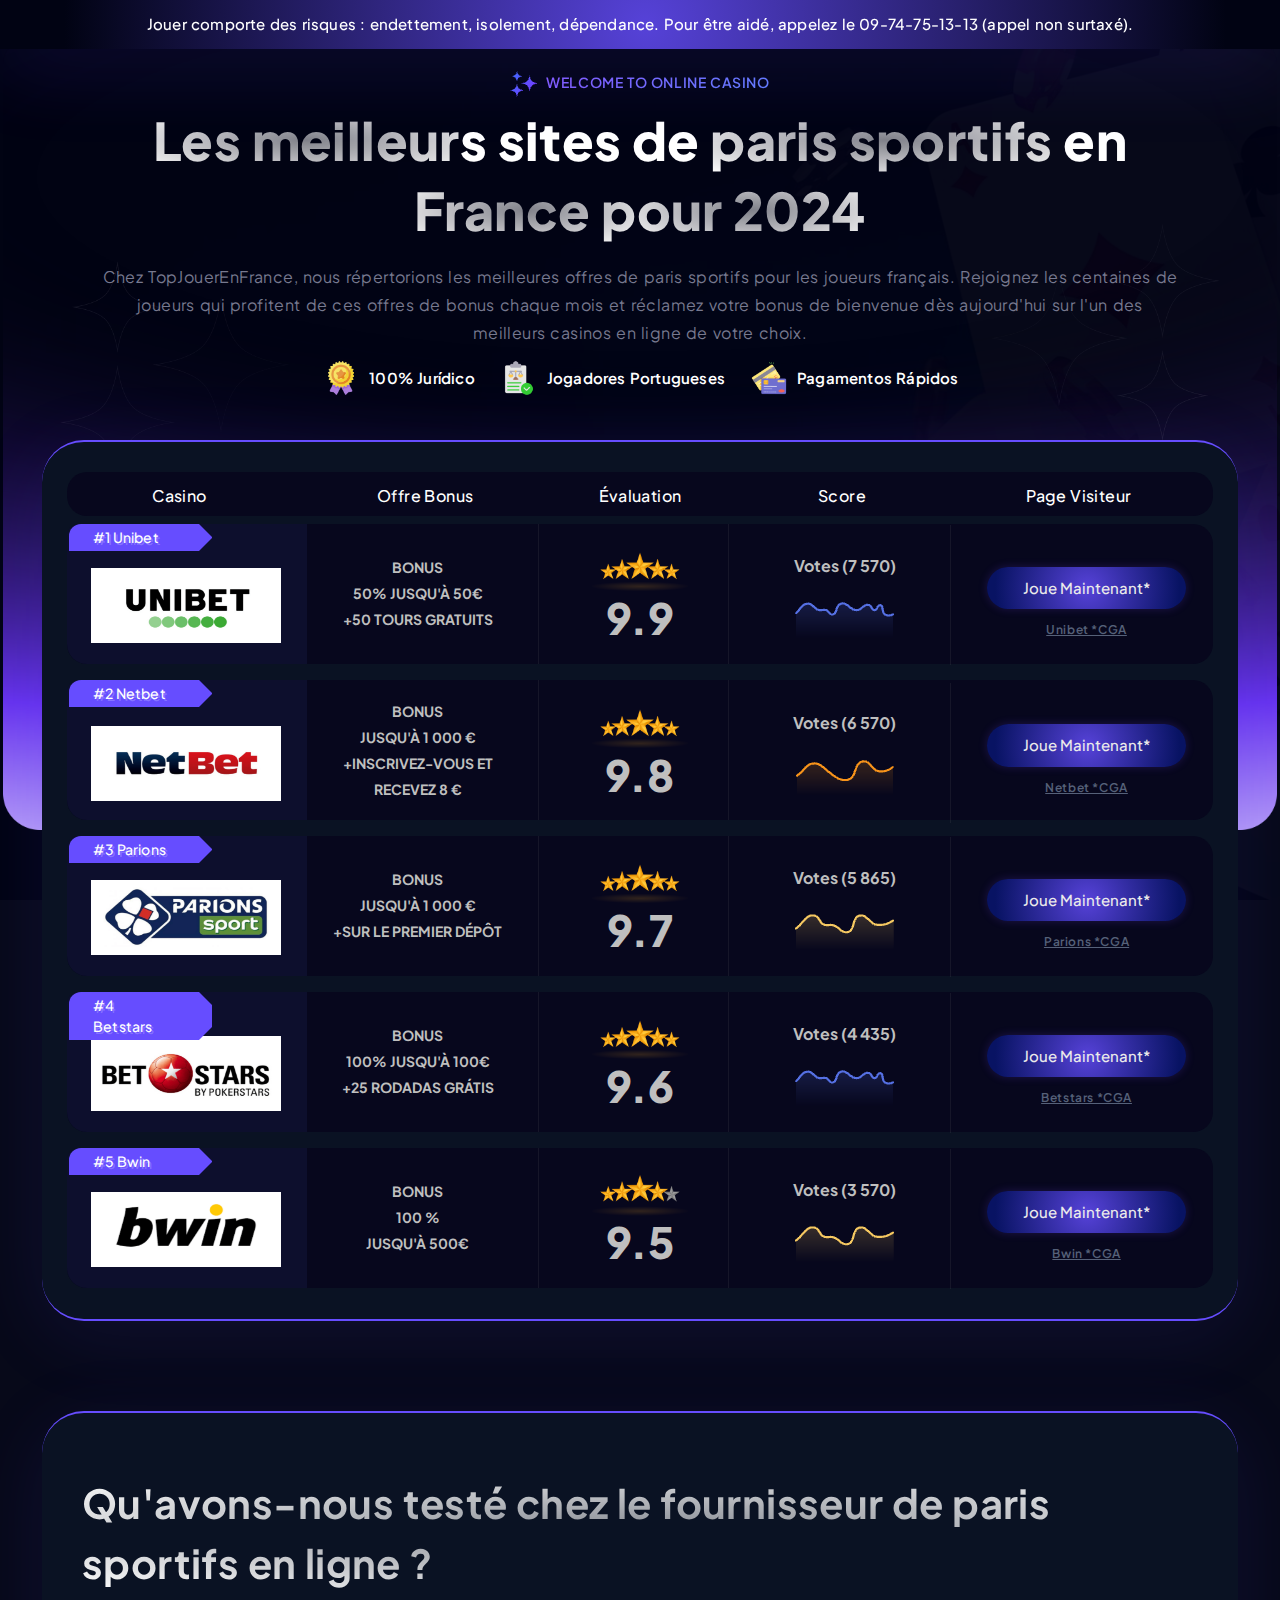
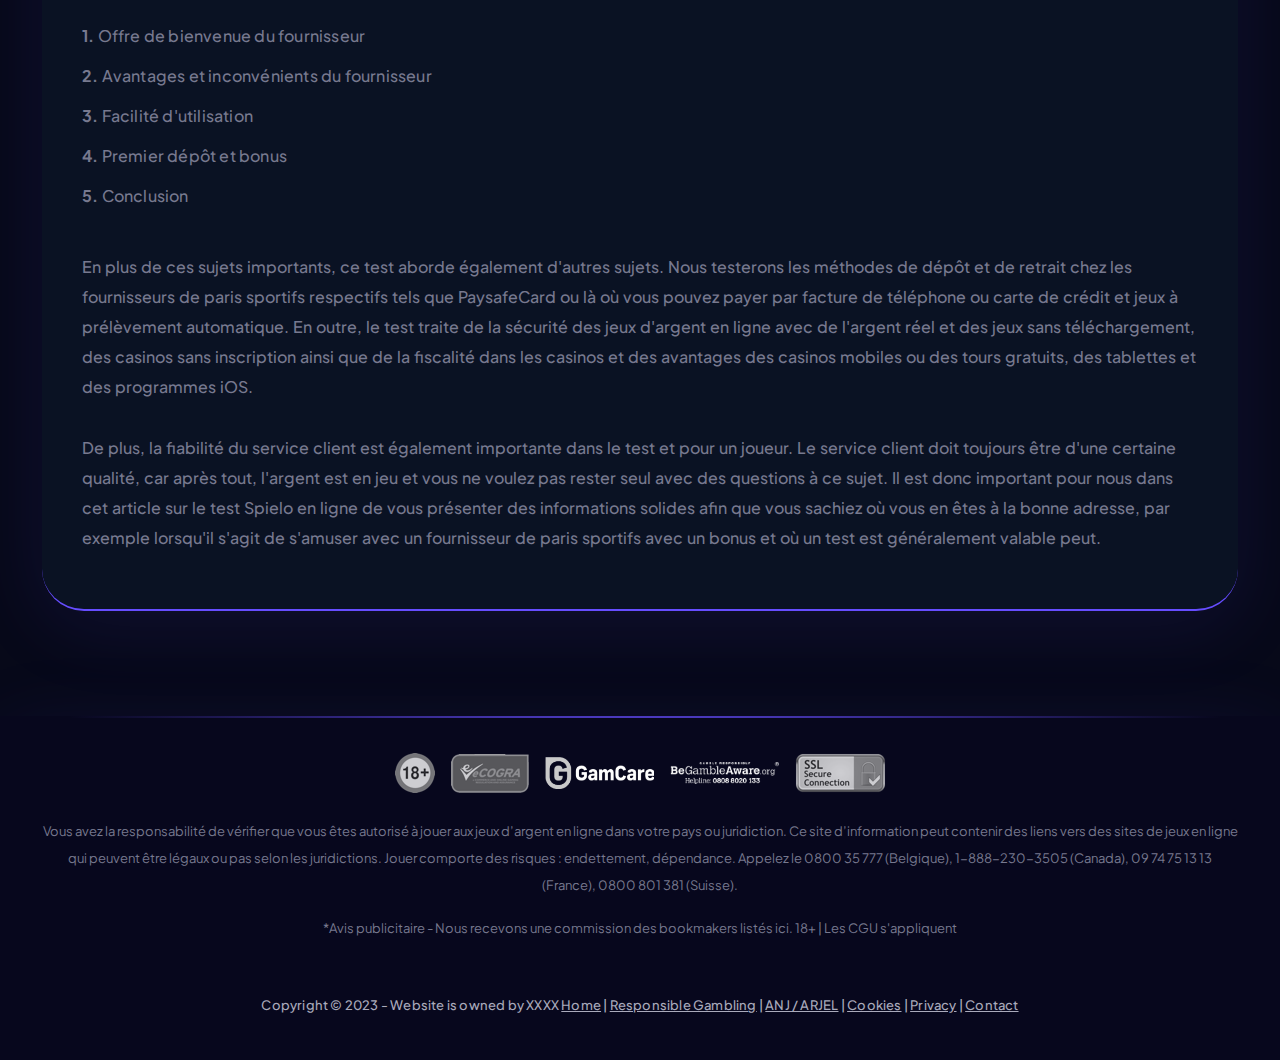
<file: index.html>
<!DOCTYPE html>
<html lang="en">
    <head>
        <meta charset="UTF-8">
        <meta name="viewport" content="width=device-width, initial-scale=1.0">
        <meta name="description" content="Les meilleurs sites de paris sportifs en France pour 2024. Chez TopJouerEnFrance, nous répertorions les meilleures offres de paris sportifs pour les joueurs français. Rejoignez les centaines de joueurs qui profitent de ces offres de bonus chaque mois et réclamez votre bonus de bienvenue dès aujourd'hui sur l'un des meilleurs casinos en ligne de votre choix.">
        <meta name="keywords" content="Best France Casino, France's Top Casinos, France Casino booking, France's Casino, Booking France Premier Casino">

        <!-- =============== Title ============== -->
        <title>Sélection n°1 des fournisseurs de paris sportifs en ligne 2024</title>
        <link rel="shortcut icon" href="images/fav-icon.png" type="image/x-icon">
        
        <!-- =============== Custom CSS ============= -->
        <link rel="stylesheet" href="css/style.css">
        <link rel="stylesheet" href="css/responsive.css">
        <link rel="stylesheet" href="css/bootstrap.min.css">

        <!-- =============== Google Fonts =================== -->
        <link rel="preconnect" href="https://fonts.googleapis.com">
        <link rel="preconnect" href="https://fonts.gstatic.com" crossorigin>
        <link href="https://fonts.googleapis.com/css2?family=Plus+Jakarta+Sans:ital,wght@0,200..800;1,200..800&display=swap" rel="stylesheet">
    </head>

    <body> 
        <!-- =============== Sticky Disclaimer Start ============== -->
        <div id="disclaimer">
            <p>
                Jouer comporte des risques : endettement, isolement, dépendance. Pour être aidé, appelez le 09-74-75-13-13 (appel non surtaxé)</a>.
            </p>
        </div>
        <!-- =============== Sticky Disclaimer End ============== -->

        
        <!-- ==================== Home Section Start ======================= -->
        <div class="home-section">
            <div class="home-content">
                <div class="container">
                    <!-- === Home Description === -->
                    <div class="home-description">
                        <h6><img src="images/Union.png" alt="Union photo"><span>Welcome to online casino</span></h6>

                        <h1><span class="home-heading-span ">Les meilleur</span>s sites de <span class="home-heading-span ">paris sportifs </span>en <span class="home-heading-span ">France p</span><span class="home-heading-span ">our 2024</span></h1>

                        <p>Chez TopJouerEnFrance, nous répertorions les meilleures offres de paris sportifs pour les joueurs français. Rejoignez les centaines de joueurs qui profitent de ces offres de bonus chaque mois et réclamez votre bonus de bienvenue dès aujourd'hui sur l'un des meilleurs casinos en ligne de votre choix.</p>
                    </div>

                    <!-- === Trust Area === -->
                    <div class="trust-area">
                        <div class="trust-content">
                            <div class="trust-description">
                                <img src="images/reward.png" alt="reward photo">
                                <p>100% Jurídico</p>
                            </div>
                            
                            <div class="trust-description">
                                <img src="images/regulation.png" alt="regulation photo">
                                <p>Jogadores Portugueses</p>
                            </div>
                            
                            <div class="trust-description">
                                <img src="images/credit-card.png" alt="credit-card photo">
                                <p>Pagamentos Rápidos</p>
                            </div>
                        </div>
                    </div>
                </div>

                <!-- === Sparkle Image Area === -->
                <div class="sparkle-area">
                    <img src="images/sparkle-1.png" class="sparkle-1">
                    <img src="images/sparkle-2.png" class="sparkle-2">
                </div>
            </div>
        </div>
        <!-- ==================== Home Section End ========================= -->


        <div id="post-2" class="container post-2">
            <!--========================= List Section Start ========================  -->
            <div class="list-main">
                
                <!-- ===== List Title Start ==== -->
                <div class="list-title d-none d-md-block p-2 py-md-1 px-md-4 mb-2">
                    <div class="row pt-2 pb-1">
                        <div class="col-5">
                            <div class="d-flex align-items-center gap-xl-5">
                                <div class="flex-fill text-center mx-auto">Casino</div>
                                <div class="flex-fill ms-md-auto text-center">Offre Bonus</div>
                            </div>
                        </div>

                        <div class="col-2">
                            <div class="text-center">Évaluation</div>
                        </div>

                        <div class="col-2">
                            <div class="text-center text-title-left">Score</div>
                        </div>

                        <div class="col-3">
                            <div class="text-center title-left">Page Visiteur</div>
                        </div>
                    </div>
                </div>
                <!-- ====== List Title End ===== -->


                <!-- ============= List Item-01 ============== -->
                <div class="list-item px-2 py-4 px-md-4 mb-md-3">
                    <div class="row align-items-center position-relative card-1">
                        <!-- === Logo & Bonus Area == -->
                        <div class="col-12 col-sm-5">
                            <div class="d-flex align-items-center gap-3 gap-xl-5">
                                <!-- == Logo == -->
                                <div class="item-logo brand-logo">
                                    <div class="half_circle"></div>
                                    <div class="arrow-ribbon">#1 Unibet</div>

                                    <a href="https://www.unibet.fr/sport" rel="nofollow" target="_blank">
                                        <img src="./images/Unibet.png" class="logo">
                                    </a>
                                </div>

                                <!-- == Bonus == -->
                                <div class="item-bonus text-center mx-auto /ms-md-auto">
                                    <p>BONUS</p>
                                    <p>50% JUSQU'À 50€</p>
                                    <p>+50 TOURS GRATUITS</p>
                                </div>
                            </div>
                        </div>


                        <!-- === Rating Area === -->
                        <div class="item-rat col-6 col-sm-2 text-center">
                            <div class="d-flex align-items-center justify-content-around d-md-block py-2 py-md-0">
                                <div class="ratings">
                                    <div class="list-star">
                                        <img src="images/star-light.png" alt="star-light" class="star-d-none">
                                        <img src="images/star-r.png" alt="star-r" class="d-md-none d-block">
                                    </div>
                                    <h5 class="item-sco">9.9</h5>
                                </div>
                                <div class="score">
                                    <div class="item-sco item-sco-1 col-12 col-sm-2 text-center d-md-none">
                                        <p class="votes-sc">Votes (7 570)</p>
                                        <img src="images/curve-1.png" alt="photo">
                                    </div>
                                </div>
                            </div>
                        </div>


                        <!-- === Button Area === -->
                        <div class="item-sco item-sco-1 col-6 col-sm-3 text-center d-none d-md-block">
                            <div class="s-img">
                                <p class="votes-sc">Votes (7 570)</p>
                                <img src="images/curve-1.png" alt="curve-1 photo">
                            </div>
                        </div>
                        <div class="item-play col-6 col-sm-2 text-center">
                            <div class="py-2 py-md-0 list-button">
                                <a href="https://www.unibet.fr/sport" class="bttn-dark">Joue Maintenant*</a>
                                <p class="getlink mb-0">
                                    <a href="https://www.unibet.fr/sport" rel="nofollow" target="_blank">Unibet *CGA</a>
                                </p>
                            </div>
                        </div>
                    </div>
                </div>


                <!-- ============= List Item-02 ============== -->
                <div class="list-item px-2 py-4 px-md-4 mb-md-3">
                    <div class="row align-items-center position-relative card-1">
                        <!-- === Logo & Bonus Area == -->
                        <div class="col-12 col-sm-5">
                            <div class="d-flex align-items-center gap-3 gap-xl-5">
                                <!-- == Logo == -->
                                <div class="item-logo brand-logo">
                                    <div class="half_circle"></div>
                                    <div class="arrow-ribbon">#2 Netbet</div>

                                    <a href="https://www.netbet.fr/" rel="nofollow" target="_blank">
                                        <img src="./images/Netbet.png" class="logo logo-top-area">
                                    </a>
                                </div>

                                <!-- == Bonus == -->
                                <div class="item-bonus text-center mx-auto /ms-md-auto">
                                    <p>BONUS</p>
                                    <p>JUSQU'À 1 000 €</p>
                                    <p>+INSCRIVEZ-VOUS ET RECEVEZ 8 €</p>
                                </div>
                            </div>
                        </div>


                        <!-- === Rating Area === -->
                        <div class="item-rat item-rat-top col-6 col-sm-2 text-center">
                            <div class="d-flex align-items-center justify-content-around d-md-block py-2 py-md-0">
                                <div class="ratings">
                                    <div class="list-star">
                                        <img src="images/star-light.png" alt="star-light" class="star-d-none">
                                        <img src="images/star-r.png" alt="star-r" class="d-md-none d-block">
                                    </div>
                                    <h5 class="item-sco">9.8</h5>
                                </div>
                                <div class="score">
                                    <div class="item-sco item-sco-1 col-12 col-sm-2 text-center d-md-none">
                                        <p class="votes-sc">Votes (6 570)</p>
                                        <img src="images/curve-2.png" alt="photo">
                                    </div>
                                </div>
                            </div>
                        </div>


                        <!-- === Button Area === -->
                        <div class="item-sco item-sco-1 col-6 col-sm-3 text-center d-none d-md-block">
                            <div class="s-img">
                                <p class="votes-sc">Votes (6 570)</p>
                                <img src="images/curve-2.png" alt="curve-1 photo">
                            </div>
                        </div>
                        <div class="item-play col-6 col-sm-2 text-center">
                            <div class="py-2 py-md-0 list-button">
                                <a href="https://www.netbet.fr/" class="bttn-dark">Joue Maintenant*</a>
                                <p class="getlink getlink-top mb-0">
                                    <a href="https://www.netbet.fr/" rel="nofollow" target="_blank">Netbet *CGA</a>
                                </p>
                            </div>
                        </div>
                    </div>
                </div>


                <!-- ============= List Item-03 ============== -->
                <div class="list-item px-2 py-4 px-md-4 mb-md-3">
                    <div class="row align-items-center position-relative card-1">
                        <!-- === Logo & Bonus Area == -->
                        <div class="col-12 col-sm-5">
                            <div class="d-flex align-items-center gap-3 gap-xl-5">
                                <!-- == Logo == -->
                                <div class="item-logo brand-logo">
                                    <div class="half_circle"></div>
                                    <div class="arrow-ribbon">#3 Parions</div>

                                    <a href="https://www.parionssport.fdj.fr/" rel="nofollow" target="_blank">
                                        <img src="./images/Parions.png" class="logo">
                                    </a>
                                </div>

                                <!-- == Bonus == -->
                                <div class="item-bonus text-center mx-auto /ms-md-auto">
                                    <p>BONUS</p>
                                    <p>JUSQU'À 1 000 €</p>
                                    <p>+SUR LE PREMIER DÉPÔT</p>
                                </div>
                            </div>
                        </div>


                        <!-- === Rating Area === -->
                        <div class="item-rat col-6 col-sm-2 text-center">
                            <div class="d-flex align-items-center justify-content-around d-md-block py-2 py-md-0">
                                <div class="ratings">
                                    <div class="list-star">
                                        <img src="images/star-light.png" alt="star-light" class="star-d-none">
                                        <img src="images/star-r.png" alt="star-r" class="d-md-none d-block">
                                    </div>
                                    <h5 class="item-sco">9.7</h5>
                                </div>
                                <div class="score">
                                    <div class="item-sco item-sco-1 col-12 col-sm-2 text-center d-md-none">
                                        <p class="votes-sc">Votes (5 865)</p>
                                        <img src="images/curve-3.png" alt="photo">
                                    </div>
                                </div>
                            </div>
                        </div>


                        <!-- === Button Area === -->
                        <div class="item-sco item-sco-1 col-6 col-sm-3 text-center d-none d-md-block">
                            <div class="s-img">
                                <p class="votes-sc">Votes (5 865)</p>
                                <img src="images/curve-3.png" alt="curve-1 photo">
                            </div>
                        </div>
                        <div class="item-play col-6 col-sm-2 text-center">
                            <div class="py-2 py-md-0 list-button">
                                <a href="https://www.parionssport.fdj.fr/" class="bttn-dark">Joue Maintenant*</a>
                                <p class="getlink mb-0">
                                    <a href="https://www.parionssport.fdj.fr/" rel="nofollow" target="_blank">Parions *CGA</a>
                                </p>
                            </div>
                        </div>
                    </div>
                </div>


                <!-- ============= List Item-04 ============== -->
                <div class="list-item px-2 py-4 px-md-4 mb-md-3">
                    <div class="row align-items-center position-relative card-1">
                        <!-- === Logo & Bonus Area == -->
                        <div class="col-12 col-sm-5">
                            <div class="d-flex align-items-center gap-3 gap-xl-5">
                                <!-- == Logo == -->
                                <div class="item-logo brand-logo">
                                    <div class="half_circle"></div>
                                    <div class="arrow-ribbon">#4 Betstars</div>

                                    <a href="https://www.pokerstars.fr/sports/" rel="nofollow" target="_blank">
                                        <img src="./images/Betstars.png" class="logo">
                                    </a>
                                </div>

                                <!-- == Bonus == -->
                                <div class="item-bonus text-center mx-auto /ms-md-auto">
                                    <p>BONUS</p>
                                    <p>100% JUSQU'À 100€</p>
                                    <p>+25 RODADAS GRÁTIS</p>
                                </div>
                            </div>
                        </div>


                        <!-- === Rating Area === -->
                        <div class="item-rat col-6 col-sm-2 text-center">
                            <div class="d-flex align-items-center justify-content-around d-md-block py-2 py-md-0">
                                <div class="ratings">
                                    <div class="list-star">
                                        <img src="images/star-light.png" alt="star-light" class="star-d-none">
                                        <img src="images/star-r.png" alt="star-r" class="d-md-none d-block">
                                    </div>
                                    <h5 class="item-sco">9.6</h5>
                                </div>
                                <div class="score">
                                    <div class="item-sco item-sco-1 col-12 col-sm-2 text-center d-md-none">
                                        <p class="votes-sc">Votes (4 435)</p>
                                        <img src="images/curve-1.png" alt="photo">
                                    </div>
                                </div>
                            </div>
                        </div>


                        <!-- === Button Area === -->
                        <div class="item-sco item-sco-1 col-6 col-sm-3 text-center d-none d-md-block">
                            <div class="s-img">
                                <p class="votes-sc">Votes (4 435)</p>
                                <img src="images/curve-1.png" alt="curve-1 photo">
                            </div>
                        </div>
                        <div class="item-play col-6 col-sm-2 text-center">
                            <div class="py-2 py-md-0 list-button">
                                <a href="https://www.pokerstars.fr/sports/" class="bttn-dark">Joue Maintenant*</a>
                                <p class="getlink mb-0">
                                    <a href="https://www.pokerstars.fr/sports/" rel="nofollow" target="_blank">Betstars *CGA</a>
                                </p>
                            </div>
                        </div>
                    </div>
                </div>


                <!-- ============= List Item-05 ============== -->
                <div class="list-item list-item-top-1 px-2 py-4 px-md-4 mb-md-3">
                    <div class="row align-items-center position-relative card-1">
                        <!-- === Logo & Bonus Area == -->
                        <div class="col-12 col-sm-5">
                            <div class="d-flex align-items-center gap-3 gap-xl-5">
                                <!-- == Logo == -->
                                <div class="item-logo brand-logo">
                                    <div class="half_circle"></div>
                                    <div class="arrow-ribbon">#5 Bwin</div>

                                    <a href="https://sports.bwin.fr/fr/sports" rel="nofollow" target="_blank">
                                        <img src="./images/Bwin.png" class="logo">
                                    </a>
                                </div>

                                <!-- == Bonus == -->
                                <div class="item-bonus text-center mx-auto /ms-md-auto">
                                    <p>BONUS</p>
                                    <p>100 %</p>
                                    <p>JUSQU'À 500€</p>
                                </div>
                            </div>
                        </div>


                        <!-- === Rating Area === -->
                        <div class="item-rat col-6 col-sm-2 text-center">
                            <div class="d-flex align-items-center justify-content-around d-md-block py-2 py-md-0">
                                <div class="ratings">
                                    <div class="list-star">
                                        <img src="images/star-dark.png" alt="star-dark" class="star-d-none">
                                        <img src="images/star-r-2.png" alt="star-r-2" class="d-md-none d-block">
                                    </div>
                                    <h5 class="item-sco">9.5</h5>
                                </div>
                                <div class="score">
                                    <div class="item-sco item-sco-1 col-12 col-sm-2 text-center d-md-none">
                                        <p class="votes-sc">Votes (3 570)</p>
                                        <img src="images/curve-3.png" alt="photo">
                                    </div>
                                </div>
                            </div>
                        </div>


                        <!-- === Button Area === -->
                        <div class="item-sco item-sco-1 col-6 col-sm-3 text-center d-none d-md-block">
                            <div class="s-img">
                                <p class="votes-sc">Votes (3 570)</p>
                                <img src="images/curve-3.png" alt="curve-1 photo">
                            </div>
                        </div>
                        <div class="item-play col-6 col-sm-2 text-center">
                            <div class="py-2 py-md-0 list-button">
                                <a href="https://sports.bwin.fr/fr/sports" class="bttn-dark">Joue Maintenant*</a>
                                <p class="getlink mb-0">
                                    <a href="https://sports.bwin.fr/fr/sports" rel="nofollow" target="_blank">Bwin *CGA</a>
                                </p>
                            </div>
                        </div>
                    </div>
                </div>
            </div>
            <!-- ======================= List Section End ========================== -->



            <!-- ========================= List Description Start ==================== -->
            <div class="list-section">
                <div class="list-content">
                    <h2>Qu'avons-nous testé chez le fournisseur de paris sportifs en ligne ?</h2>

                    <ul>
                        <li><strong>1.</strong> Offre de bienvenue du fournisseur</li>
                        <li><strong>2.</strong> Avantages et inconvénients du fournisseur</li>
                        <li><strong>3.</strong> Facilité d'utilisation</li>
                        <li><strong>4.</strong> Premier dépôt et bonus</li>
                        <li><strong>5.</strong> Conclusion</li>
                    </ul>
    
                    <p>En plus de ces sujets importants, ce test aborde également d'autres sujets. Nous testerons les méthodes de dépôt et de retrait chez les fournisseurs de paris sportifs respectifs tels que PaysafeCard ou là où vous pouvez payer par facture de téléphone ou carte de crédit et jeux à prélèvement automatique. En outre, le test traite de la sécurité des jeux d'argent en ligne avec de l'argent réel et des jeux sans téléchargement, des casinos sans inscription ainsi que de la fiscalité dans les casinos et des avantages des casinos mobiles ou des tours gratuits, des tablettes et des programmes iOS.</p>
    
                    <p>De plus, la fiabilité du service client est également importante dans le test et pour un joueur. Le service client doit toujours être d'une certaine qualité, car après tout, l'argent est en jeu et vous ne voulez pas rester seul avec des questions à ce sujet. Il est donc important pour nous dans cet article sur le test Spielo en ligne de vous présenter des informations solides afin que vous sachiez où vous en êtes à la bonne adresse, par exemple lorsqu'il s'agit de s'amuser avec un fournisseur de paris sportifs avec un bonus et où un test est généralement valable peut.</p>
                </div>
            </div>
            <!-- ========================= List Description End ====================== -->
        </div> 


        
        <!-- =========================== Footer Start ======================== -->
        <div class="footer">
            <div class="container">
                <div class="footer-license-images">
                    <img class="footer-ico" src="images/18+.png" loading="lazy">

                    <a href="https://ecogra.org/">
                        <img class="footer-ico footer-icon-sm-xsm" src="images/e-cogra.png" loading="lazy">
                    </a>

                    <a href="https://www.gamcare.org.uk/">
                        <img class="footer-ico  footer-icon-sm-1" src="images/gamcare.png" loading="lazy">
                    </a>

                    <a href="https://www.begambleaware.org/">
                        <img class="footer-ico  footer-icon-sm-1" src="images/BeGambleAware.png" loading="lazy">
                    </a>

                    <img class="footer-ico  footer-icon-sm-xsm" src="images/ssl-secure.png" loading="lazy">
                </div>
            

                <p class="footer-p-a"> Vous avez la responsabilité de vérifier que vous êtes autorisé à jouer aux jeux d’argent en ligne dans votre pays ou juridiction. Ce site d’information peut contenir des liens vers des sites de jeux en ligne qui peuvent être légaux ou pas selon les juridictions. Jouer comporte des risques : endettement, dépendance. Appelez le 0800 35 777 (Belgique), 1-888-230-3505 (Canada), 09 74 75 13 13 (France), 0800 801 381 (Suisse).
                </p>

                <p class="footer-p-note">*Avis publicitaire - Nous recevons une commission des bookmakers listés ici. 18+ | Les CGU s'appliquent</p>
            </div>

            <div class="container text-center py-2">
                <p class="footer-copyright">
                    Copyright © 2023 - Website is owned by XXXX <a href="index.html">Home</a> | <a href="responsible.html">Responsible Gambling</a> | <a href="arjel.html"> ANJ / ARJEL</a> | <a href="cookie.html">Cookies</a> | <a href="privacy.html">Privacy</a> | <a href="/kontakt/index.php">Contact</a>
                </p>
            </div>
        </div>
        <!-- =========================== Footer End =========================== -->

        
        <script src="js/bootstrap.min.js.download"></script>
    </body>
</html>
</file>
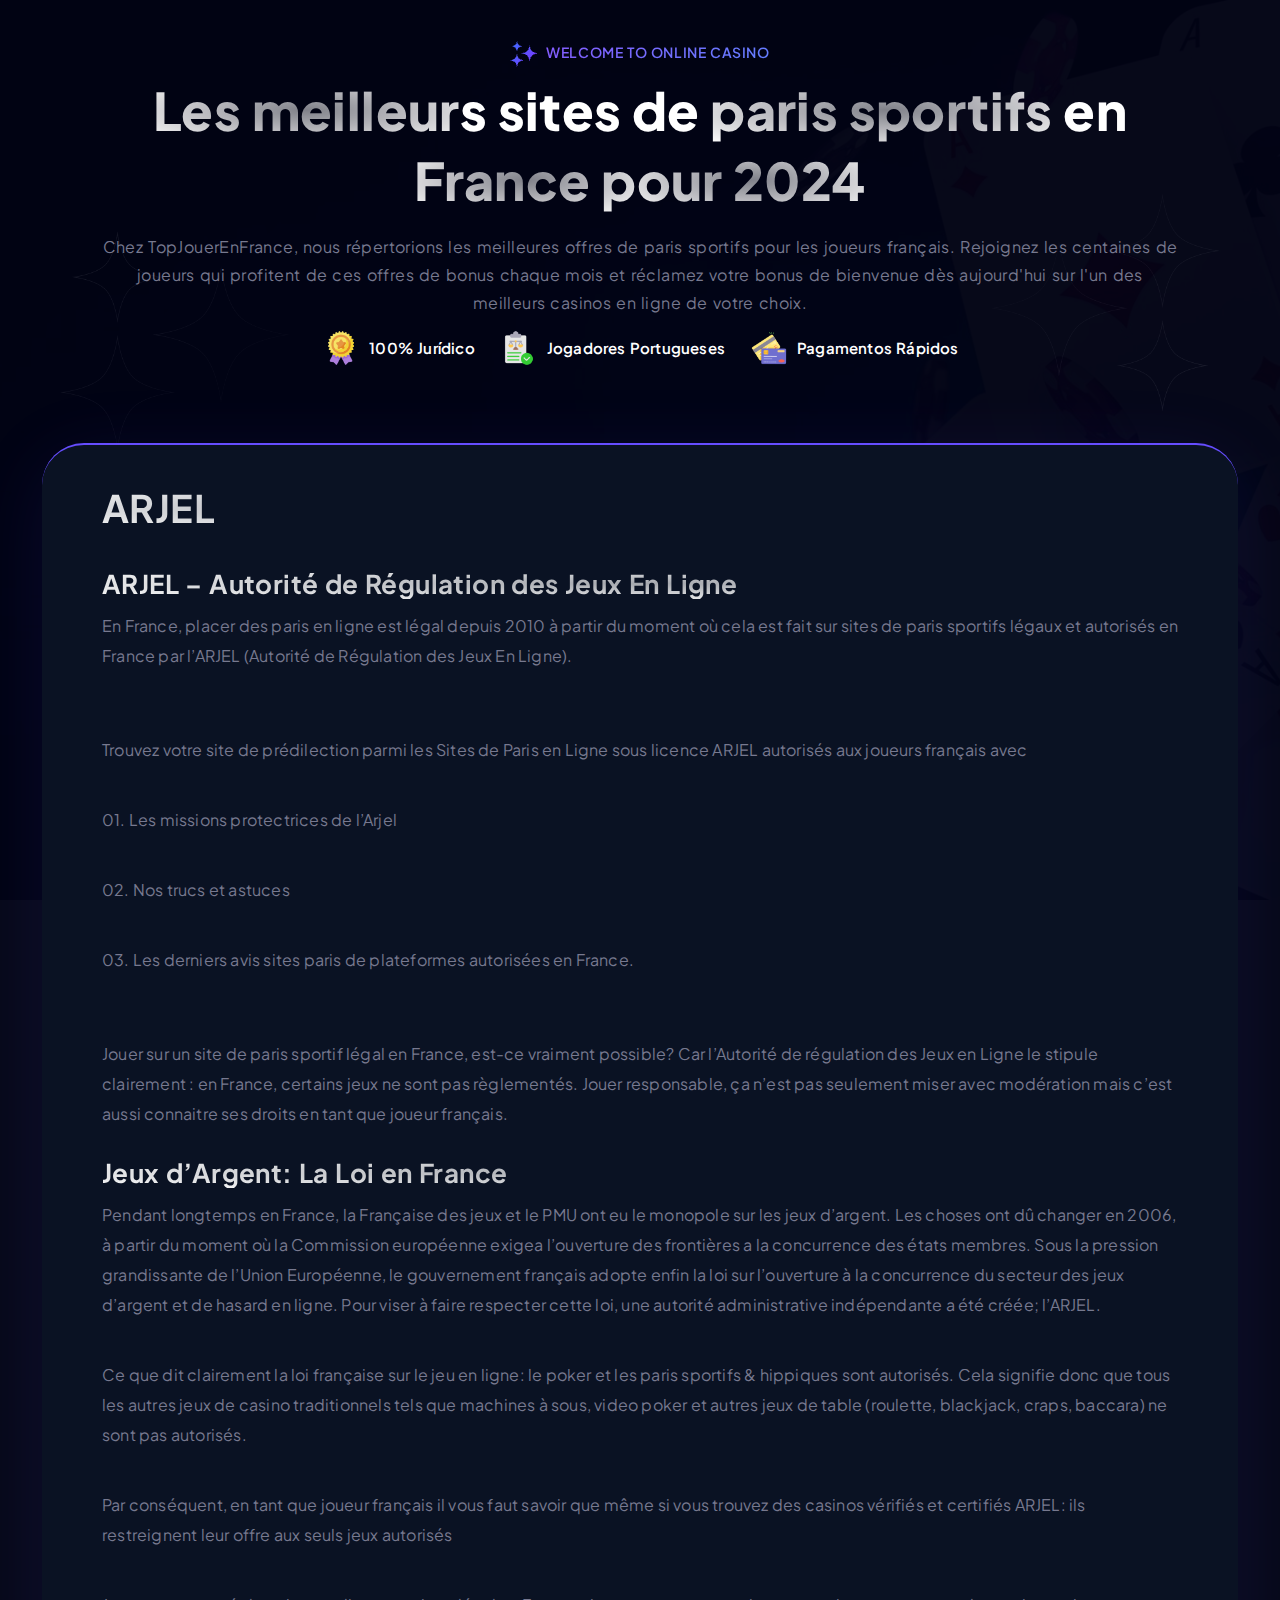
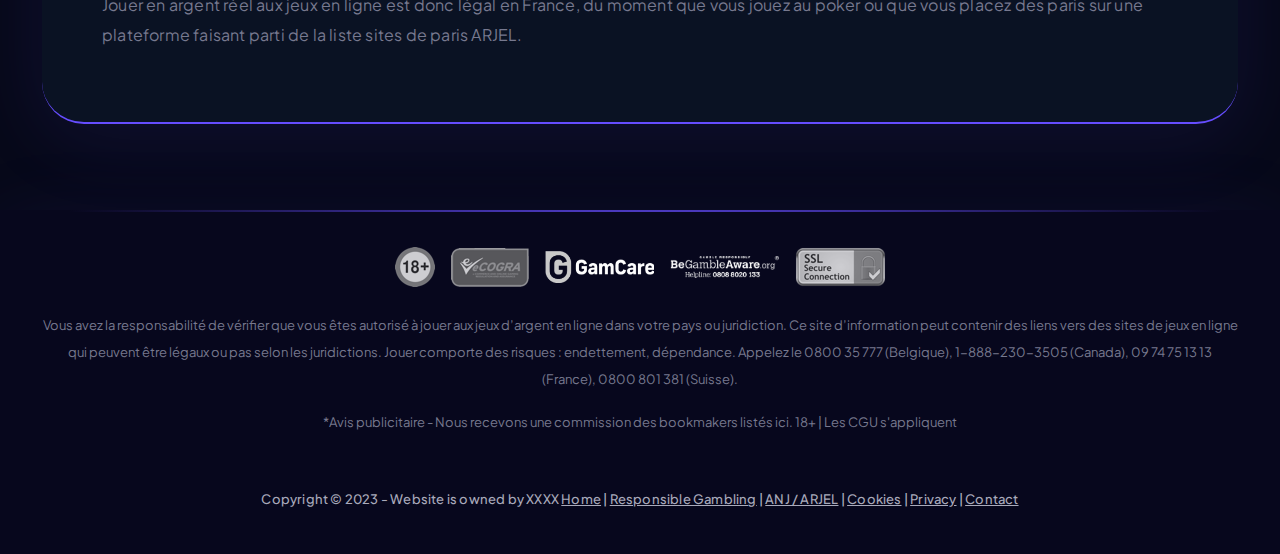
<file: arjel.html>
<!DOCTYPE html>
<html lang="en">
    <head>
        <meta charset="UTF-8">
        <meta name="viewport" content="width=device-width, initial-scale=1.0">
        <meta name="description" content="Les meilleurs sites de paris sportifs en France pour 2024. Chez TopJouerEnFrance, nous répertorions les meilleures offres de paris sportifs pour les joueurs français. Rejoignez les centaines de joueurs qui profitent de ces offres de bonus chaque mois et réclamez votre bonus de bienvenue dès aujourd'hui sur l'un des meilleurs casinos en ligne de votre choix.">
        <meta name="keywords" content="Best France Casino, France's Top Casinos, France Casino booking, France's Casino, Booking France Premier Casino">

        <!-- =============== Title ============== -->
        <title>Sélection n°1 des fournisseurs de paris sportifs en ligne 2024</title>
        <link rel="shortcut icon" href="images/fav-icon.png" type="image/x-icon">
        
        <!-- =============== Custom CSS ============= -->
        <link rel="stylesheet" href="css/style.css">
        <link rel="stylesheet" href="css/responsive.css">
        <link rel="stylesheet" href="css/bootstrap.min.css">

        <!-- =============== Google Fonts =================== -->
        <link rel="preconnect" href="https://fonts.googleapis.com">
        <link rel="preconnect" href="https://fonts.gstatic.com" crossorigin>
        <link href="https://fonts.googleapis.com/css2?family=Plus+Jakarta+Sans:ital,wght@0,200..800;1,200..800&display=swap" rel="stylesheet">
    </head>

    <body> 
        <!-- ==================== Home Section Start ======================= -->
        <div class="home-section home-section-2">
            <div class="container">
                <!-- === Home Description === -->
                <div class="home-description">
                    <h6><img src="images/Union.png" alt="Union photo"><span>Welcome to online casino</span></h6>

                    <h1><span class="home-heading-span ">Les meilleur</span>s sites de <span class="home-heading-span ">paris sportifs </span>en <span class="home-heading-span ">France p</span><span class="home-heading-span ">our 2024</span></h1>

                    <p>Chez TopJouerEnFrance, nous répertorions les meilleures offres de paris sportifs pour les joueurs français. Rejoignez les centaines de joueurs qui profitent de ces offres de bonus chaque mois et réclamez votre bonus de bienvenue dès aujourd'hui sur l'un des meilleurs casinos en ligne de votre choix.</p>
                </div>

                <!-- === Trust Area === -->
                <div class="trust-area">
                    <div class="trust-content">
                        <div class="trust-description">
                            <img src="images/reward.png" alt="reward photo">
                            <p>100% Jurídico</p>
                        </div>
                        
                        <div class="trust-description">
                            <img src="images/regulation.png" alt="regulation photo">
                            <p>Jogadores Portugueses</p>
                        </div>
                        
                        <div class="trust-description">
                            <img src="images/credit-card.png" alt="credit-card photo">
                            <p>Pagamentos Rápidos</p>
                        </div>
                    </div>
                </div>
            </div>

            <!-- === Sparkle Image Area === -->
            <div class="sparkle-area">
                <img src="images/sparkle-1.png" class="sparkle-1">
                <img src="images/sparkle-2.png" class="sparkle-2">
            </div>
        </div>
        <!-- ==================== Home Section End ========================= -->



        <div class="footer-cp-content">
            <div class="footer-content">
                <div class="footer-cp-bg pb-3">
                    <div class="container">
                        <div class="footer-txt">
                            <h2>Arjel</h2>
              
                            <div class="entry-content" itemprop="text">&nbsp; &nbsp; &nbsp; &nbsp; &nbsp; &nbsp;&nbsp;  
                                <div class="page-content">
                                    <h5>ARJEL – Autorité de Régulation des Jeux En Ligne</h5>
                                    <p>En France, placer des paris en ligne est légal depuis 2010 à partir du moment où cela est fait sur sites de paris sportifs légaux et autorisés en France par l’ARJEL (Autorité de Régulation des Jeux En Ligne).
                                    </p>
                                    <br>

                                    <p>Trouvez votre site de prédilection parmi les Sites de Paris en Ligne sous licence ARJEL autorisés aux joueurs français avec</p>
                                    <p>01. Les missions protectrices de l’Arjel</p>
                                    <p>02. Nos trucs et astuces</p>
                                    <p>03. Les derniers avis sites paris de plateformes autorisées en France.</p>
                                    <br>

                                    <p>Jouer sur un site de paris sportif légal en France, est-ce vraiment possible? Car l’Autorité de régulation des Jeux en Ligne le stipule clairement : en France, certains jeux ne sont pas règlementés. Jouer responsable, ça n’est pas seulement miser avec modération mais c’est aussi connaitre ses droits en tant que joueur français.</p>
                        
                                    
                                    <h5>Jeux d’Argent: La Loi en France</h5>
                                    <p>Pendant longtemps en France, la Française des jeux et le PMU ont eu le monopole sur les jeux d’argent. Les choses ont dû changer en 2006, à partir du moment où la Commission européenne exigea l’ouverture des frontières a la concurrence des états membres. Sous la pression grandissante de l’Union Européenne, le gouvernement français adopte enfin la loi sur l’ouverture à la concurrence du secteur des jeux d’argent et de hasard en ligne. Pour viser à faire respecter cette loi, une autorité administrative indépendante a été créée; l’ARJEL.</p>

                                    <p>Ce que dit clairement la loi française sur le jeu en ligne: le poker et les paris sportifs & hippiques sont autorisés. Cela signifie donc que tous les autres jeux de casino traditionnels tels que machines à sous, video poker et autres jeux de table (roulette, blackjack, craps, baccara) ne sont pas autorisés.</p>

                                    <p>Par conséquent, en tant que joueur français il vous faut savoir que même si vous trouvez des casinos vérifiés et certifiés ARJEL: ils restreignent leur offre aux seuls jeux autorisés</p>
                                    <p>Jouer en argent réel aux jeux en ligne est donc légal en France, du moment que vous jouez au poker ou que vous placez des paris sur une plateforme faisant parti de la liste sites de paris ARJEL.</p>
            
                                </div>&nbsp; &nbsp; &nbsp; &nbsp;&nbsp;
                            </div>
                        </div>
                    </div>
                </div>
            </div>
        </div>



        <!-- =========================== Footer Start ======================== -->
        <div class="footer">
            <div class="container">
                <div class="footer-license-images">
                    <img class="footer-ico" src="images/18+.png" loading="lazy">

                    <a href="https://ecogra.org/">
                        <img class="footer-ico footer-icon-sm-xsm" src="images/e-cogra.png" loading="lazy">
                    </a>

                    <a href="https://www.gamcare.org.uk/">
                        <img class="footer-ico  footer-icon-sm-1" src="images/gamcare.png" loading="lazy">
                    </a>

                    <a href="https://www.begambleaware.org/">
                        <img class="footer-ico  footer-icon-sm-1" src="images/BeGambleAware.png" loading="lazy">
                    </a>

                    <img class="footer-ico  footer-icon-sm-xsm" src="images/ssl-secure.png" loading="lazy">
                </div>
            

                <p class="footer-p-a"> Vous avez la responsabilité de vérifier que vous êtes autorisé à jouer aux jeux d’argent en ligne dans votre pays ou juridiction. Ce site d’information peut contenir des liens vers des sites de jeux en ligne qui peuvent être légaux ou pas selon les juridictions. Jouer comporte des risques : endettement, dépendance. Appelez le 0800 35 777 (Belgique), 1-888-230-3505 (Canada), 09 74 75 13 13 (France), 0800 801 381 (Suisse).
                </p>

                <p class="footer-p-note">*Avis publicitaire - Nous recevons une commission des bookmakers listés ici. 18+ | Les CGU s'appliquent</p>
            </div>

            <div class="container text-center py-2">
                <p class="footer-copyright">
                    Copyright © 2023 - Website is owned by XXXX <a href="index.html">Home</a> | <a href="responsible.html">Responsible Gambling</a> | <a href="arjel.html"> ANJ / ARJEL</a> | <a href="cookie.html">Cookies</a> | <a href="privacy.html">Privacy</a> | <a href="/kontakt/index.php">Contact</a>
                </p>
            </div>
        </div>
        <!-- =========================== Footer End =========================== -->

        <script src="js/bootstrap.min.js.download"></script>
    </body>
</html>
</file>
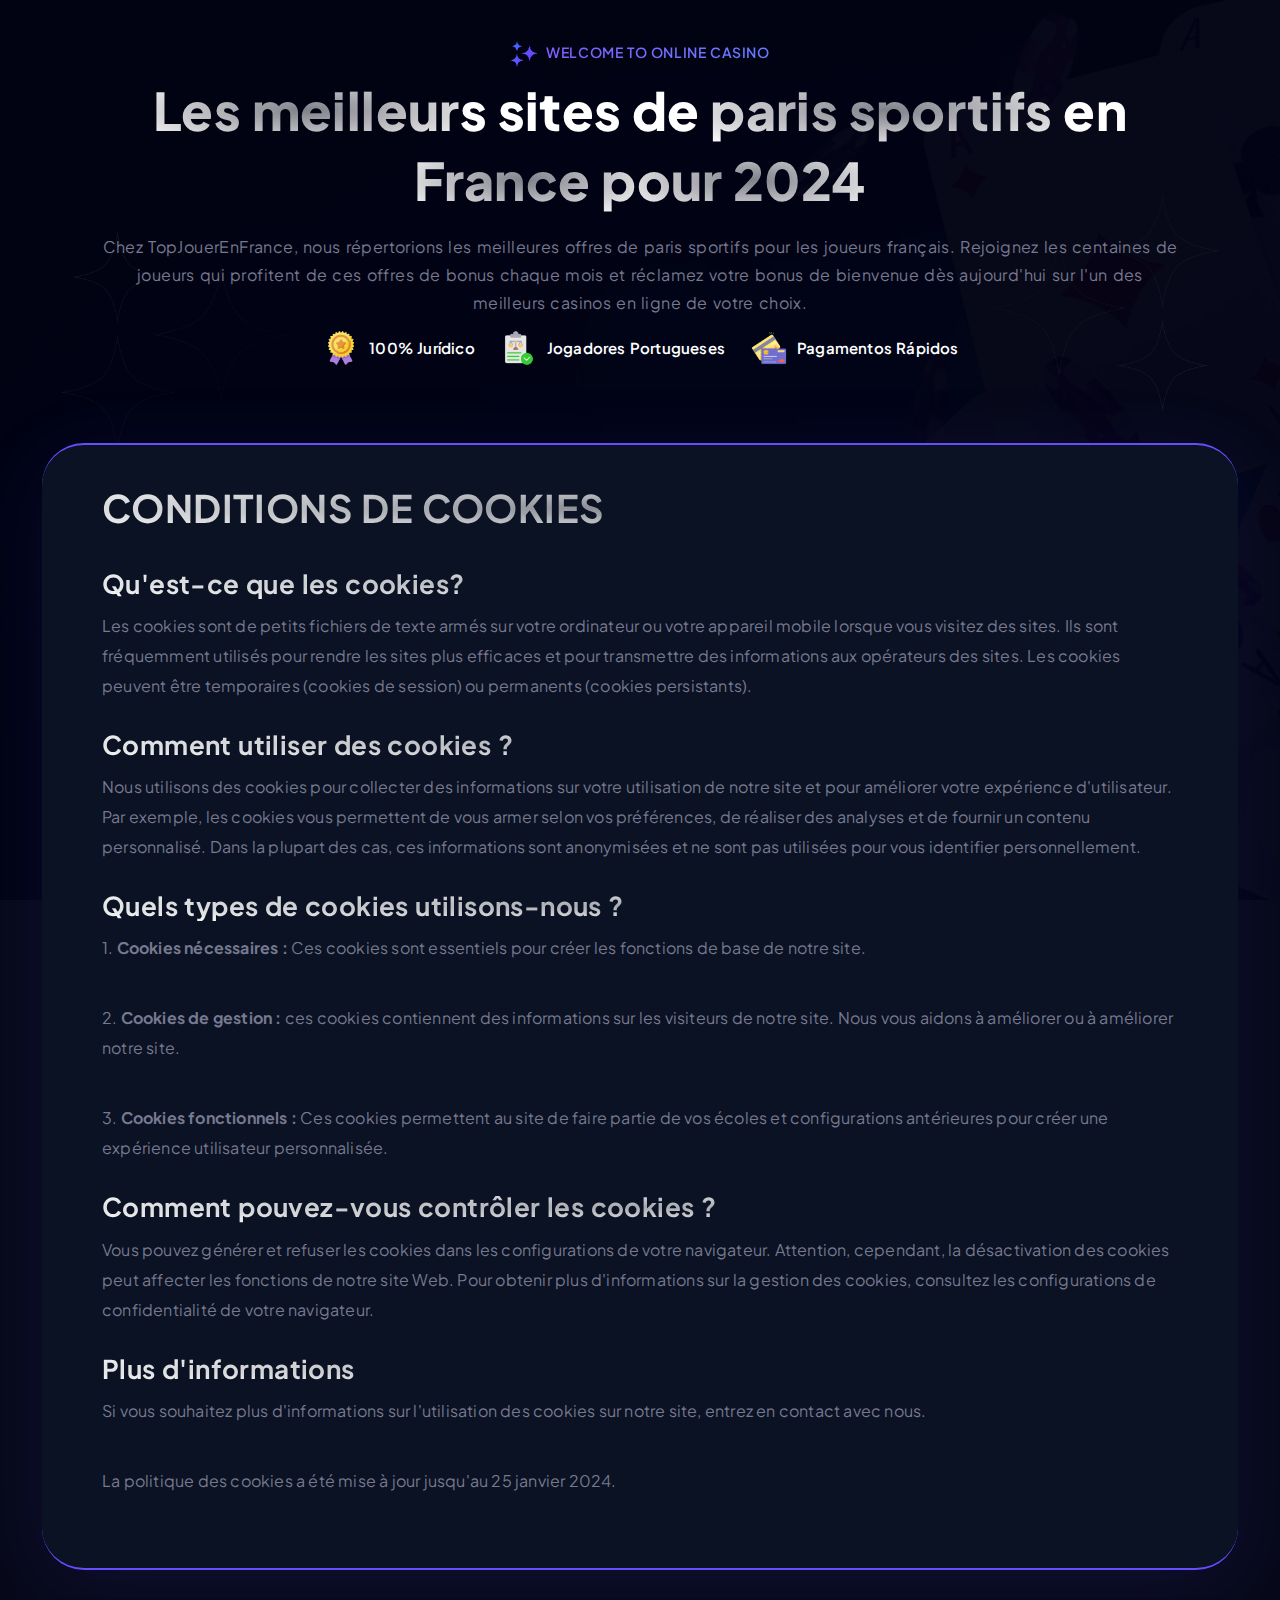
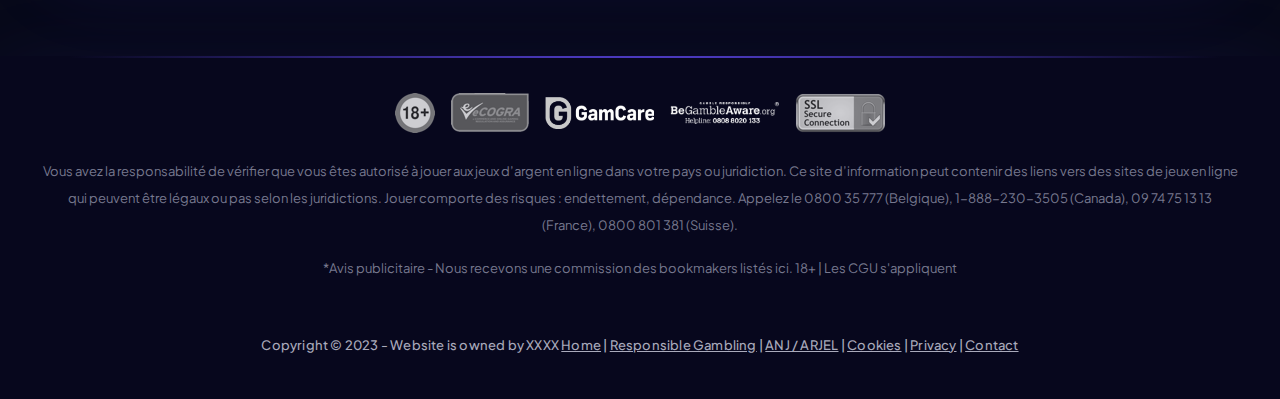
<file: cookie.html>
<!DOCTYPE html>
<html lang="en">
    <head>
        <meta charset="UTF-8">
        <meta name="viewport" content="width=device-width, initial-scale=1.0">
        <meta name="description" content="Les meilleurs sites de paris sportifs en France pour 2024. Chez TopJouerEnFrance, nous répertorions les meilleures offres de paris sportifs pour les joueurs français. Rejoignez les centaines de joueurs qui profitent de ces offres de bonus chaque mois et réclamez votre bonus de bienvenue dès aujourd'hui sur l'un des meilleurs casinos en ligne de votre choix.">
        <meta name="keywords" content="Best France Casino, France's Top Casinos, France Casino booking, France's Casino, Booking France Premier Casino">

        <!-- =============== Title ============== -->
        <title>Sélection n°1 des fournisseurs de paris sportifs en ligne 2024</title>
        <link rel="shortcut icon" href="images/fav-icon.png" type="image/x-icon">
        
        <!-- =============== Custom CSS ============= -->
        <link rel="stylesheet" href="css/style.css">
        <link rel="stylesheet" href="css/responsive.css">
        <link rel="stylesheet" href="css/bootstrap.min.css">

        <!-- =============== Google Fonts =================== -->
        <link rel="preconnect" href="https://fonts.googleapis.com">
        <link rel="preconnect" href="https://fonts.gstatic.com" crossorigin>
        <link href="https://fonts.googleapis.com/css2?family=Plus+Jakarta+Sans:ital,wght@0,200..800;1,200..800&display=swap" rel="stylesheet">
    </head>

    <body> 
        <!-- ==================== Home Section Start ======================= -->
        <div class="home-section home-section-2">
            <div class="container">
                <!-- === Home Description === -->
                <div class="home-description">
                    <h6><img src="images/Union.png" alt="Union photo"><span>Welcome to online casino</span></h6>

                    <h1><span class="home-heading-span ">Les meilleur</span>s sites de <span class="home-heading-span ">paris sportifs </span>en <span class="home-heading-span ">France p</span><span class="home-heading-span ">our 2024</span></h1>

                    <p>Chez TopJouerEnFrance, nous répertorions les meilleures offres de paris sportifs pour les joueurs français. Rejoignez les centaines de joueurs qui profitent de ces offres de bonus chaque mois et réclamez votre bonus de bienvenue dès aujourd'hui sur l'un des meilleurs casinos en ligne de votre choix.</p>
                </div>

                <!-- === Trust Area === -->
                <div class="trust-area">
                    <div class="trust-content">
                        <div class="trust-description">
                            <img src="images/reward.png" alt="reward photo">
                            <p>100% Jurídico</p>
                        </div>
                        
                        <div class="trust-description">
                            <img src="images/regulation.png" alt="regulation photo">
                            <p>Jogadores Portugueses</p>
                        </div>
                        
                        <div class="trust-description">
                            <img src="images/credit-card.png" alt="credit-card photo">
                            <p>Pagamentos Rápidos</p>
                        </div>
                    </div>
                </div>
            </div>

            <!-- === Sparkle Image Area === -->
            <div class="sparkle-area">
                <img src="images/sparkle-1.png" class="sparkle-1">
                <img src="images/sparkle-2.png" class="sparkle-2">
            </div>
        </div>
        <!-- ==================== Home Section End ========================= -->



        <div class="footer-cp-content">
            <div class="footer-content">
                <div class="footer-cp-bg pb-3">
                    <div class="container">
                        <div class="footer-txt">
                            <h2>Conditions de cookies</h2>
              
                            <div class="entry-content" itemprop="text">&nbsp; &nbsp; &nbsp; &nbsp; &nbsp; &nbsp;&nbsp;  
                                <div class="page-content">
                                    <h5>Qu'est-ce que les cookies?</h5>
                                    <p>Les cookies sont de petits fichiers de texte armés sur votre ordinateur ou votre appareil mobile lorsque vous visitez des sites. Ils sont fréquemment utilisés pour rendre les sites plus efficaces et pour transmettre des informations aux opérateurs des sites. Les cookies peuvent être temporaires (cookies de session) ou permanents (cookies persistants).
                                    </p>
                                    
                                    <h5>Comment utiliser des cookies ?</h5>
                                    <p>Nous utilisons des cookies pour collecter des informations sur votre utilisation de notre site et pour améliorer votre expérience d'utilisateur. Par exemple, les cookies vous permettent de vous armer selon vos préférences, de réaliser des analyses et de fournir un contenu personnalisé. Dans la plupart des cas, ces informations sont anonymisées et ne sont pas utilisées pour vous identifier personnellement.</p>
                                    
                                    <h5>Quels types de cookies utilisons-nous ?</h5>
                                    <p>1. <strong>Cookies nécessaires :  </strong> Ces cookies sont essentiels pour créer les fonctions de base de notre site.</p>
                                    <p>2. <strong>Cookies de gestion : </strong>  ces cookies contiennent des informations sur les visiteurs de notre site. Nous vous aidons à améliorer ou à améliorer notre site.</p>
                                    <p>3. <strong>Cookies fonctionnels :  </strong> Ces cookies permettent au site de faire partie de vos écoles et configurations antérieures pour créer une expérience utilisateur personnalisée.</p>
                                    
                                    <h5>Comment pouvez-vous contrôler les cookies ?</h5>
                                    <p>Vous pouvez générer et refuser les cookies dans les configurations de votre navigateur. Attention, cependant, la désactivation des cookies peut affecter les fonctions de notre site Web. Pour obtenir plus d'informations sur la gestion des cookies, consultez les configurations de confidentialité de votre navigateur.</p>
                                    
                                    <h5>Plus d'informations</h5>
                                    <p>Si vous souhaitez plus d'informations sur l'utilisation des cookies sur notre site, entrez en contact avec nous.</p>
                                    
                                    <p>La politique des cookies a été mise à jour jusqu'au 25 janvier 2024.</p>
            
                                </div>&nbsp; &nbsp; &nbsp; &nbsp;&nbsp;
                            </div>
                        </div>    
            
                    </div>
                </div>
            </div>
        </div>



        <!-- =========================== Footer Start ======================== -->
        <div class="footer">
            <div class="container">
                <div class="footer-license-images">
                    <img class="footer-ico" src="images/18+.png" loading="lazy">

                    <a href="https://ecogra.org/">
                        <img class="footer-ico footer-icon-sm-xsm" src="images/e-cogra.png" loading="lazy">
                    </a>

                    <a href="https://www.gamcare.org.uk/">
                        <img class="footer-ico  footer-icon-sm-1" src="images/gamcare.png" loading="lazy">
                    </a>

                    <a href="https://www.begambleaware.org/">
                        <img class="footer-ico  footer-icon-sm-1" src="images/BeGambleAware.png" loading="lazy">
                    </a>

                    <img class="footer-ico  footer-icon-sm-xsm" src="images/ssl-secure.png" loading="lazy">
                </div>
            

                <p class="footer-p-a"> Vous avez la responsabilité de vérifier que vous êtes autorisé à jouer aux jeux d’argent en ligne dans votre pays ou juridiction. Ce site d’information peut contenir des liens vers des sites de jeux en ligne qui peuvent être légaux ou pas selon les juridictions. Jouer comporte des risques : endettement, dépendance. Appelez le 0800 35 777 (Belgique), 1-888-230-3505 (Canada), 09 74 75 13 13 (France), 0800 801 381 (Suisse).
                </p>

                <p class="footer-p-note">*Avis publicitaire - Nous recevons une commission des bookmakers listés ici. 18+ | Les CGU s'appliquent</p>
            </div>

            <div class="container text-center py-2">
                <p class="footer-copyright">
                    Copyright © 2023 - Website is owned by XXXX <a href="index.html">Home</a> | <a href="responsible.html">Responsible Gambling</a> | <a href="arjel.html"> ANJ / ARJEL</a> | <a href="cookie.html">Cookies</a> | <a href="privacy.html">Privacy</a> | <a href="/kontakt/index.php">Contact</a>
                </p>
            </div>
        </div>
        <!-- =========================== Footer End =========================== -->

        <script src="js/bootstrap.min.js.download"></script>
    </body>
</html>
</file>
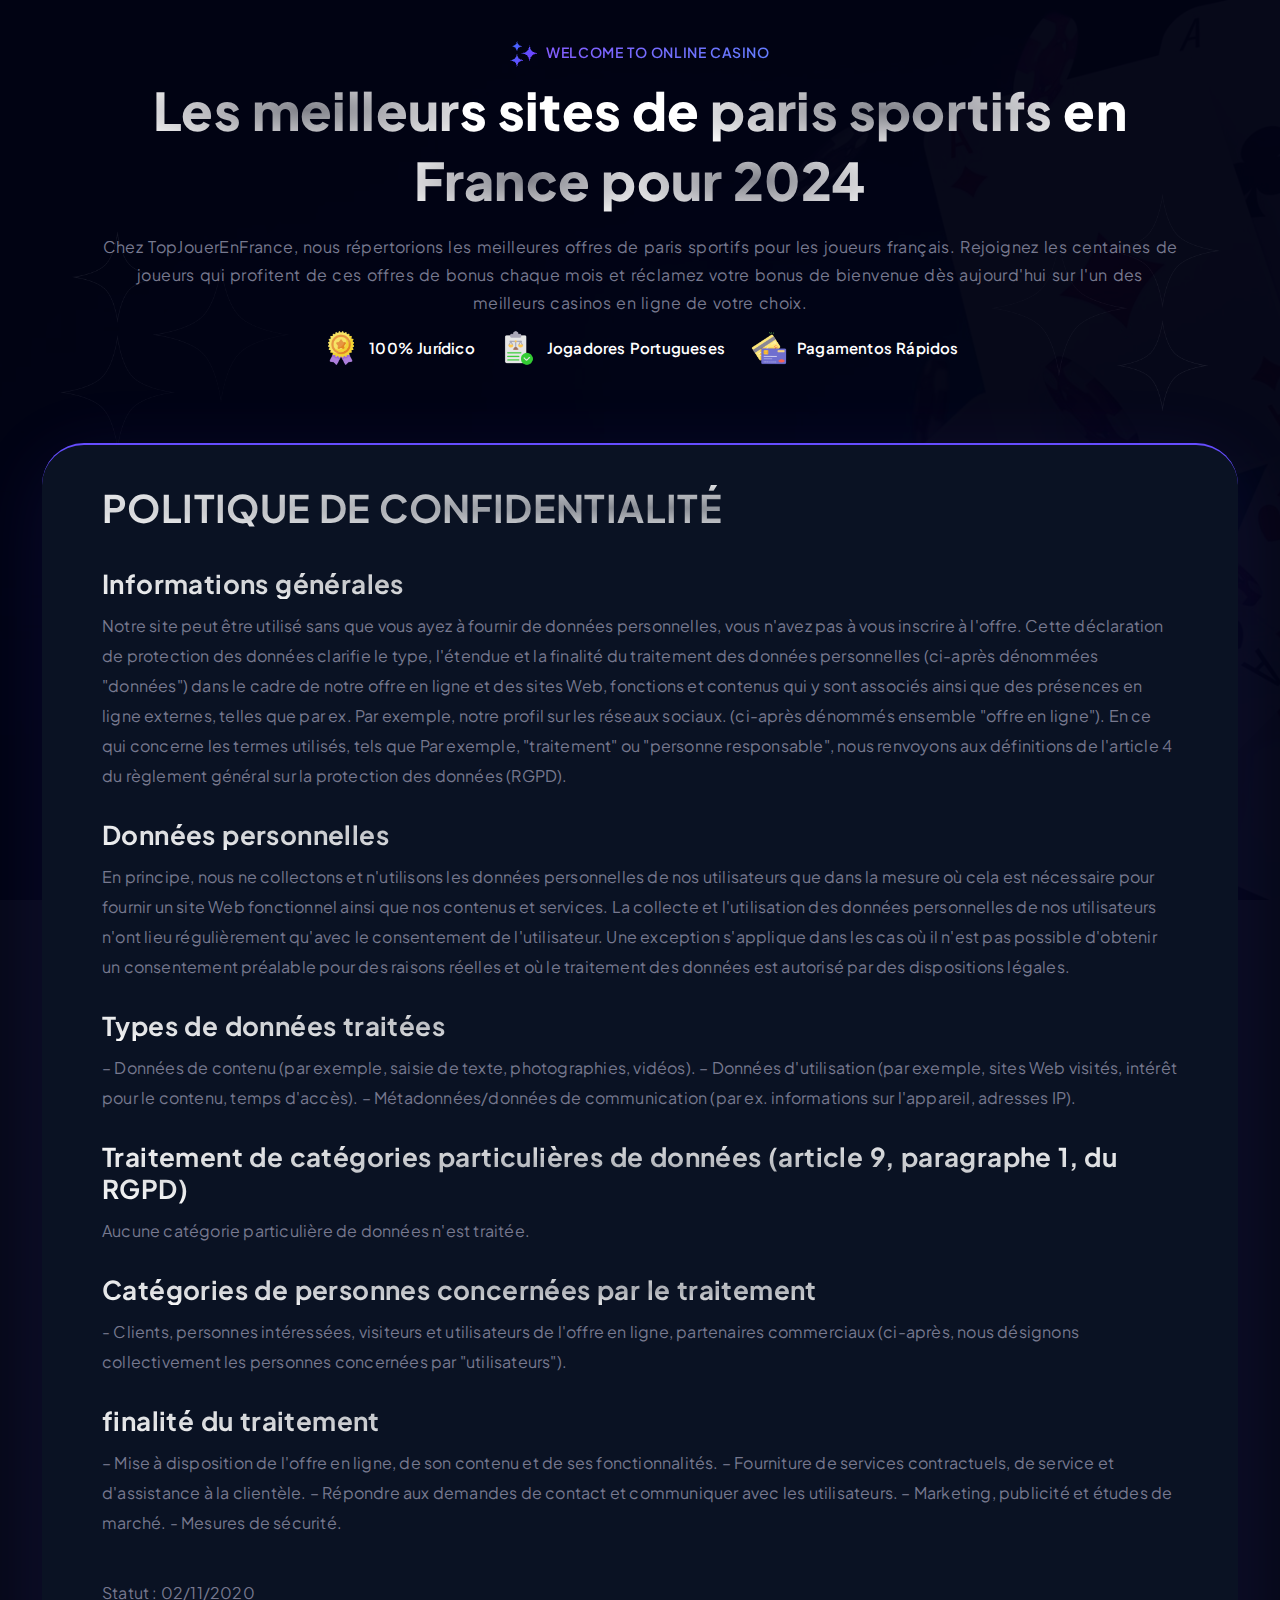
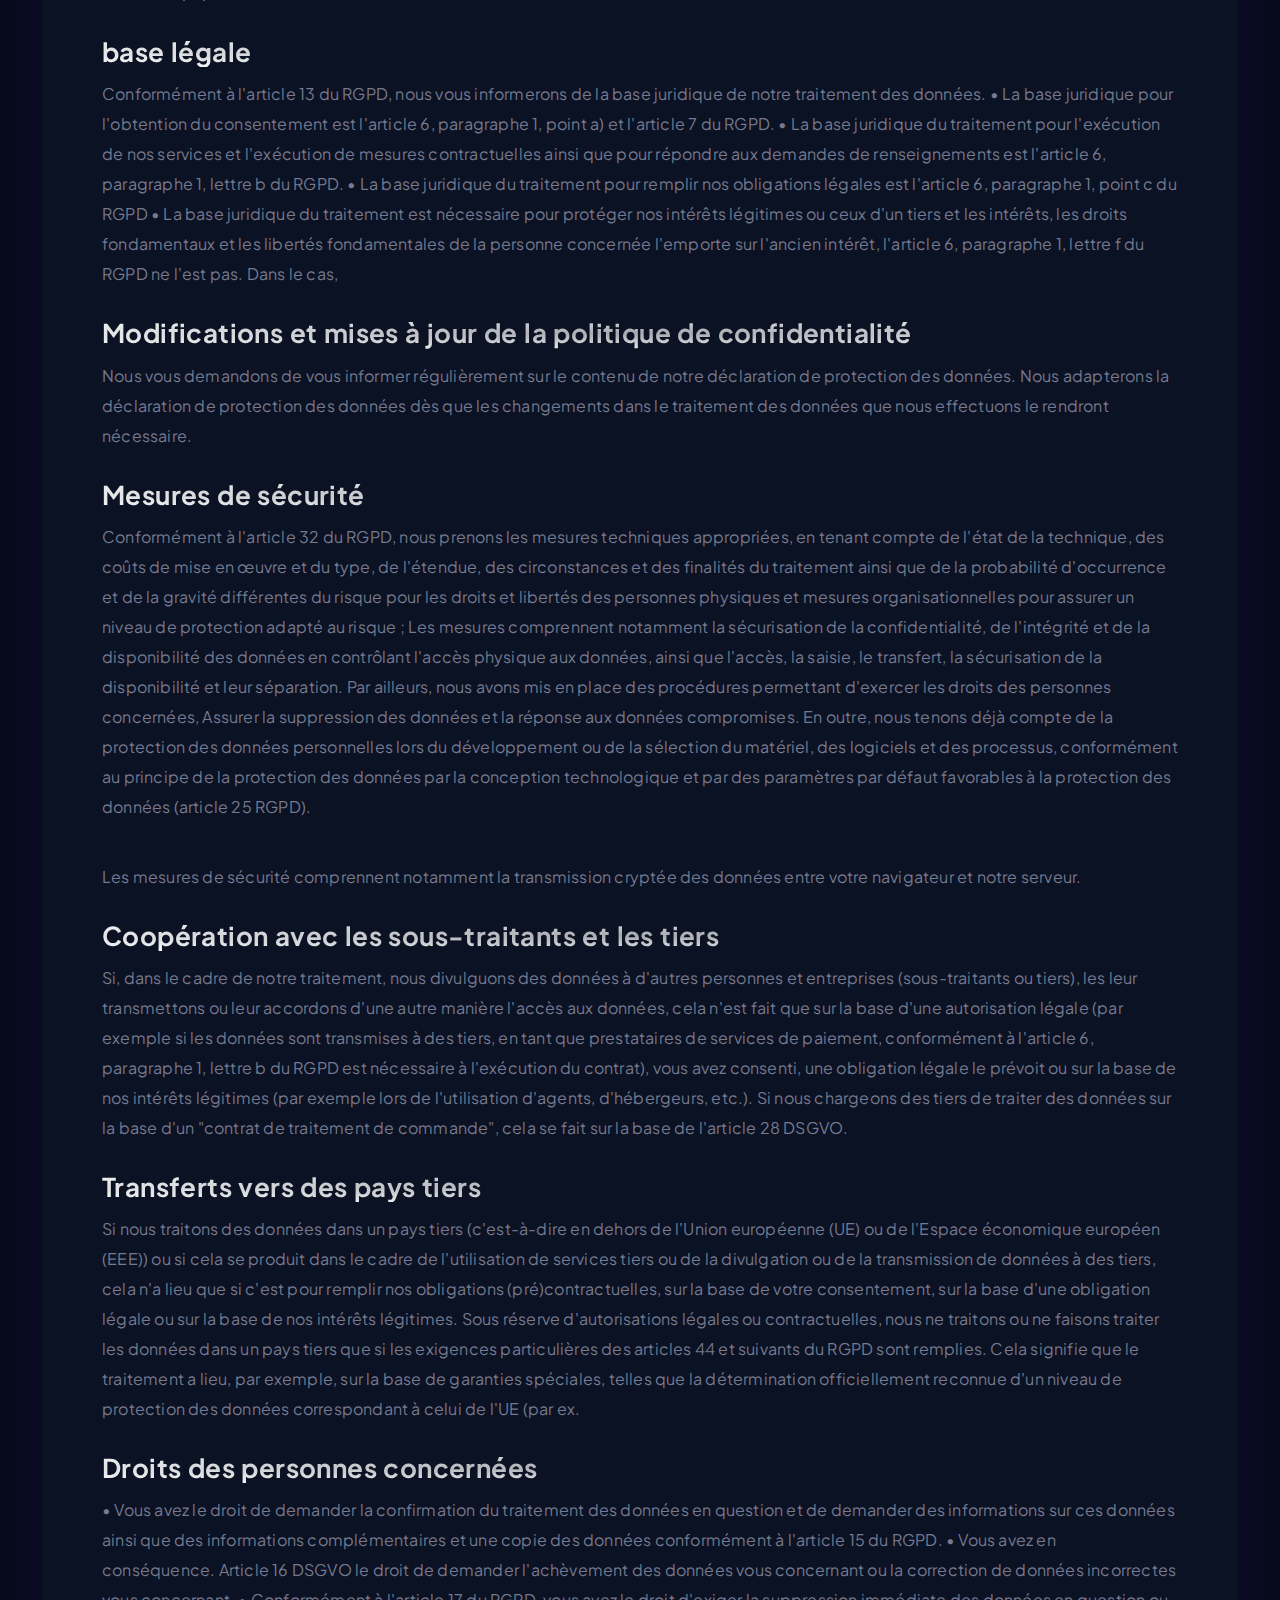
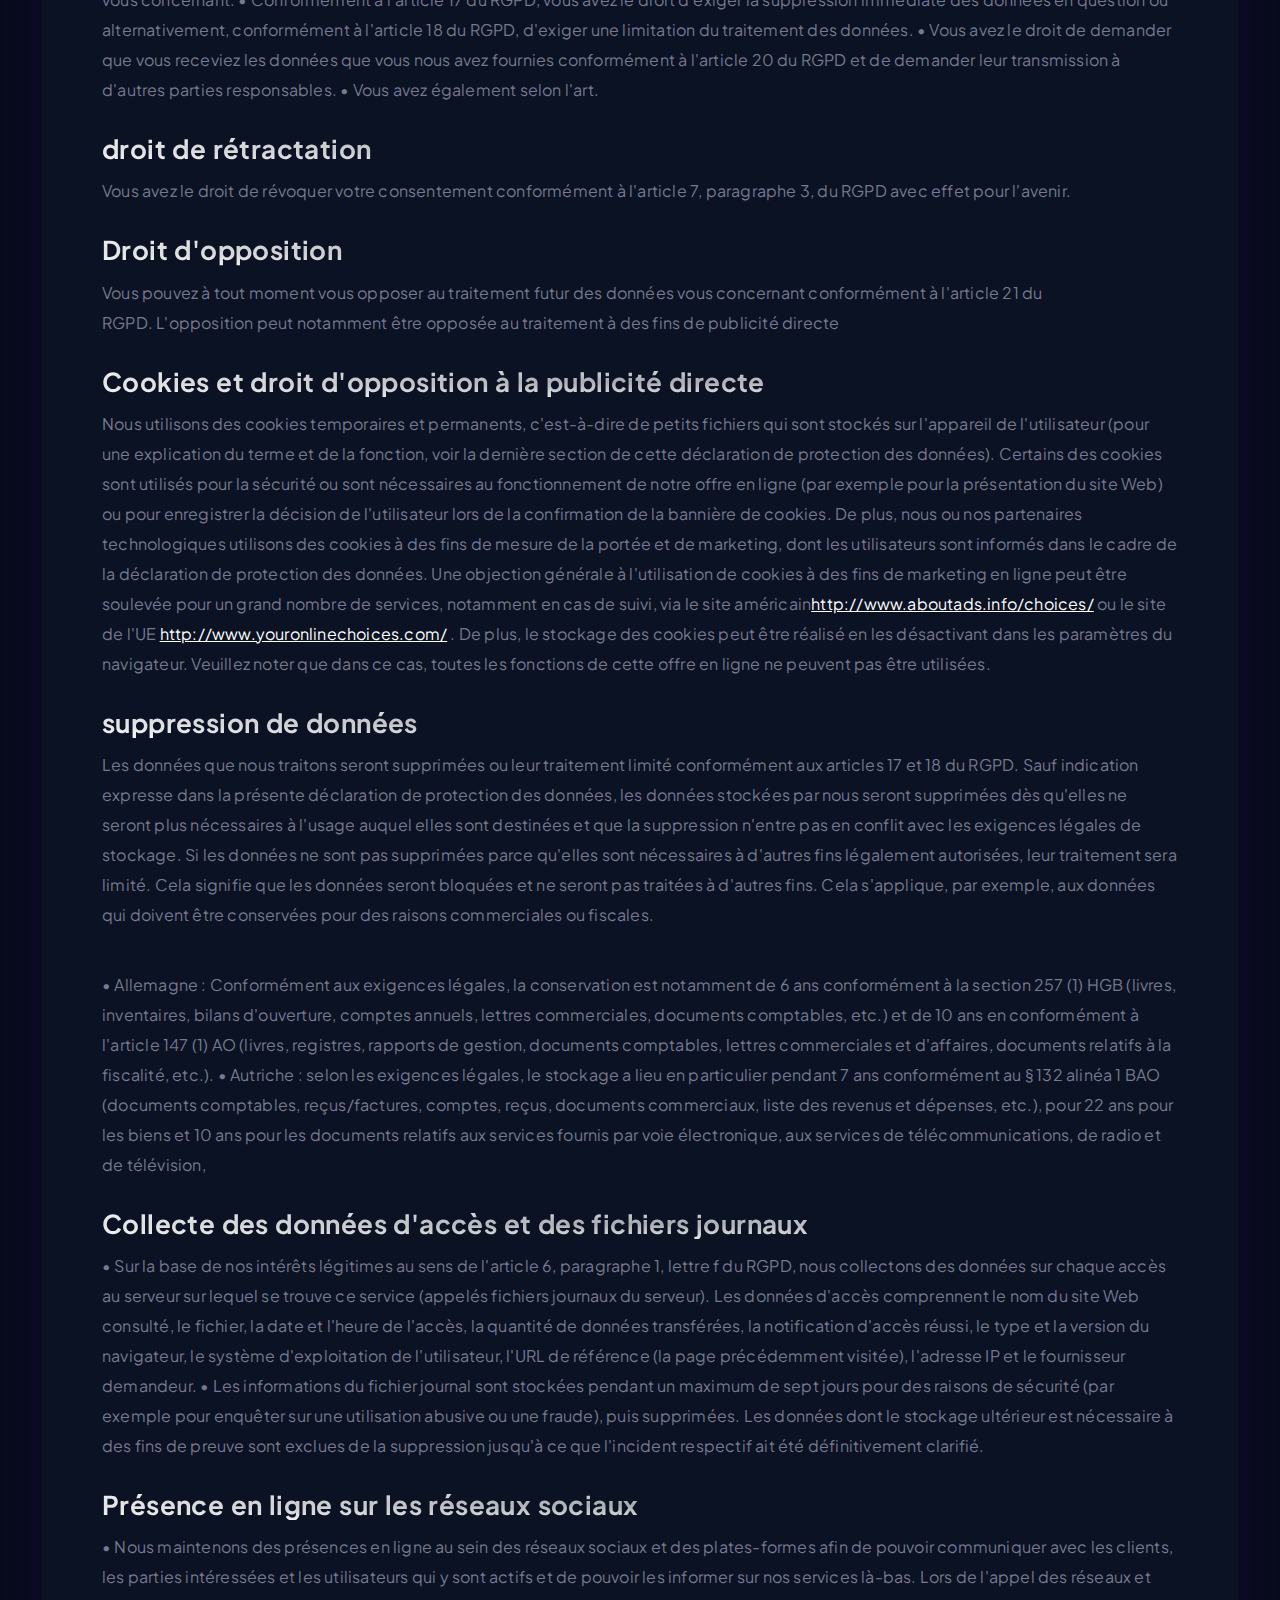
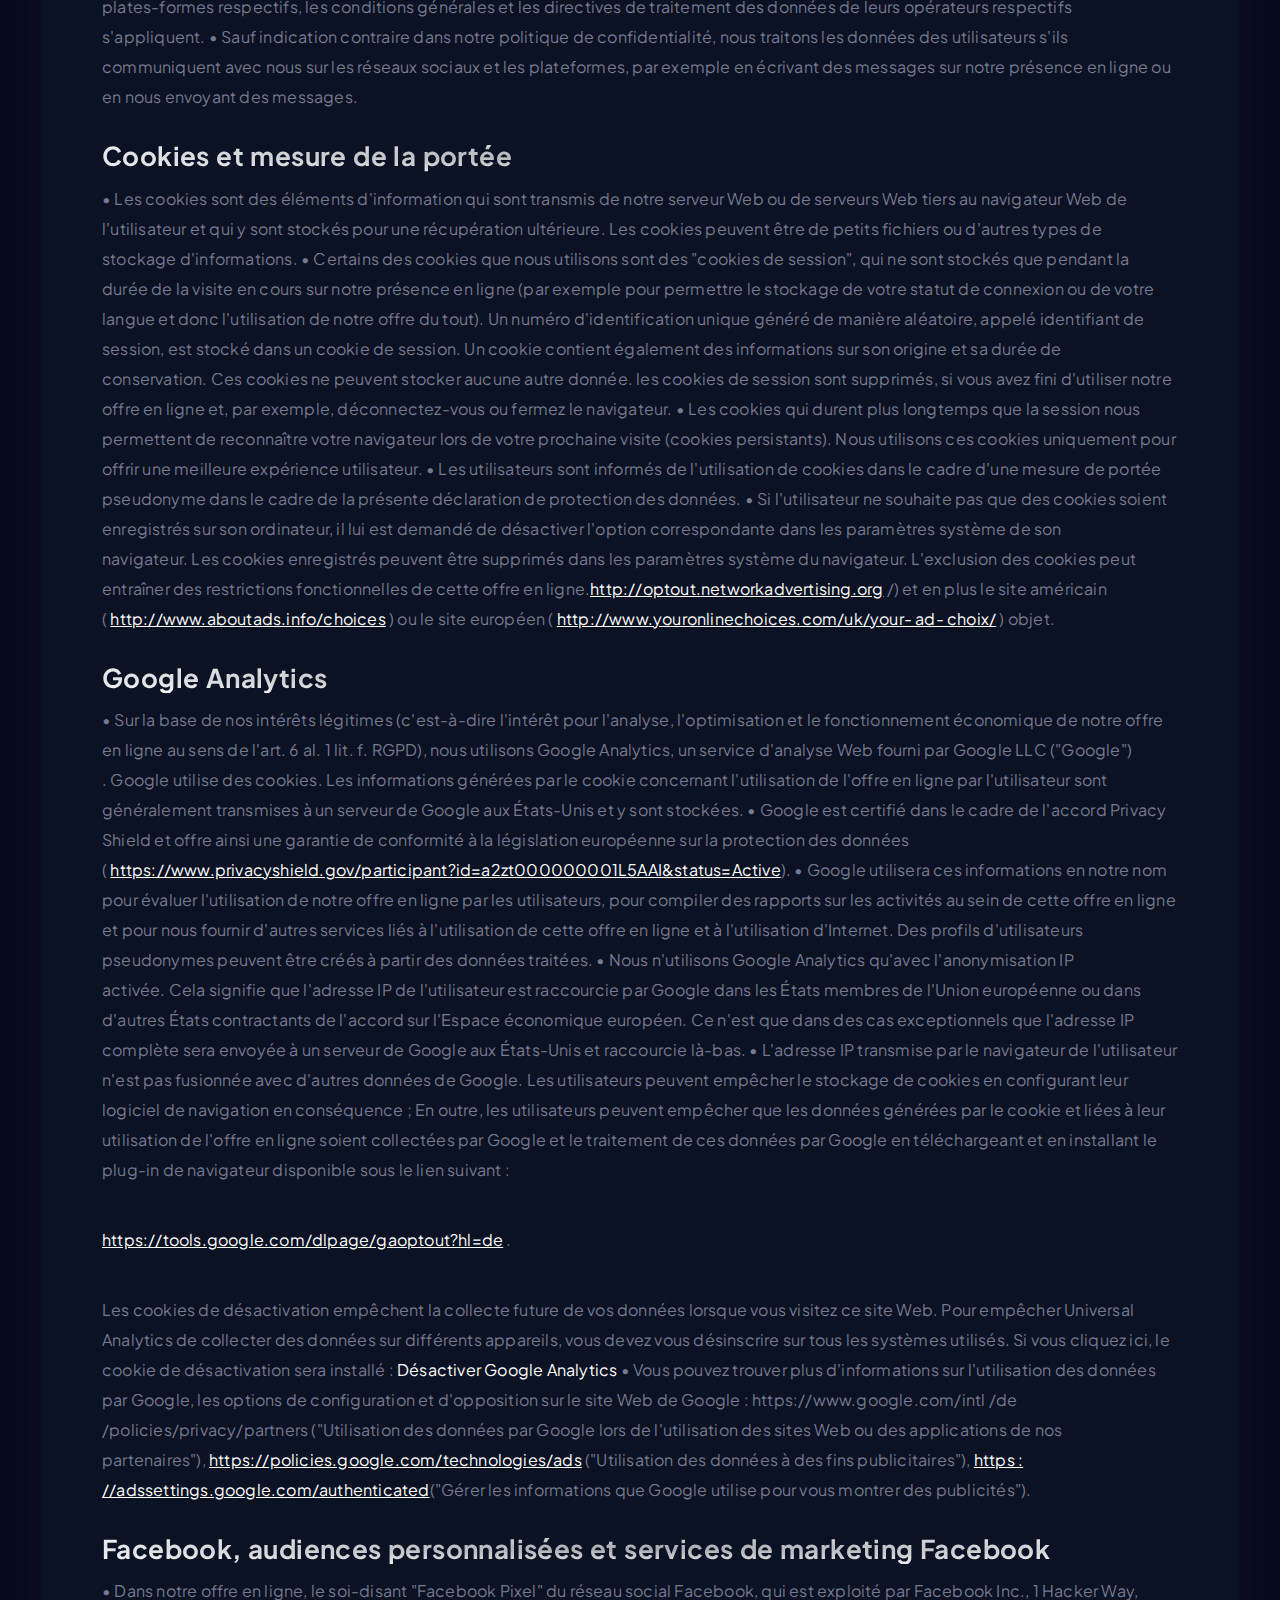
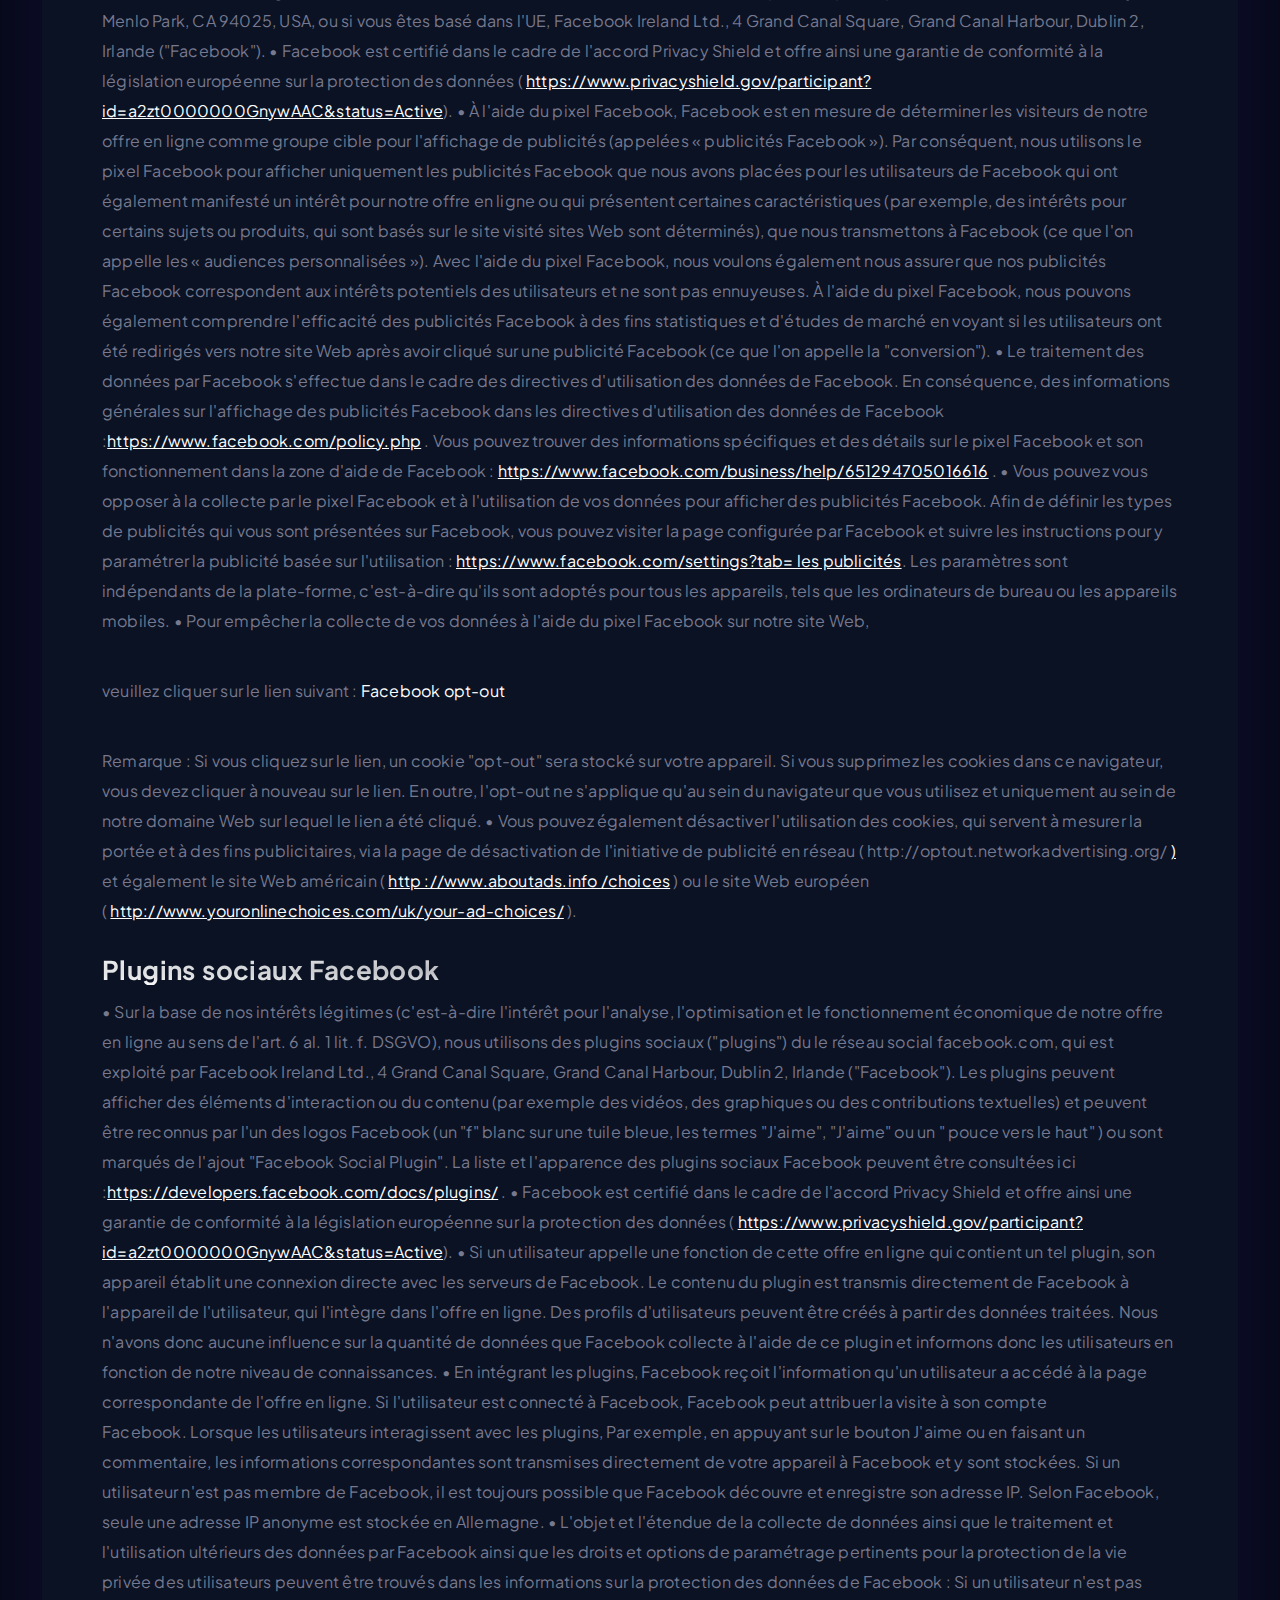
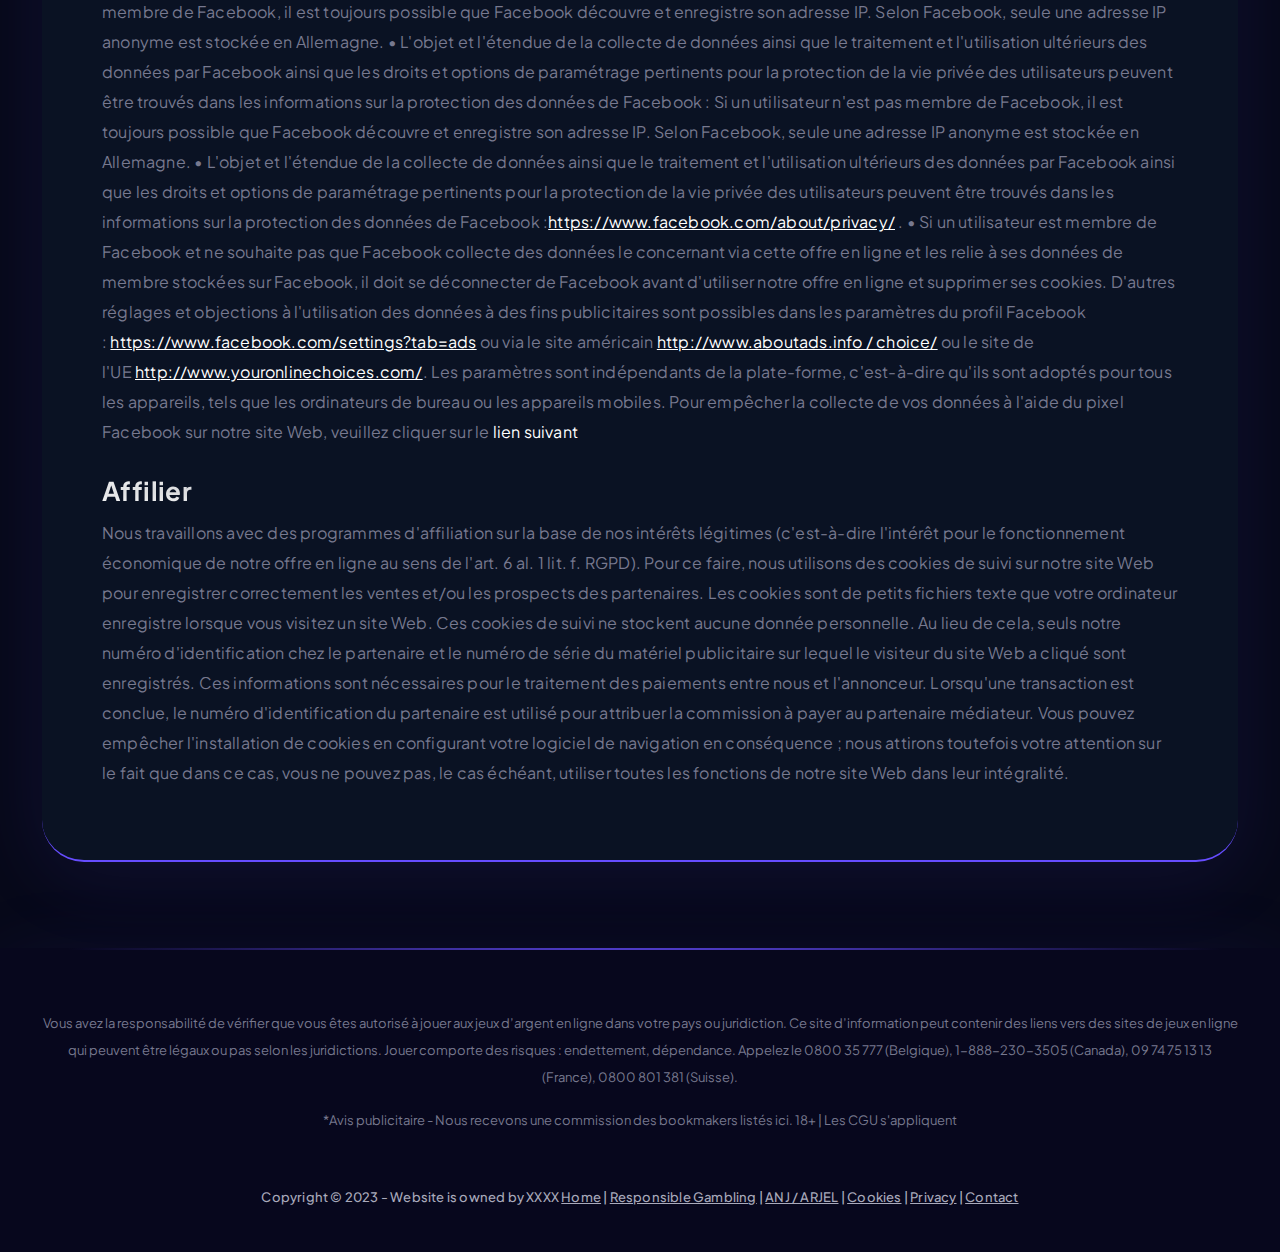
<file: privacy.html>
<!DOCTYPE html>
<html lang="en">
    <head>
        <meta charset="UTF-8">
        <meta name="viewport" content="width=device-width, initial-scale=1.0">
        <meta name="description" content="Les meilleurs sites de paris sportifs en France pour 2024. Chez TopJouerEnFrance, nous répertorions les meilleures offres de paris sportifs pour les joueurs français. Rejoignez les centaines de joueurs qui profitent de ces offres de bonus chaque mois et réclamez votre bonus de bienvenue dès aujourd'hui sur l'un des meilleurs casinos en ligne de votre choix.">
        <meta name="keywords" content="Best France Casino, France's Top Casinos, France Casino booking, France's Casino, Booking France Premier Casino">

        <!-- =============== Title ============== -->
        <title>Sélection n°1 des fournisseurs de paris sportifs en ligne 2024</title>
        <link rel="shortcut icon" href="images/fav-icon.png" type="image/x-icon">
        
        <!-- =============== Custom CSS ============= -->
        <link rel="stylesheet" href="css/style.css">
        <link rel="stylesheet" href="css/responsive.css">
        <link rel="stylesheet" href="css/bootstrap.min.css">

        <!-- =============== Google Fonts =================== -->
        <link rel="preconnect" href="https://fonts.googleapis.com">
        <link rel="preconnect" href="https://fonts.gstatic.com" crossorigin>
        <link href="https://fonts.googleapis.com/css2?family=Plus+Jakarta+Sans:ital,wght@0,200..800;1,200..800&display=swap" rel="stylesheet">
    </head>

    <body> 
        <!-- ==================== Home Section Start ======================= -->
        <div class="home-section home-section-2">
            <div class="container">
                <!-- === Home Description === -->
                <div class="home-description">
                    <h6><img src="images/Union.png" alt="Union photo"><span>Welcome to online casino</span></h6>

                    <h1><span class="home-heading-span ">Les meilleur</span>s sites de <span class="home-heading-span ">paris sportifs </span>en <span class="home-heading-span ">France p</span><span class="home-heading-span ">our 2024</span></h1>

                    <p>Chez TopJouerEnFrance, nous répertorions les meilleures offres de paris sportifs pour les joueurs français. Rejoignez les centaines de joueurs qui profitent de ces offres de bonus chaque mois et réclamez votre bonus de bienvenue dès aujourd'hui sur l'un des meilleurs casinos en ligne de votre choix.</p>
                </div>

                <!-- === Trust Area === -->
                <div class="trust-area">
                    <div class="trust-content">
                        <div class="trust-description">
                            <img src="images/reward.png" alt="reward photo">
                            <p>100% Jurídico</p>
                        </div>
                        
                        <div class="trust-description">
                            <img src="images/regulation.png" alt="regulation photo">
                            <p>Jogadores Portugueses</p>
                        </div>
                        
                        <div class="trust-description">
                            <img src="images/credit-card.png" alt="credit-card photo">
                            <p>Pagamentos Rápidos</p>
                        </div>
                    </div>
                </div>
            </div>

            <!-- === Sparkle Image Area === -->
            <div class="sparkle-area">
                <img src="images/sparkle-1.png" class="sparkle-1">
                <img src="images/sparkle-2.png" class="sparkle-2">
            </div>
        </div>
        <!-- ==================== Home Section End ========================= -->



        <div class="footer-cp-content">
            <div class="footer-content">
                <div class="footer-cp-bg pb-3">
                    <div class="container">
                        <div class="footer-txt footer-text-2">
                            <h2>Politique de confidentialité</h2>
              
                            <div class="entry-content" itemprop="text">&nbsp; &nbsp; &nbsp; &nbsp; &nbsp; &nbsp;&nbsp;
                                <div class="page-content">
                                    <h5>Informations g&eacute;n&eacute;rales</h5>
                                    <p>Notre site peut &ecirc;tre utilis&eacute; sans que vous ayez &agrave; fournir de donn&eacute;es personnelles, vous n&apos;avez pas &agrave; vous inscrire &agrave; l&apos;offre.&nbsp;Cette d&eacute;claration de protection des donn&eacute;es clarifie le type, l&apos;&eacute;tendue et la finalit&eacute; du traitement des donn&eacute;es personnelles (ci-apr&egrave;s d&eacute;nomm&eacute;es &quot;donn&eacute;es&quot;) dans le cadre de notre offre en ligne et des sites Web, fonctions et contenus qui y sont associ&eacute;s ainsi que des pr&eacute;sences en ligne externes, telles que par ex.&nbsp;Par exemple, notre profil sur les r&eacute;seaux sociaux.&nbsp;(ci-apr&egrave;s d&eacute;nomm&eacute;s ensemble &quot;offre en ligne&quot;).&nbsp;En ce qui concerne les termes utilis&eacute;s, tels que&nbsp;Par exemple, &quot;traitement&quot; ou &quot;personne responsable&quot;, nous renvoyons aux d&eacute;finitions de l&apos;article 4 du r&egrave;glement g&eacute;n&eacute;ral sur la protection des donn&eacute;es (RGPD).
                                    </p>
  
  
                                    <h5>Donn&eacute;es personnelles</h5>
                                    <p>En principe, nous ne collectons et n&apos;utilisons les donn&eacute;es personnelles de nos utilisateurs que dans la mesure o&ugrave; cela est n&eacute;cessaire pour fournir un site Web fonctionnel ainsi que nos contenus et services.&nbsp;La collecte et l&apos;utilisation des donn&eacute;es personnelles de nos utilisateurs n&apos;ont lieu r&eacute;guli&egrave;rement qu&apos;avec le consentement de l&apos;utilisateur.&nbsp;Une exception s&apos;applique dans les cas o&ugrave; il n&apos;est pas possible d&apos;obtenir un consentement pr&eacute;alable pour des raisons r&eacute;elles et o&ugrave; le traitement des donn&eacute;es est autoris&eacute; par des dispositions l&eacute;gales.</p>
  
  
                                    <h5>Types de donn&eacute;es trait&eacute;es</h5>
                                    <p>&ndash; Donn&eacute;es de contenu (par exemple, saisie de texte, photographies, vid&eacute;os).&nbsp;&ndash; Donn&eacute;es d&apos;utilisation (par exemple, sites Web visit&eacute;s, int&eacute;r&ecirc;t pour le contenu, temps d&apos;acc&egrave;s).&nbsp;&ndash; M&eacute;tadonn&eacute;es/donn&eacute;es de communication (par ex. informations sur l&apos;appareil, adresses IP).</p>
  
  
                                    <h5>Traitement de cat&eacute;gories particuli&egrave;res de donn&eacute;es (article 9, paragraphe 1, du RGPD)</h5>
                                    <p>Aucune cat&eacute;gorie particuli&egrave;re de donn&eacute;es n&apos;est trait&eacute;e.</p>
  
  
                                    <h5>Cat&eacute;gories de personnes concern&eacute;es par le traitement</h5>
                                    <p>- Clients, personnes int&eacute;ress&eacute;es, visiteurs et utilisateurs de l&apos;offre en ligne, partenaires commerciaux (ci-apr&egrave;s, nous d&eacute;signons collectivement les personnes concern&eacute;es par &quot;utilisateurs&quot;).</p>
  
  
                                    <h5>finalit&eacute; du traitement</h5>
                                    <p>&ndash; Mise &agrave; disposition de l&apos;offre en ligne, de son contenu et de ses fonctionnalit&eacute;s.&nbsp;&ndash; Fourniture de services contractuels, de service et d&apos;assistance &agrave; la client&egrave;le.&nbsp;&ndash; R&eacute;pondre aux demandes de contact et communiquer avec les utilisateurs.&nbsp;&ndash; Marketing, publicit&eacute; et &eacute;tudes de march&eacute;.&nbsp;- Mesures de s&eacute;curit&eacute;.</p>
                                    <p>Statut&nbsp;: 02/11/2020</p>
  
  
                                    <h5>base l&eacute;gale</h5>
                                    <p>Conform&eacute;ment &agrave; l&apos;article 13 du RGPD, nous vous informerons de la base juridique de notre traitement des donn&eacute;es.&nbsp;&bull; La base juridique pour l&apos;obtention du consentement est l&apos;article 6, paragraphe 1, point a) et l&apos;article 7 du RGPD.&nbsp;&bull; La base juridique du traitement pour l&apos;ex&eacute;cution de nos services et l&apos;ex&eacute;cution de mesures contractuelles ainsi que pour r&eacute;pondre aux demandes de renseignements est l&apos;article 6, paragraphe 1, lettre b du RGPD.&nbsp;&bull; La base juridique du traitement pour remplir nos obligations l&eacute;gales est l&apos;article 6, paragraphe 1, point c du RGPD &bull; La base juridique du traitement est n&eacute;cessaire pour prot&eacute;ger nos int&eacute;r&ecirc;ts l&eacute;gitimes ou ceux d&apos;un tiers et les int&eacute;r&ecirc;ts, les droits fondamentaux et les libert&eacute;s fondamentales de la personne concern&eacute;e l&apos;emporte sur l&apos;ancien int&eacute;r&ecirc;t, l&apos;article 6, paragraphe 1, lettre f du RGPD ne l&apos;est pas.&nbsp;Dans le cas,</p>
  
  
                                    <h5>Modifications et mises &agrave; jour de la politique de confidentialit&eacute;</h5>
                                    <p>Nous vous demandons de vous informer r&eacute;guli&egrave;rement sur le contenu de notre d&eacute;claration de protection des donn&eacute;es.&nbsp;Nous adapterons la d&eacute;claration de protection des donn&eacute;es d&egrave;s que les changements dans le traitement des donn&eacute;es que nous effectuons le rendront n&eacute;cessaire.</p>
  
                                    <h5>Mesures de s&eacute;curit&eacute;</h5>
                                    <p>Conform&eacute;ment &agrave; l&apos;article 32 du RGPD, nous prenons les mesures techniques appropri&eacute;es, en tenant compte de l&apos;&eacute;tat de la technique, des co&ucirc;ts de mise en &oelig;uvre et du type, de l&apos;&eacute;tendue, des circonstances et des finalit&eacute;s du traitement ainsi que de la probabilit&eacute; d&apos;occurrence et de la gravit&eacute; diff&eacute;rentes du risque pour les droits et libert&eacute;s des personnes physiques et mesures organisationnelles pour assurer un niveau de protection adapt&eacute; au risque ;&nbsp;Les mesures comprennent notamment la s&eacute;curisation de la confidentialit&eacute;, de l&apos;int&eacute;grit&eacute; et de la disponibilit&eacute; des donn&eacute;es en contr&ocirc;lant l&apos;acc&egrave;s physique aux donn&eacute;es, ainsi que l&apos;acc&egrave;s, la saisie, le transfert, la s&eacute;curisation de la disponibilit&eacute; et leur s&eacute;paration.&nbsp;Par ailleurs, nous avons mis en place des proc&eacute;dures permettant d&apos;exercer les droits des personnes concern&eacute;es,&nbsp;Assurer la suppression des donn&eacute;es et la r&eacute;ponse aux donn&eacute;es compromises.&nbsp;En outre, nous tenons d&eacute;j&agrave; compte de la protection des donn&eacute;es personnelles lors du d&eacute;veloppement ou de la s&eacute;lection du mat&eacute;riel, des logiciels et des processus, conform&eacute;ment au principe de la protection des donn&eacute;es par la conception technologique et par des param&egrave;tres par d&eacute;faut favorables &agrave; la protection des donn&eacute;es (article 25 RGPD).
                                    </p>
  
                                    <p>Les mesures de s&eacute;curit&eacute; comprennent notamment la transmission crypt&eacute;e des donn&eacute;es entre votre navigateur et notre serveur.</p>
  
  
                                    <h5>Coop&eacute;ration avec les sous-traitants et les tiers</h5>
                                    <p>Si, dans le cadre de notre traitement, nous divulguons des donn&eacute;es &agrave; d&apos;autres personnes et entreprises (sous-traitants ou tiers), les leur transmettons ou leur accordons d&apos;une autre mani&egrave;re l&apos;acc&egrave;s aux donn&eacute;es, cela n&apos;est fait que sur la base d&apos;une autorisation l&eacute;gale (par exemple si les donn&eacute;es sont transmises &agrave; des tiers, en tant que prestataires de services de paiement, conform&eacute;ment &agrave; l&apos;article 6, paragraphe 1, lettre b du RGPD est n&eacute;cessaire &agrave; l&apos;ex&eacute;cution du contrat), vous avez consenti, une obligation l&eacute;gale le pr&eacute;voit ou sur la base de nos int&eacute;r&ecirc;ts l&eacute;gitimes (par exemple lors de l&apos;utilisation d&apos;agents, d&apos;h&eacute;bergeurs, etc.).&nbsp;Si nous chargeons des tiers de traiter des donn&eacute;es sur la base d&apos;un &quot;contrat de traitement de commande&quot;, cela se fait sur la base de l&apos;article 28 DSGVO.</p>
  
  
                                    <h5>Transferts vers des pays tiers</h5>
                                    <p>Si nous traitons des donn&eacute;es dans un pays tiers (c&apos;est-&agrave;-dire en dehors de l&apos;Union europ&eacute;enne (UE) ou de l&apos;Espace &eacute;conomique europ&eacute;en (EEE)) ou si cela se produit dans le cadre de l&apos;utilisation de services tiers ou de la divulgation ou de la transmission de donn&eacute;es &agrave; des tiers, cela n&apos;a lieu que si c&apos;est pour remplir nos obligations (pr&eacute;)contractuelles, sur la base de votre consentement, sur la base d&apos;une obligation l&eacute;gale ou sur la base de nos int&eacute;r&ecirc;ts l&eacute;gitimes.&nbsp;Sous r&eacute;serve d&apos;autorisations l&eacute;gales ou contractuelles, nous ne traitons ou ne faisons traiter les donn&eacute;es dans un pays tiers que si les exigences particuli&egrave;res des articles 44 et suivants du RGPD sont remplies.&nbsp;Cela signifie que le traitement a lieu, par exemple, sur la base de garanties sp&eacute;ciales, telles que la d&eacute;termination officiellement reconnue d&apos;un niveau de protection des donn&eacute;es correspondant &agrave; celui de l&apos;UE (par ex.</p>
  
  
                                    <h5>Droits des personnes concern&eacute;es</h5>
                                    <p>&bull; Vous avez le droit de demander la confirmation du traitement des donn&eacute;es en question et de demander des informations sur ces donn&eacute;es ainsi que des informations compl&eacute;mentaires et une copie des donn&eacute;es conform&eacute;ment &agrave; l&apos;article 15 du RGPD.&nbsp;&bull; Vous avez en cons&eacute;quence.&nbsp;Article 16 DSGVO le droit de demander l&apos;ach&egrave;vement des donn&eacute;es vous concernant ou la correction de donn&eacute;es incorrectes vous concernant.&nbsp;&bull; Conform&eacute;ment &agrave; l&apos;article 17 du RGPD, vous avez le droit d&apos;exiger la suppression imm&eacute;diate des donn&eacute;es en question ou alternativement, conform&eacute;ment &agrave; l&apos;article 18 du RGPD, d&apos;exiger une limitation du traitement des donn&eacute;es.&nbsp;&bull; Vous avez le droit de demander que vous receviez les donn&eacute;es que vous nous avez fournies conform&eacute;ment &agrave; l&apos;article 20 du RGPD et de demander leur transmission &agrave; d&apos;autres parties responsables.&nbsp;&bull; Vous avez &eacute;galement selon l&apos;art.</p>
  
  
                                    <h5>droit de r&eacute;tractation</h5>
                                    <p>Vous avez le droit de r&eacute;voquer votre consentement conform&eacute;ment &agrave; l&apos;article 7, paragraphe 3, du RGPD avec effet pour l&apos;avenir.</p>
  
  
                                    <h5>Droit d&apos;opposition</h5>
                                    <p>Vous pouvez &agrave; tout moment vous opposer au traitement futur des donn&eacute;es vous concernant conform&eacute;ment &agrave; l&apos;article 21 du RGPD.&nbsp;L&apos;opposition peut notamment &ecirc;tre oppos&eacute;e au traitement &agrave; des fins de publicit&eacute; directe</p>
  
  
                                    <h5>Cookies et droit d&apos;opposition &agrave; la publicit&eacute; directe</h5>
                                    <p>Nous utilisons des cookies temporaires et permanents, c&apos;est-&agrave;-dire de petits fichiers qui sont stock&eacute;s sur l&apos;appareil de l&apos;utilisateur (pour une explication du terme et de la fonction, voir la derni&egrave;re section de cette d&eacute;claration de protection des donn&eacute;es).&nbsp;Certains des cookies sont utilis&eacute;s pour la s&eacute;curit&eacute; ou sont n&eacute;cessaires au fonctionnement de notre offre en ligne (par exemple pour la pr&eacute;sentation du site Web) ou pour enregistrer la d&eacute;cision de l&apos;utilisateur lors de la confirmation de la banni&egrave;re de cookies.&nbsp;De plus, nous ou nos partenaires technologiques utilisons des cookies &agrave; des fins de mesure de la port&eacute;e et de marketing, dont les utilisateurs sont inform&eacute;s dans le cadre de la d&eacute;claration de protection des donn&eacute;es.&nbsp;Une objection g&eacute;n&eacute;rale &agrave; l&apos;utilisation de cookies &agrave; des fins de marketing en ligne peut &ecirc;tre soulev&eacute;e pour un grand nombre de services, notamment en cas de suivi, via le site am&eacute;ricain<a href="http://www.aboutads.info/choices/" target="_blank" rel="noopener nofollow">http://www.aboutads.info/choices/</a> ou le site de l&apos;UE&nbsp;<a href="http://www.youronlinechoices.com/" target="_blank" rel="noopener nofollow">http://www.youronlinechoices.com/</a> .&nbsp;De plus, le stockage des cookies peut &ecirc;tre r&eacute;alis&eacute; en les d&eacute;sactivant dans les param&egrave;tres du navigateur.&nbsp;Veuillez noter que dans ce cas, toutes les fonctions de cette offre en ligne ne peuvent pas &ecirc;tre utilis&eacute;es.</p>
  
  
                                    <h5>suppression de donn&eacute;es</h5>
                                    <p>Les donn&eacute;es que nous traitons seront supprim&eacute;es ou leur traitement limit&eacute; conform&eacute;ment aux articles 17 et 18 du RGPD.&nbsp;Sauf indication expresse dans la pr&eacute;sente d&eacute;claration de protection des donn&eacute;es, les donn&eacute;es stock&eacute;es par nous seront supprim&eacute;es d&egrave;s qu&apos;elles ne seront plus n&eacute;cessaires &agrave; l&apos;usage auquel elles sont destin&eacute;es et que la suppression n&apos;entre pas en conflit avec les exigences l&eacute;gales de stockage.&nbsp;Si les donn&eacute;es ne sont pas supprim&eacute;es parce qu&apos;elles sont n&eacute;cessaires &agrave; d&apos;autres fins l&eacute;galement autoris&eacute;es, leur traitement sera limit&eacute;.&nbsp;Cela signifie que les donn&eacute;es seront bloqu&eacute;es et ne seront pas trait&eacute;es &agrave; d&apos;autres fins.&nbsp;Cela s&apos;applique, par exemple, aux donn&eacute;es qui doivent &ecirc;tre conserv&eacute;es pour des raisons commerciales ou fiscales.</p>
  
                                    <p>&bull; Allemagne : Conform&eacute;ment aux exigences l&eacute;gales, la conservation est notamment de 6 ans conform&eacute;ment &agrave; la section 257 (1) HGB (livres, inventaires, bilans d&apos;ouverture, comptes annuels, lettres commerciales, documents comptables, etc.) et de 10 ans en conform&eacute;ment &agrave; l&apos;article 147 (1) AO (livres, registres, rapports de gestion, documents comptables, lettres commerciales et d&apos;affaires, documents relatifs &agrave; la fiscalit&eacute;, etc.).&nbsp;&bull; Autriche&nbsp;: selon les exigences l&eacute;gales, le stockage a lieu en particulier pendant 7 ans conform&eacute;ment au &sect; 132 alin&eacute;a 1 BAO (documents comptables, re&ccedil;us/factures, comptes, re&ccedil;us, documents commerciaux, liste des revenus et d&eacute;penses, etc.), pour 22 ans pour les biens et 10 ans pour les documents relatifs aux services fournis par voie &eacute;lectronique, aux services de t&eacute;l&eacute;communications, de radio et de t&eacute;l&eacute;vision,</p>
  
  
                                    <h5>Collecte des donn&eacute;es d&apos;acc&egrave;s et des fichiers journaux</h5>
                                    <p>&bull; Sur la base de nos int&eacute;r&ecirc;ts l&eacute;gitimes au sens de l&apos;article 6, paragraphe 1, lettre f du RGPD, nous collectons des donn&eacute;es sur chaque acc&egrave;s au serveur sur lequel se trouve ce service (appel&eacute;s fichiers journaux du serveur).&nbsp;Les donn&eacute;es d&apos;acc&egrave;s comprennent le nom du site Web consult&eacute;, le fichier, la date et l&apos;heure de l&apos;acc&egrave;s, la quantit&eacute; de donn&eacute;es transf&eacute;r&eacute;es, la notification d&apos;acc&egrave;s r&eacute;ussi, le type et la version du navigateur, le syst&egrave;me d&apos;exploitation de l&apos;utilisateur, l&apos;URL de r&eacute;f&eacute;rence (la page pr&eacute;c&eacute;demment visit&eacute;e), l&apos;adresse IP et le fournisseur demandeur.&nbsp;&bull; Les informations du fichier journal sont stock&eacute;es pendant un maximum de sept jours pour des raisons de s&eacute;curit&eacute; (par exemple pour enqu&ecirc;ter sur une utilisation abusive ou une fraude), puis supprim&eacute;es.&nbsp;Les donn&eacute;es dont le stockage ult&eacute;rieur est n&eacute;cessaire &agrave; des fins de preuve sont exclues de la suppression jusqu&apos;&agrave; ce que l&apos;incident respectif ait &eacute;t&eacute; d&eacute;finitivement clarifi&eacute;.</p>
  
  
                                    <h5>Pr&eacute;sence en ligne sur les r&eacute;seaux sociaux</h5>
                                    <p>&bull; Nous maintenons des pr&eacute;sences en ligne au sein des r&eacute;seaux sociaux et des plates-formes afin de pouvoir communiquer avec les clients, les parties int&eacute;ress&eacute;es et les utilisateurs qui y sont actifs et de pouvoir les informer sur nos services l&agrave;-bas.&nbsp;Lors de l&apos;appel des r&eacute;seaux et plates-formes respectifs, les conditions g&eacute;n&eacute;rales et les directives de traitement des donn&eacute;es de leurs op&eacute;rateurs respectifs s&apos;appliquent.&nbsp;&bull; Sauf indication contraire dans notre politique de confidentialit&eacute;, nous traitons les donn&eacute;es des utilisateurs s&apos;ils communiquent avec nous sur les r&eacute;seaux sociaux et les plateformes, par exemple en &eacute;crivant des messages sur notre pr&eacute;sence en ligne ou en nous envoyant des messages.</p>
  
                                    <h5>Cookies et mesure de la port&eacute;e</h5>
                                    <p>&bull; Les cookies sont des &eacute;l&eacute;ments d&apos;information qui sont transmis de notre serveur Web ou de serveurs Web tiers au navigateur Web de l&apos;utilisateur et qui y sont stock&eacute;s pour une r&eacute;cup&eacute;ration ult&eacute;rieure.&nbsp;Les cookies peuvent &ecirc;tre de petits fichiers ou d&apos;autres types de stockage d&apos;informations.&nbsp;&bull; Certains des cookies que nous utilisons sont des &quot;cookies de session&quot;, qui ne sont stock&eacute;s que pendant la dur&eacute;e de la visite en cours sur notre pr&eacute;sence en ligne (par exemple pour permettre le stockage de votre statut de connexion ou de votre langue et donc l&apos;utilisation de notre offre du tout).&nbsp;Un num&eacute;ro d&apos;identification unique g&eacute;n&eacute;r&eacute; de mani&egrave;re al&eacute;atoire, appel&eacute; identifiant de session, est stock&eacute; dans un cookie de session.&nbsp;Un cookie contient &eacute;galement des informations sur son origine et sa dur&eacute;e de conservation.&nbsp;Ces cookies ne peuvent stocker aucune autre donn&eacute;e.&nbsp;les cookies de session sont supprim&eacute;s,&nbsp;si vous avez fini d&apos;utiliser notre offre en ligne et, par exemple, d&eacute;connectez-vous ou fermez le navigateur.&nbsp;&bull; Les cookies qui durent plus longtemps que la session nous permettent de reconna&icirc;tre votre navigateur lors de votre prochaine visite (cookies persistants).&nbsp;Nous utilisons ces cookies uniquement pour offrir une meilleure exp&eacute;rience utilisateur.&nbsp;&bull; Les utilisateurs sont inform&eacute;s de l&apos;utilisation de cookies dans le cadre d&apos;une mesure de port&eacute;e pseudonyme dans le cadre de la pr&eacute;sente d&eacute;claration de protection des donn&eacute;es.&nbsp;&bull; Si l&apos;utilisateur ne souhaite pas que des cookies soient enregistr&eacute;s sur son ordinateur, il lui est demand&eacute; de d&eacute;sactiver l&apos;option correspondante dans les param&egrave;tres syst&egrave;me de son navigateur.&nbsp;Les cookies enregistr&eacute;s peuvent &ecirc;tre supprim&eacute;s dans les param&egrave;tres syst&egrave;me du navigateur.&nbsp;L&apos;exclusion des cookies peut entra&icirc;ner des restrictions fonctionnelles de cette offre en ligne.<a href="http://optout.networkadvertising.org/" target="_blank" rel="noopener nofollow">http://optout.networkadvertising.org</a> /) et en plus le site am&eacute;ricain (&nbsp;<a href="http://www.aboutads.info/choices" target="_blank" rel="noopener nofollow">http://www.aboutads.info/choices</a> ) ou le site europ&eacute;en (&nbsp;<a href="http://www.youronlinechoices.com/uk/your-ad-choices/" target="_blank" rel="noopener nofollow">http://www.youronlinechoices.com/uk/your- ad- choix/</a> ) objet.</p>
  
                                    <h5>Google Analytics</h5>
                                    <p>&bull; Sur la base de nos int&eacute;r&ecirc;ts l&eacute;gitimes (c&apos;est-&agrave;-dire l&apos;int&eacute;r&ecirc;t pour l&apos;analyse, l&apos;optimisation et le fonctionnement &eacute;conomique de notre offre en ligne au sens de l&apos;art. 6 al. 1 lit. f. RGPD), nous utilisons Google Analytics, un service d&apos;analyse Web fourni par Google&nbsp;LLC (&quot;Google&quot;) .&nbsp;Google utilise des cookies.&nbsp;Les informations g&eacute;n&eacute;r&eacute;es par le cookie concernant l&apos;utilisation de l&apos;offre en ligne par l&apos;utilisateur sont g&eacute;n&eacute;ralement transmises &agrave; un serveur de Google aux &Eacute;tats-Unis et y sont stock&eacute;es.&nbsp;&bull; Google est certifi&eacute; dans le cadre de l&apos;accord Privacy Shield et offre ainsi une garantie de conformit&eacute; &agrave; la l&eacute;gislation europ&eacute;enne sur la protection des donn&eacute;es (&nbsp;<a href="https://www.privacyshield.gov/participant?id=a2zt000000001L5AAI&status=Active" target="_blank" rel="noopener nofollow">https://www.privacyshield.gov/participant?id=a2zt000000001L5AAI&amp;status=Active</a>).&nbsp;&bull; Google utilisera ces informations en notre nom pour &eacute;valuer l&apos;utilisation de notre offre en ligne par les utilisateurs, pour compiler des rapports sur les activit&eacute;s au sein de cette offre en ligne et pour nous fournir d&apos;autres services li&eacute;s &agrave; l&apos;utilisation de cette offre en ligne et &agrave; l&apos;utilisation d&apos;Internet.&nbsp;Des profils d&apos;utilisateurs pseudonymes peuvent &ecirc;tre cr&eacute;&eacute;s &agrave; partir des donn&eacute;es trait&eacute;es.&nbsp;&bull; Nous n&apos;utilisons Google Analytics qu&apos;avec l&apos;anonymisation IP activ&eacute;e.&nbsp;Cela signifie que l&apos;adresse IP de l&apos;utilisateur est raccourcie par Google dans les &Eacute;tats membres de l&apos;Union europ&eacute;enne ou dans d&apos;autres &Eacute;tats contractants de l&apos;accord sur l&apos;Espace &eacute;conomique europ&eacute;en.&nbsp;Ce n&apos;est que dans des cas exceptionnels que l&apos;adresse IP compl&egrave;te sera envoy&eacute;e &agrave; un serveur de Google aux &Eacute;tats-Unis et raccourcie l&agrave;-bas.&nbsp;&bull; L&apos;adresse IP transmise par le navigateur de l&apos;utilisateur n&apos;est pas fusionn&eacute;e avec d&apos;autres donn&eacute;es de Google.&nbsp;Les utilisateurs peuvent emp&ecirc;cher le stockage de cookies en configurant leur logiciel de navigation en cons&eacute;quence ;&nbsp;En outre, les utilisateurs peuvent emp&ecirc;cher que les donn&eacute;es g&eacute;n&eacute;r&eacute;es par le cookie et li&eacute;es &agrave; leur utilisation de l&apos;offre en ligne soient collect&eacute;es par Google et le traitement de ces donn&eacute;es par Google en t&eacute;l&eacute;chargeant et en installant le plug-in de navigateur disponible sous le lien suivant :</p>
  
                                    <p><a href="https://tools.google.com/dlpage/gaoptout?hl=de" target="_blank" rel="noopener nofollow">https://tools.google.com/dlpage/gaoptout?hl=de</a> .</p>
  
                                    <p>Les cookies de d&eacute;sactivation emp&ecirc;chent la collecte future de vos donn&eacute;es lorsque vous visitez ce site Web.&nbsp;Pour emp&ecirc;cher Universal Analytics de collecter des donn&eacute;es sur diff&eacute;rents appareils, vous devez vous d&eacute;sinscrire sur tous les syst&egrave;mes utilis&eacute;s.&nbsp;Si vous cliquez ici, le cookie de d&eacute;sactivation sera install&eacute; :&nbsp;<a>D&eacute;sactiver Google Analytics</a> &bull; Vous pouvez trouver plus d&apos;informations sur l&apos;utilisation des donn&eacute;es par Google, les options de configuration et d&apos;opposition sur le site Web de Google : https://www.google.com/intl /de /policies/privacy/partners (&quot;Utilisation des donn&eacute;es par Google lors de l&apos;utilisation des sites Web ou des applications de nos partenaires&quot;),&nbsp;<a href="https://policies.google.com/technologies/ads" target="_blank" rel="noopener nofollow">https://policies.google.com/technologies/ads</a> (&quot;Utilisation des donn&eacute;es &agrave; des fins publicitaires&quot;),&nbsp;<a href="https://adssettings.google.com/authenticated" target="_blank" rel="noopener nofollow">https&nbsp;: //adssettings.google.com/authenticated</a>(&quot;G&eacute;rer les informations que Google utilise pour vous montrer des publicit&eacute;s&quot;).</p>
  
  
                                    <h5>Facebook, audiences personnalis&eacute;es et services de marketing Facebook</h5>
                                    <p>&bull; Dans notre offre en ligne, le soi-disant &quot;Facebook Pixel&quot; du r&eacute;seau social Facebook, qui est exploit&eacute; par Facebook Inc., 1 Hacker Way, Menlo Park, CA 94025, USA, ou si vous &ecirc;tes bas&eacute; dans l&apos;UE, Facebook Ireland Ltd., 4 Grand Canal Square, Grand Canal Harbour, Dublin 2, Irlande (&quot;Facebook&quot;).&nbsp;&bull; Facebook est certifi&eacute; dans le cadre de l&apos;accord Privacy Shield et offre ainsi une garantie de conformit&eacute; &agrave; la l&eacute;gislation europ&eacute;enne sur la protection des donn&eacute;es (&nbsp;<a href="https://www.privacyshield.gov/participant?id=a2zt0000000GnywAAC&status=Active" target="_blank" rel="noopener nofollow">https://www.privacyshield.gov/participant?id=a2zt0000000GnywAAC&amp;status=Active</a>).&nbsp;&bull; &Agrave; l&apos;aide du pixel Facebook, Facebook est en mesure de d&eacute;terminer les visiteurs de notre offre en ligne comme groupe cible pour l&apos;affichage de publicit&eacute;s (appel&eacute;es &laquo; publicit&eacute;s Facebook &raquo;).&nbsp;Par cons&eacute;quent, nous utilisons le pixel Facebook pour afficher uniquement les publicit&eacute;s Facebook que nous avons plac&eacute;es pour les utilisateurs de Facebook qui ont &eacute;galement manifest&eacute; un int&eacute;r&ecirc;t pour notre offre en ligne ou qui pr&eacute;sentent certaines caract&eacute;ristiques (par exemple, des int&eacute;r&ecirc;ts pour certains sujets ou produits, qui sont bas&eacute;s sur le site visit&eacute; sites Web sont d&eacute;termin&eacute;s), que nous transmettons &agrave; Facebook (ce que l&apos;on appelle les &laquo; audiences personnalis&eacute;es &raquo;).&nbsp;Avec l&apos;aide du pixel Facebook, nous voulons &eacute;galement nous assurer que nos publicit&eacute;s Facebook correspondent aux int&eacute;r&ecirc;ts potentiels des utilisateurs et ne sont pas ennuyeuses.&nbsp;&Agrave; l&apos;aide du pixel Facebook, nous pouvons &eacute;galement comprendre l&apos;efficacit&eacute; des publicit&eacute;s Facebook &agrave; des fins statistiques et d&apos;&eacute;tudes de march&eacute; en voyant si les utilisateurs ont &eacute;t&eacute; redirig&eacute;s vers notre site Web apr&egrave;s avoir cliqu&eacute; sur une publicit&eacute; Facebook (ce que l&apos;on appelle la &quot;conversion&quot;).&nbsp;&bull; Le traitement des donn&eacute;es par Facebook s&apos;effectue dans le cadre des directives d&apos;utilisation des donn&eacute;es de Facebook.&nbsp;En cons&eacute;quence, des informations g&eacute;n&eacute;rales sur l&apos;affichage des publicit&eacute;s Facebook dans les directives d&apos;utilisation des donn&eacute;es de Facebook :<a href="https://www.facebook.com/policy.php" target="_blank" rel="noopener nofollow">https://www.facebook.com/policy.php</a> .&nbsp;Vous pouvez trouver des informations sp&eacute;cifiques et des d&eacute;tails sur le pixel Facebook et son fonctionnement dans la zone d&apos;aide de Facebook :&nbsp;<a href="https://www.facebook.com/business/help/651294705016616" target="_blank" rel="noopener nofollow">https://www.facebook.com/business/help/651294705016616</a> .&nbsp;&bull; Vous pouvez vous opposer &agrave; la collecte par le pixel Facebook et &agrave; l&apos;utilisation de vos donn&eacute;es pour afficher des publicit&eacute;s Facebook.&nbsp;Afin de d&eacute;finir les types de publicit&eacute;s qui vous sont pr&eacute;sent&eacute;es sur Facebook, vous pouvez visiter la page configur&eacute;e par Facebook et suivre les instructions pour y param&eacute;trer la publicit&eacute; bas&eacute;e sur l&apos;utilisation :&nbsp;<a href="https://www.facebook.com/settings?tab=ads" target="_blank" rel="noopener nofollow">https://www.facebook.com/settings?tab= les publicit&eacute;s</a>.&nbsp;Les param&egrave;tres sont ind&eacute;pendants de la plate-forme, c&apos;est-&agrave;-dire qu&apos;ils sont adopt&eacute;s pour tous les appareils, tels que les ordinateurs de bureau ou les appareils mobiles.&nbsp;&bull; Pour emp&ecirc;cher la collecte de vos donn&eacute;es &agrave; l&apos;aide du pixel Facebook sur notre site Web,</p>
  
                                    <p>veuillez cliquer sur le lien suivant :&nbsp;<a>Facebook opt-out</a></p>
  
                                    <p>Remarque : Si vous cliquez sur le lien, un cookie &quot;opt-out&quot; sera stock&eacute; sur votre appareil.&nbsp;Si vous supprimez les cookies dans ce navigateur, vous devez cliquer &agrave; nouveau sur le lien.&nbsp;En outre, l&apos;opt-out ne s&apos;applique qu&apos;au sein du navigateur que vous utilisez et uniquement au sein de notre domaine Web sur lequel le lien a &eacute;t&eacute; cliqu&eacute;.&nbsp;&bull; Vous pouvez &eacute;galement d&eacute;sactiver l&apos;utilisation des cookies, qui servent &agrave; mesurer la port&eacute;e et &agrave; des fins publicitaires, via la page de d&eacute;sactivation de l&apos;initiative de publicit&eacute; en r&eacute;seau ( http://optout.networkadvertising.org/&nbsp;<a href="http://optout.networkadvertising.org/" target="_blank" rel="noopener nofollow">)</a> et &eacute;galement le site Web am&eacute;ricain (&nbsp;<a href="http://www.aboutads.info/choices" target="_blank" rel="noopener nofollow">http ://www.aboutads.info /choices</a> ) ou le site Web europ&eacute;en (&nbsp;<a href="http://www.youronlinechoices.com/uk/your-ad-choices/" target="_blank" rel="noopener nofollow">http://www.youronlinechoices.com/uk/your-ad-choices/</a> ).</p>
  
  
                                    <h5>Plugins sociaux Facebook</h5>
                                    <p>&bull; Sur la base de nos int&eacute;r&ecirc;ts l&eacute;gitimes (c&apos;est-&agrave;-dire l&apos;int&eacute;r&ecirc;t pour l&apos;analyse, l&apos;optimisation et le fonctionnement &eacute;conomique de notre offre en ligne au sens de l&apos;art. 6 al. 1 lit. f. DSGVO), nous utilisons des plugins sociaux (&quot;plugins&quot;) du le r&eacute;seau social facebook.com, qui est exploit&eacute; par Facebook Ireland Ltd., 4 Grand Canal Square, Grand Canal Harbour, Dublin 2, Irlande (&quot;Facebook&quot;).&nbsp;Les plugins peuvent afficher des &eacute;l&eacute;ments d&apos;interaction ou du contenu (par exemple des vid&eacute;os, des graphiques ou des contributions textuelles) et peuvent &ecirc;tre reconnus par l&apos;un des logos Facebook (un &quot;f&quot; blanc sur une tuile bleue, les termes &quot;J&apos;aime&quot;, &quot;J&apos;aime&quot; ou un &quot; pouce vers le haut&quot; ) ou sont marqu&eacute;s de l&apos;ajout &quot;Facebook Social Plugin&quot;.&nbsp;La liste et l&apos;apparence des plugins sociaux Facebook peuvent &ecirc;tre consult&eacute;es ici :<a href="https://developers.facebook.com/docs/plugins/" target="_blank" rel="noopener nofollow">https://developers.facebook.com/docs/plugins/</a> .&nbsp;&bull; Facebook est certifi&eacute; dans le cadre de l&apos;accord Privacy Shield et offre ainsi une garantie de conformit&eacute; &agrave; la l&eacute;gislation europ&eacute;enne sur la protection des donn&eacute;es (&nbsp;<a href="https://www.privacyshield.gov/participant?id=a2zt0000000GnywAAC&status=Active" target="_blank" rel="noopener nofollow">https://www.privacyshield.gov/participant?id=a2zt0000000GnywAAC&amp;status=Active</a>).&nbsp;&bull; Si un utilisateur appelle une fonction de cette offre en ligne qui contient un tel plugin, son appareil &eacute;tablit une connexion directe avec les serveurs de Facebook.&nbsp;Le contenu du plugin est transmis directement de Facebook &agrave; l&apos;appareil de l&apos;utilisateur, qui l&apos;int&egrave;gre dans l&apos;offre en ligne.&nbsp;Des profils d&apos;utilisateurs peuvent &ecirc;tre cr&eacute;&eacute;s &agrave; partir des donn&eacute;es trait&eacute;es.&nbsp;Nous n&apos;avons donc aucune influence sur la quantit&eacute; de donn&eacute;es que Facebook collecte &agrave; l&apos;aide de ce plugin et informons donc les utilisateurs en fonction de notre niveau de connaissances.&nbsp;&bull; En int&eacute;grant les plugins, Facebook re&ccedil;oit l&apos;information qu&apos;un utilisateur a acc&eacute;d&eacute; &agrave; la page correspondante de l&apos;offre en ligne.&nbsp;Si l&apos;utilisateur est connect&eacute; &agrave; Facebook, Facebook peut attribuer la visite &agrave; son compte Facebook.&nbsp;Lorsque les utilisateurs interagissent avec les plugins,&nbsp;Par exemple, en appuyant sur le bouton J&apos;aime ou en faisant un commentaire, les informations correspondantes sont transmises directement de votre appareil &agrave; Facebook et y sont stock&eacute;es.&nbsp;Si un utilisateur n&apos;est pas membre de Facebook, il est toujours possible que Facebook d&eacute;couvre et enregistre son adresse IP.&nbsp;Selon Facebook, seule une adresse IP anonyme est stock&eacute;e en Allemagne.&nbsp;&bull; L&apos;objet et l&apos;&eacute;tendue de la collecte de donn&eacute;es ainsi que le traitement et l&apos;utilisation ult&eacute;rieurs des donn&eacute;es par Facebook ainsi que les droits et options de param&eacute;trage pertinents pour la protection de la vie priv&eacute;e des utilisateurs peuvent &ecirc;tre trouv&eacute;s dans les informations sur la protection des donn&eacute;es de Facebook :&nbsp;Si un utilisateur n&apos;est pas membre de Facebook, il est toujours possible que Facebook d&eacute;couvre et enregistre son adresse IP.&nbsp;Selon Facebook, seule une adresse IP anonyme est stock&eacute;e en Allemagne.&nbsp;&bull; L&apos;objet et l&apos;&eacute;tendue de la collecte de donn&eacute;es ainsi que le traitement et l&apos;utilisation ult&eacute;rieurs des donn&eacute;es par Facebook ainsi que les droits et options de param&eacute;trage pertinents pour la protection de la vie priv&eacute;e des utilisateurs peuvent &ecirc;tre trouv&eacute;s dans les informations sur la protection des donn&eacute;es de Facebook :&nbsp;Si un utilisateur n&apos;est pas membre de Facebook, il est toujours possible que Facebook d&eacute;couvre et enregistre son adresse IP.&nbsp;Selon Facebook, seule une adresse IP anonyme est stock&eacute;e en Allemagne.&nbsp;&bull; L&apos;objet et l&apos;&eacute;tendue de la collecte de donn&eacute;es ainsi que le traitement et l&apos;utilisation ult&eacute;rieurs des donn&eacute;es par Facebook ainsi que les droits et options de param&eacute;trage pertinents pour la protection de la vie priv&eacute;e des utilisateurs peuvent &ecirc;tre trouv&eacute;s dans les informations sur la protection des donn&eacute;es de Facebook :<a href="https://www.facebook.com/about/privacy/" target="_blank" rel="noopener nofollow">https://www.facebook.com/about/privacy/</a> .&nbsp;&bull; Si un utilisateur est membre de Facebook et ne souhaite pas que Facebook collecte des donn&eacute;es le concernant via cette offre en ligne et les relie &agrave; ses donn&eacute;es de membre stock&eacute;es sur Facebook, il doit se d&eacute;connecter de Facebook avant d&apos;utiliser notre offre en ligne et supprimer ses cookies.&nbsp;D&apos;autres r&eacute;glages et objections &agrave; l&apos;utilisation des donn&eacute;es &agrave; des fins publicitaires sont possibles dans les param&egrave;tres du profil Facebook :&nbsp;<a href="https://www.facebook.com/settings?tab=ads" target="_blank" rel="noopener nofollow">https://www.facebook.com/settings?tab=ads</a> ou via le site am&eacute;ricain&nbsp;<a href="http://www.aboutads.info/choices/" target="_blank" rel="noopener nofollow">http://www.aboutads.info / choice/</a> ou le site de l&apos;UE&nbsp;<a href="http://www.youronlinechoices.com/" target="_blank" rel="noopener nofollow">http://www.youronlinechoices.com/</a>.&nbsp;Les param&egrave;tres sont ind&eacute;pendants de la plate-forme, c&apos;est-&agrave;-dire qu&apos;ils sont adopt&eacute;s pour tous les appareils, tels que les ordinateurs de bureau ou les appareils mobiles.&nbsp;Pour emp&ecirc;cher la collecte de vos donn&eacute;es &agrave; l&apos;aide du pixel Facebook sur notre site Web, veuillez cliquer sur le&nbsp;<a>lien suivant</a></p>
                              
  
                                    <h5>Affilier</h5>
                                    <p>Nous travaillons avec des programmes d&apos;affiliation sur la base de nos int&eacute;r&ecirc;ts l&eacute;gitimes (c&apos;est-&agrave;-dire l&apos;int&eacute;r&ecirc;t pour le fonctionnement &eacute;conomique de notre offre en ligne au sens de l&apos;art. 6 al. 1 lit. f. RGPD). Pour ce faire, nous utilisons des cookies de suivi sur notre site Web pour enregistrer correctement les ventes et/ou les prospects des partenaires. Les cookies sont de petits fichiers texte que votre ordinateur enregistre lorsque vous visitez un site Web. Ces cookies de suivi ne stockent aucune donn&eacute;e personnelle. Au lieu de cela, seuls notre num&eacute;ro d&apos;identification chez le partenaire et le num&eacute;ro de s&eacute;rie du mat&eacute;riel publicitaire sur lequel le visiteur du site Web a cliqu&eacute; sont enregistr&eacute;s. Ces informations sont n&eacute;cessaires pour le traitement des paiements entre nous et l&apos;annonceur. Lorsqu&apos;une transaction est conclue, le num&eacute;ro d&apos;identification du partenaire est utilis&eacute; pour attribuer la commission &agrave; payer au partenaire m&eacute;diateur. Vous pouvez emp&ecirc;cher l&apos;installation de cookies en configurant votre logiciel de navigation en cons&eacute;quence ; nous attirons toutefois votre attention sur le fait que dans ce cas, vous ne pouvez pas, le cas &eacute;ch&eacute;ant, utiliser toutes les fonctions de notre site Web dans leur int&eacute;gralit&eacute;.</p>
                                </div>&nbsp; &nbsp; &nbsp; &nbsp;&nbsp;
                            </div>  
                        </div>
                    </div>
                </div>
            </div>
        </div>



        <!-- =========================== Footer Start ======================== -->
        <div class="footer">
            <div class="container">
                <div class="footer-license-images">
                    <img class="footer-ico" src="images/18+.png" loading="lazy">

                    <a href="https://ecogra.org/">
                        <img class="footer-ico footer-icon-sm-xsm" src="images/e-cogra.png" loading="lazy">
                    </a>

                    <a href="https://www.gamcare.org.uk/">
                        <img class="footer-ico  footer-icon-sm-1" src="images/gamcare.png" loading="lazy">
                    </a>

                    <a href="https://www.begambleaware.org/">
                        <img class="footer-ico  footer-icon-sm-1" src="images/BeGambleAware.png" loading="lazy">
                    </a>

                    <img class="footer-ico  footer-icon-sm-xsm" src="images/ssl-secure.png" loading="lazy">
                </div>
            

                <p class="footer-p-a"> Vous avez la responsabilité de vérifier que vous êtes autorisé à jouer aux jeux d’argent en ligne dans votre pays ou juridiction. Ce site d’information peut contenir des liens vers des sites de jeux en ligne qui peuvent être légaux ou pas selon les juridictions. Jouer comporte des risques : endettement, dépendance. Appelez le 0800 35 777 (Belgique), 1-888-230-3505 (Canada), 09 74 75 13 13 (France), 0800 801 381 (Suisse).
                </p>

                <p class="footer-p-note">*Avis publicitaire - Nous recevons une commission des bookmakers listés ici. 18+ | Les CGU s'appliquent</p>
            </div>

            <div class="container text-center py-2">
                <p class="footer-copyright">
                    Copyright © 2023 - Website is owned by XXXX <a href="index.html">Home</a> | <a href="responsible.html">Responsible Gambling</a> | <a href="arjel.html"> ANJ / ARJEL</a> | <a href="cookie.html">Cookies</a> | <a href="privacy.html">Privacy</a> | <a href="/kontakt/index.php">Contact</a>
                </p>
            </div>
        </div>
        <!-- =========================== Footer End =========================== -->

        <script src="js/bootstrap.min.js.download"></script>
    </body>
</html>
</file>
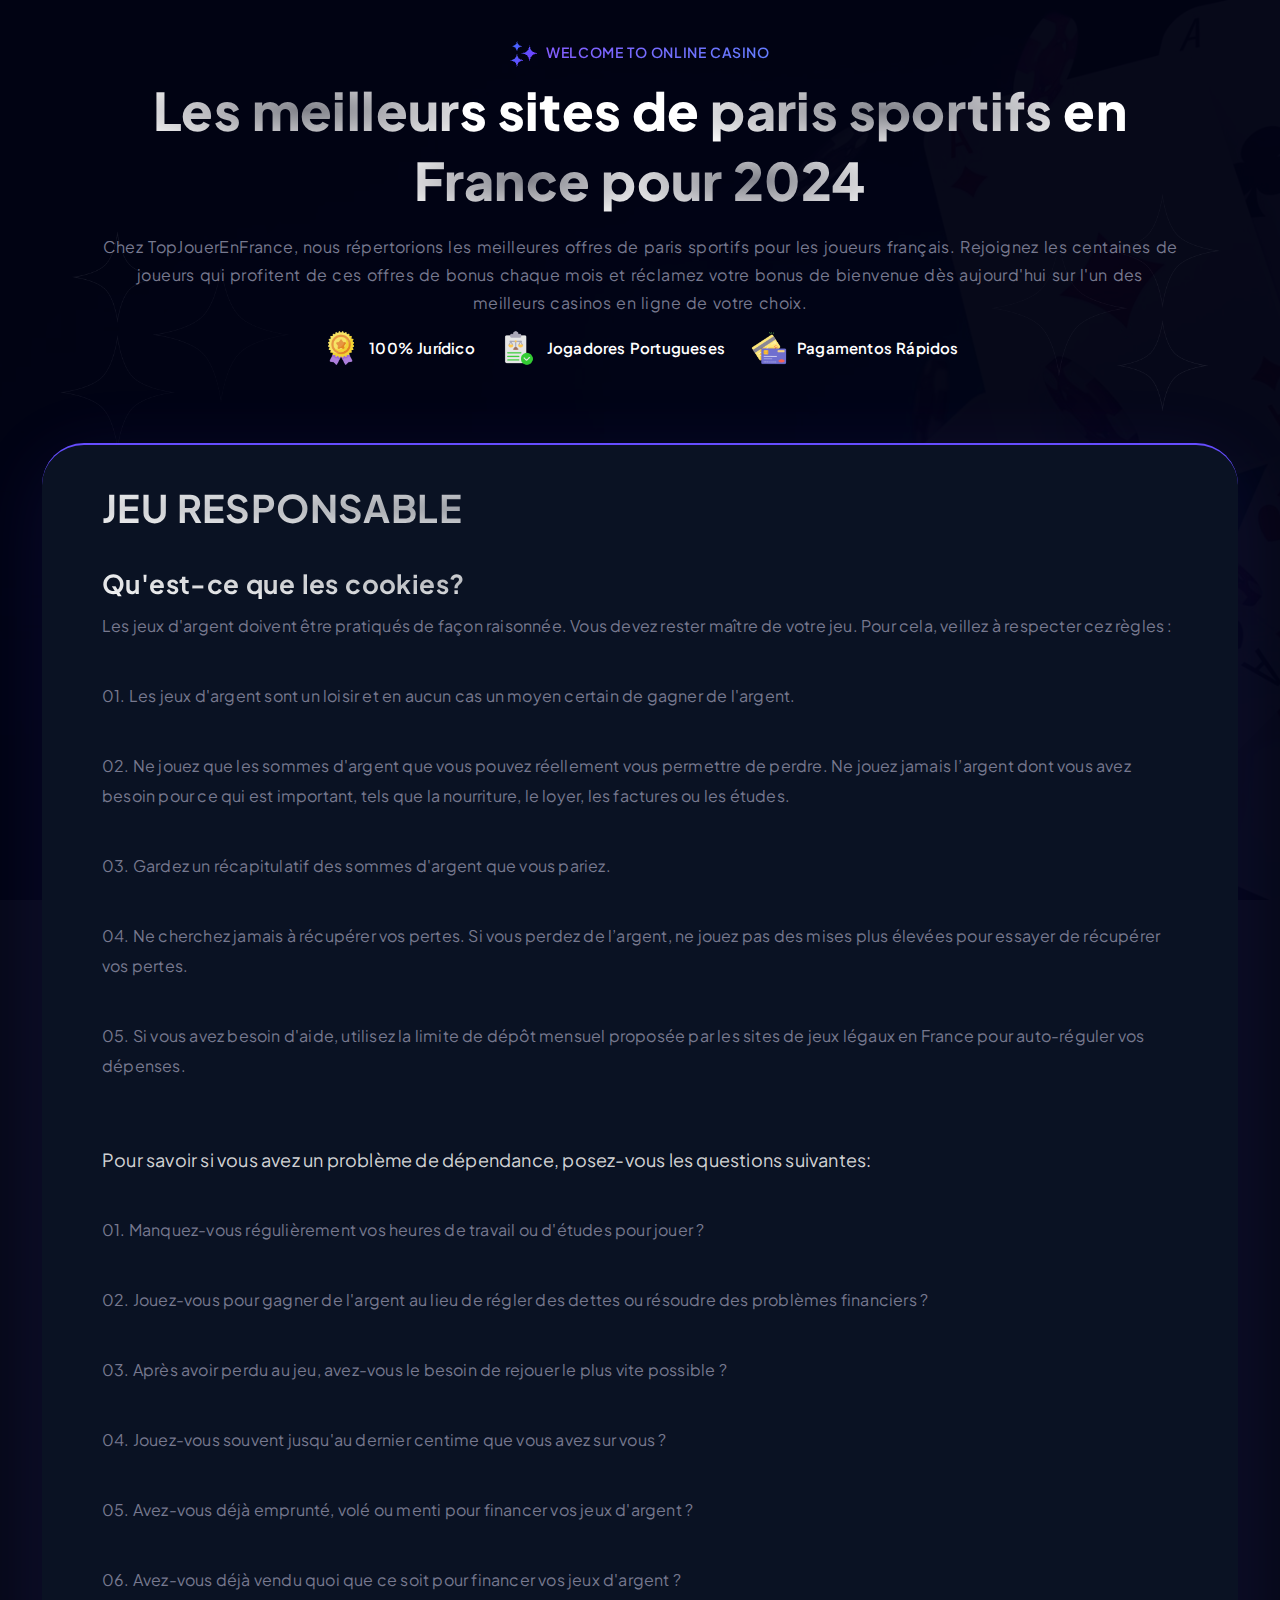
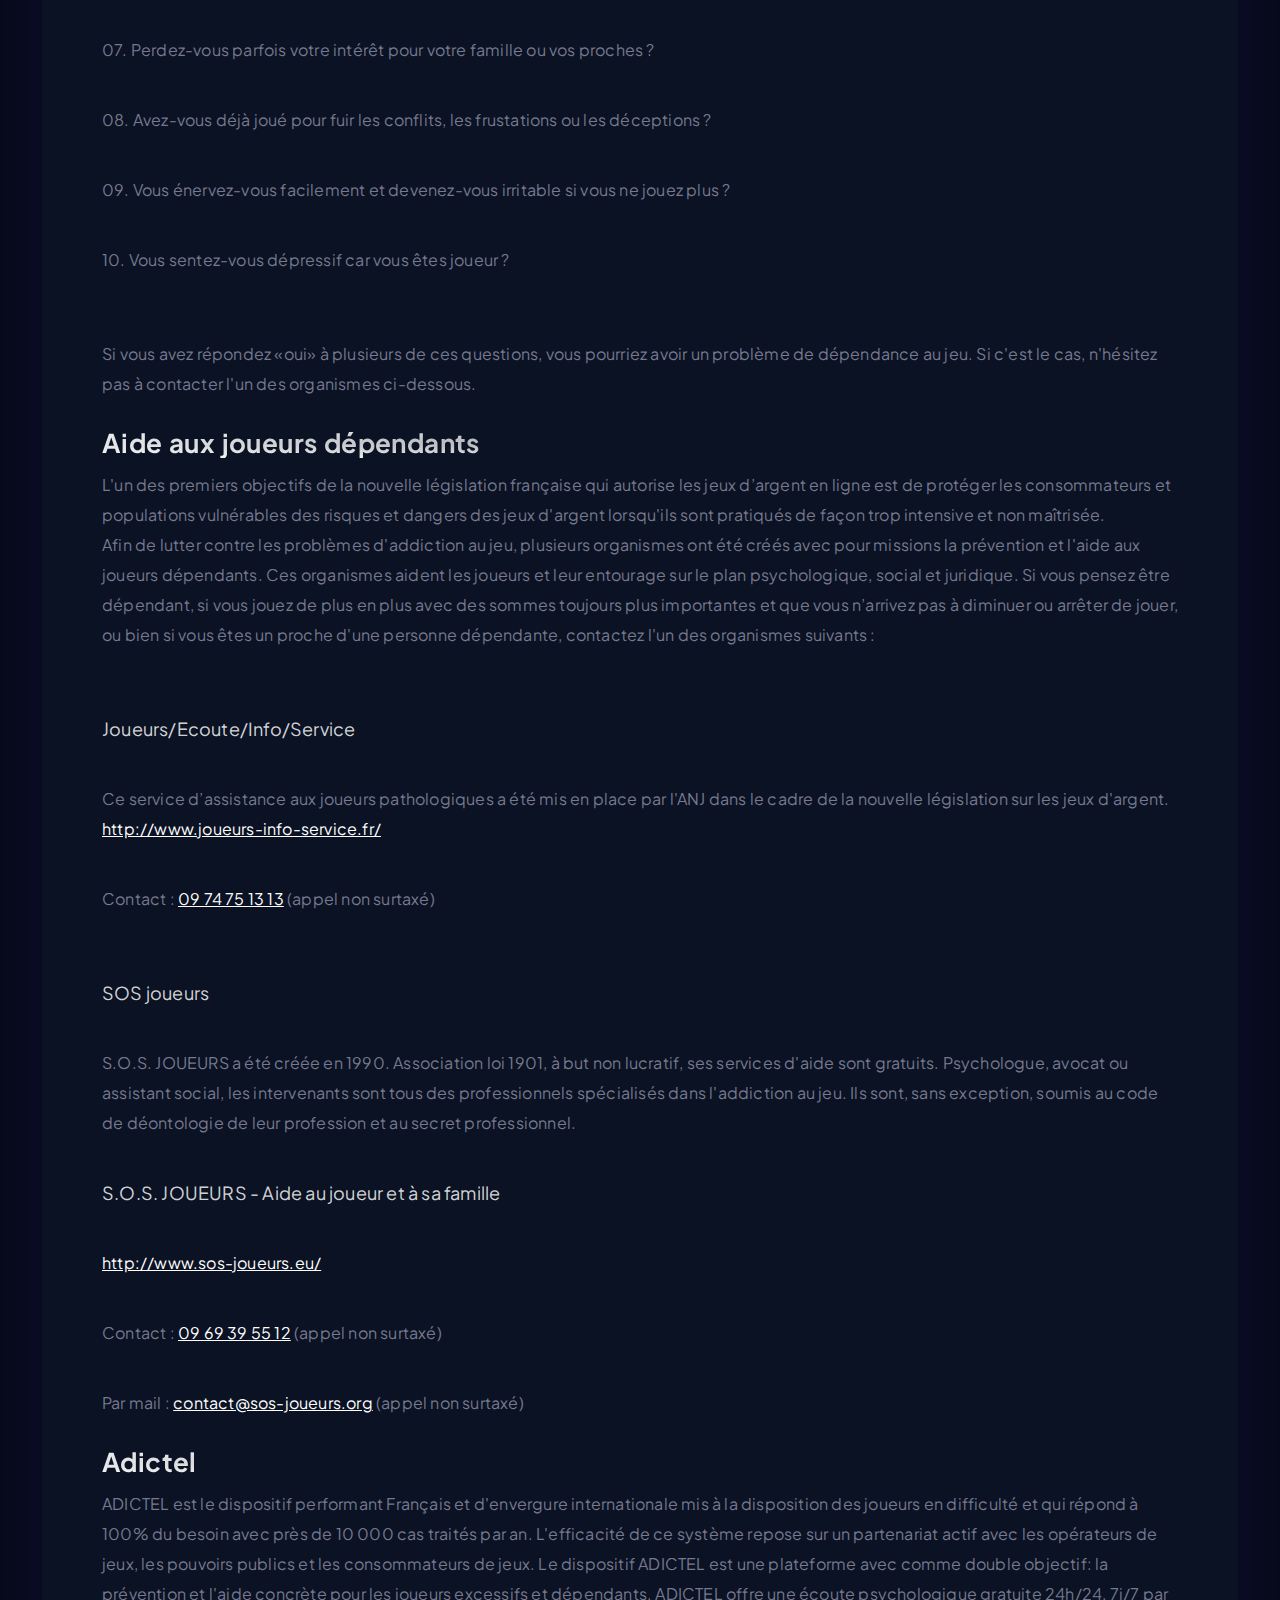
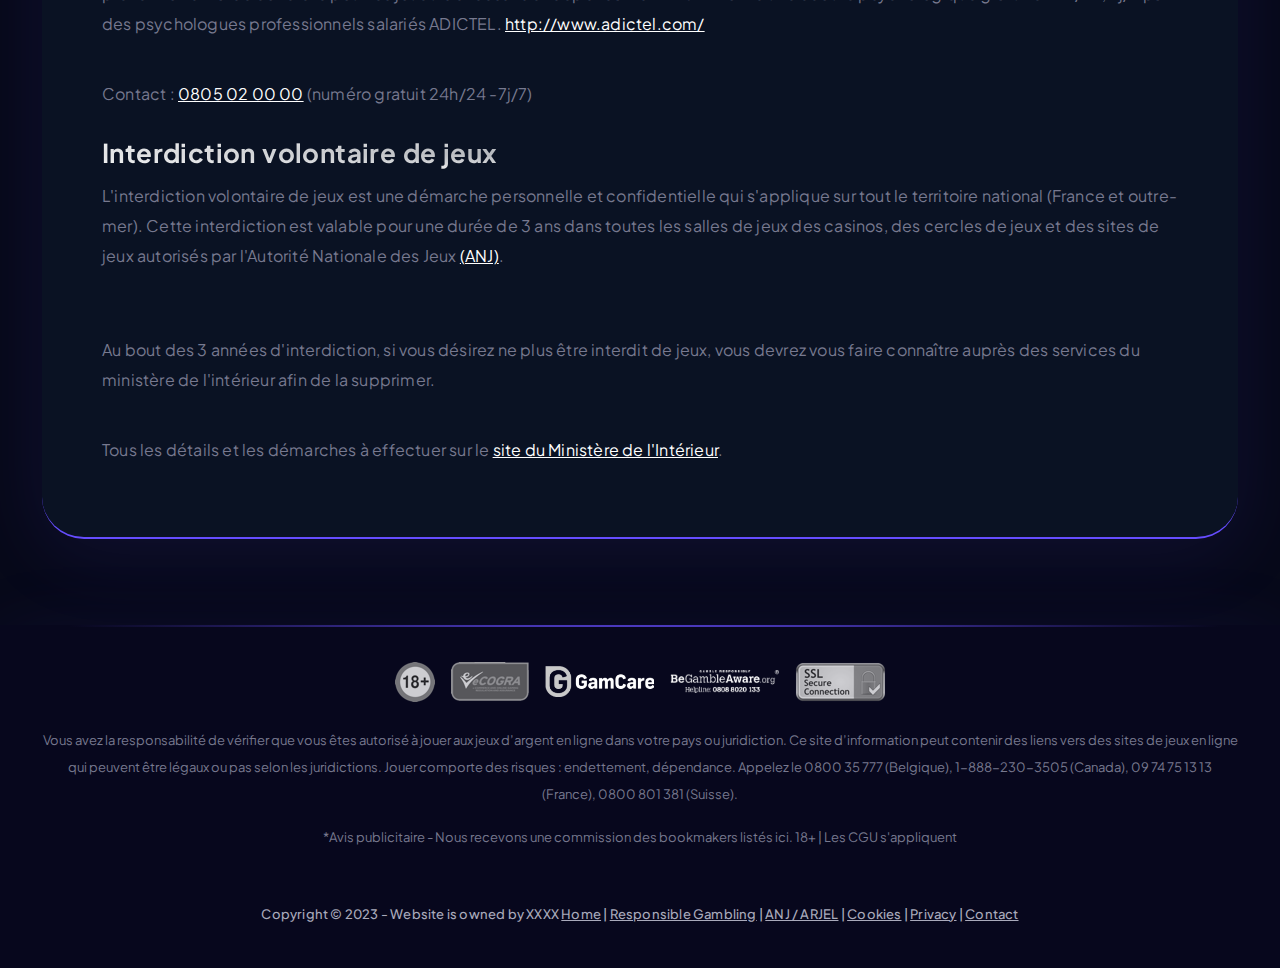
<file: responsible.html>
<!DOCTYPE html>
<html lang="en">
    <head>
        <meta charset="UTF-8">
        <meta name="viewport" content="width=device-width, initial-scale=1.0">
        <meta name="description" content="Les meilleurs sites de paris sportifs en France pour 2024. Chez TopJouerEnFrance, nous répertorions les meilleures offres de paris sportifs pour les joueurs français. Rejoignez les centaines de joueurs qui profitent de ces offres de bonus chaque mois et réclamez votre bonus de bienvenue dès aujourd'hui sur l'un des meilleurs casinos en ligne de votre choix.">
        <meta name="keywords" content="Best France Casino, France's Top Casinos, France Casino booking, France's Casino, Booking France Premier Casino">

        <!-- =============== Title ============== -->
        <title>Sélection n°1 des fournisseurs de paris sportifs en ligne 2024</title>
        <link rel="shortcut icon" href="images/fav-icon.png" type="image/x-icon">
        
        <!-- =============== Custom CSS ============= -->
        <link rel="stylesheet" href="css/style.css">
        <link rel="stylesheet" href="css/responsive.css">
        <link rel="stylesheet" href="css/bootstrap.min.css">

        <!-- =============== Google Fonts =================== -->
        <link rel="preconnect" href="https://fonts.googleapis.com">
        <link rel="preconnect" href="https://fonts.gstatic.com" crossorigin>
        <link href="https://fonts.googleapis.com/css2?family=Plus+Jakarta+Sans:ital,wght@0,200..800;1,200..800&display=swap" rel="stylesheet">
    </head>

    <body> 
        <!-- ==================== Home Section Start ======================= -->
        <div class="home-section home-section-2">
            <div class="container">
                <!-- === Home Description === -->
                <div class="home-description">
                    <h6><img src="images/Union.png" alt="Union photo"><span>Welcome to online casino</span></h6>

                    <h1><span class="home-heading-span ">Les meilleur</span>s sites de <span class="home-heading-span ">paris sportifs </span>en <span class="home-heading-span ">France p</span><span class="home-heading-span ">our 2024</span></h1>

                    <p>Chez TopJouerEnFrance, nous répertorions les meilleures offres de paris sportifs pour les joueurs français. Rejoignez les centaines de joueurs qui profitent de ces offres de bonus chaque mois et réclamez votre bonus de bienvenue dès aujourd'hui sur l'un des meilleurs casinos en ligne de votre choix.</p>
                </div>

                <!-- === Trust Area === -->
                <div class="trust-area">
                    <div class="trust-content">
                        <div class="trust-description">
                            <img src="images/reward.png" alt="reward photo">
                            <p>100% Jurídico</p>
                        </div>
                        
                        <div class="trust-description">
                            <img src="images/regulation.png" alt="regulation photo">
                            <p>Jogadores Portugueses</p>
                        </div>
                        
                        <div class="trust-description">
                            <img src="images/credit-card.png" alt="credit-card photo">
                            <p>Pagamentos Rápidos</p>
                        </div>
                    </div>
                </div>
            </div>

            <!-- === Sparkle Image Area === -->
            <div class="sparkle-area">
                <img src="images/sparkle-1.png" class="sparkle-1">
                <img src="images/sparkle-2.png" class="sparkle-2">
            </div>
        </div>
        <!-- ==================== Home Section End ========================= -->



        <div class="footer-cp-content">
            <div class="footer-content">
                <div class="footer-cp-bg pb-3">
                    <div class="container">
                        <div class="footer-txt">
                            <h2>Jeu Responsable</h2>
              
                            <div class="entry-content" itemprop="text">&nbsp; &nbsp; &nbsp; &nbsp; &nbsp; &nbsp;&nbsp;  
                                <div class="page-content">
                                    <h5>Qu'est-ce que les cookies?</h5>
                                <p>Les jeux d'argent doivent être pratiqués de façon raisonnée. Vous devez rester maître de votre jeu. Pour cela, veillez à respecter cez règles :
                                </p>

                                <p>01. Les jeux d'argent sont un loisir et en aucun cas un moyen certain de gagner de l'argent.</p>
                                
                                <p>02. Ne jouez que les sommes d'argent que vous pouvez réellement vous permettre de perdre. Ne jouez jamais l’argent dont vous avez besoin pour ce qui est important, tels que la nourriture, le loyer, les factures ou les études.</p>
                                
                                <p>03. Gardez un récapitulatif des sommes d'argent que vous pariez.</p>
                                
                                <p>04. Ne cherchez jamais à récupérer vos pertes. Si vous perdez de l’argent, ne jouez pas des mises plus élevées pour essayer de récupérer vos pertes.</p>
                                
                                <p>05. Si vous avez besoin d'aide, utilisez la limite de dépôt mensuel proposée par les sites de jeux légaux en France pour auto-réguler vos dépenses.</p><br>
                                
                                <p style="color: #ededede5; font-weight: 400; font-size: 18px;">Pour savoir si vous avez un problème de dépendance, posez-vous les questions suivantes:</p>

                                <p>01. Manquez-vous régulièrement vos heures de travail ou d'études pour jouer ?</p>
                                <p>02. Jouez-vous pour gagner de l'argent au lieu de régler des dettes ou résoudre des problèmes financiers ?</p>
                                <p>03. Après avoir perdu au jeu, avez-vous le besoin de rejouer le plus vite possible ?</p>
                                <p>04. Jouez-vous souvent jusqu'au dernier centime que vous avez sur vous ?</p>
                                <p>05. Avez-vous déjà emprunté, volé ou menti pour financer vos jeux d'argent ?</p>
                                <p>06. Avez-vous déjà vendu quoi que ce soit pour financer vos jeux d'argent ?</p>
                                <p>07. Perdez-vous parfois votre intérêt pour votre famille ou vos proches ?</p>
                                <p>08. Avez-vous déjà joué pour fuir les conflits, les frustations ou les déceptions ?</p>
                                <p>09. Vous énervez-vous facilement et devenez-vous irritable si vous ne jouez plus ?</p>
                                <p>10. Vous sentez-vous dépressif car vous êtes joueur ?</p> 
                                <br>

                                <p>Si vous avez répondez «oui» à plusieurs de ces questions, vous pourriez avoir un problème de dépendance au jeu. Si c'est le cas, n'hésitez pas à contacter l'un des organismes ci-dessous. </p>
                                
                                <h5>Aide aux joueurs dépendants </h5>
                                <p>L'un des premiers objectifs de la nouvelle législation française qui autorise les jeux d’argent en ligne est de protéger les consommateurs et populations vulnérables des risques et dangers des jeux d'argent lorsqu'ils sont pratiqués de façon trop intensive et non maîtrisée. <br>

                                Afin de lutter contre les problèmes d'addiction au jeu, plusieurs organismes ont été créés avec pour missions la prévention et l'aide aux joueurs dépendants. Ces organismes aident les joueurs et leur entourage sur le plan psychologique, social et juridique. Si vous pensez être dépendant, si vous jouez de plus en plus avec des sommes toujours plus importantes et que vous n’arrivez pas à diminuer ou arrêter de jouer, ou bien si vous êtes un proche d'une personne dépendante, contactez l'un des organismes suivants : </p> <br>

                                <p style="color: #ededede5; font-weight: 400; font-size: 18px;">Joueurs/Ecoute/Info/Service</p>

                                <p>Ce service d’assistance aux joueurs pathologiques a été mis en place par l'ANJ dans le cadre de la nouvelle législation sur les jeux d'argent. <br> <a href="http://www.joueurs-info-service.fr/">http://www.joueurs-info-service.fr/</a></p>

                                <p>Contact : <a href="tel:+0974751313">09 74 75 13 13</a> (appel non surtaxé)</p> <br>

                                <p style="color: #ededede5; font-weight: 400; font-size: 18px;">SOS joueurs </p>
                                <p>S.O.S. JOUEURS a été créée en 1990. Association loi 1901, à but non lucratif, ses services d'aide sont gratuits. Psychologue, avocat ou assistant social, les intervenants sont tous des professionnels spécialisés dans l'addiction au jeu.
                                Ils sont, sans exception, soumis au code de déontologie de leur profession et au secret professionnel.</p>

                                <p style="color: #ededede5; font-weight: 400; font-size: 18px;">S.O.S. JOUEURS - Aide au joueur et à sa famille</p>
                                <p><a href="http://www.sos-joueurs.eu/">http://www.sos-joueurs.eu/</a></p>
                                <p>Contact : <a href="tel:+0969395512">09 69 39 55 12</a> (appel non surtaxé)</p>
                                <p>Par mail : <a href="mailto:contact@sos-joueurs.org ">contact@sos-joueurs.org</a> (appel non surtaxé)</p>

                                <h5>Adictel</h5>
                                <p>ADICTEL est le dispositif performant Français et d'envergure internationale mis à la disposition des joueurs en difficulté et qui répond à 100% du besoin avec près de 10 000 cas traités par an. L'efficacité de ce système repose sur un partenariat actif avec les opérateurs de jeux, les pouvoirs publics et les consommateurs de jeux. Le dispositif ADICTEL est une plateforme avec comme double objectif: la prévention et l'aide concrète pour les joueurs excessifs et dépendants. ADICTEL offre une écoute psychologique gratuite 24h/24, 7j/7 par des psychologues professionnels salariés ADICTEL. <a href="">http://www.adictel.com/</a></p>
                                <p>Contact : <a href="tel:+0805020000">0805 02 00 00</a> (numéro gratuit 24h/24 -7j/7)</p>

                                <h5>Interdiction volontaire de jeux </h5>
                                <p>L'interdiction volontaire de jeux est une démarche personnelle et confidentielle qui s'applique sur tout le territoire national (France et outre-mer). Cette interdiction est valable pour une durée de 3 ans dans toutes les salles de jeux des casinos, des cercles de jeux et des sites de jeux autorisés par l'Autorité Nationale des Jeux <a href="http://www.jeu-legal-france.fr/anj.php">(ANJ)</a>.</p><br>

                                <p>Au bout des 3 années d'interdiction, si vous désirez ne plus être interdit de jeux, vous devrez vous faire connaître auprès des services du ministère de l'intérieur afin de la supprimer.</p>

                                <p>Tous les détails et les démarches à effectuer sur le <a href="http://www.interieur.gouv.fr/sections/a_votre_service/vos_demarches/interdiction-jeux">site du Ministère de l'Intérieur</a>. </p>
            
                                </div>&nbsp; &nbsp; &nbsp; &nbsp;&nbsp;
                            </div>
                        </div>
                    </div>
                </div>
            </div>
        </div>



        <!-- =========================== Footer Start ======================== -->
        <div class="footer">
            <div class="container">
                <div class="footer-license-images">
                    <img class="footer-ico" src="images/18+.png" loading="lazy">

                    <a href="https://ecogra.org/">
                        <img class="footer-ico footer-icon-sm-xsm" src="images/e-cogra.png" loading="lazy">
                    </a>

                    <a href="https://www.gamcare.org.uk/">
                        <img class="footer-ico  footer-icon-sm-1" src="images/gamcare.png" loading="lazy">
                    </a>

                    <a href="https://www.begambleaware.org/">
                        <img class="footer-ico  footer-icon-sm-1" src="images/BeGambleAware.png" loading="lazy">
                    </a>

                    <img class="footer-ico  footer-icon-sm-xsm" src="images/ssl-secure.png" loading="lazy">
                </div>
            

                <p class="footer-p-a"> Vous avez la responsabilité de vérifier que vous êtes autorisé à jouer aux jeux d’argent en ligne dans votre pays ou juridiction. Ce site d’information peut contenir des liens vers des sites de jeux en ligne qui peuvent être légaux ou pas selon les juridictions. Jouer comporte des risques : endettement, dépendance. Appelez le 0800 35 777 (Belgique), 1-888-230-3505 (Canada), 09 74 75 13 13 (France), 0800 801 381 (Suisse).
                </p>

                <p class="footer-p-note">*Avis publicitaire - Nous recevons une commission des bookmakers listés ici. 18+ | Les CGU s'appliquent</p>
            </div>

            <div class="container text-center py-2">
                <p class="footer-copyright">
                    Copyright © 2023 - Website is owned by XXXX <a href="index.html">Home</a> | <a href="responsible.html">Responsible Gambling</a> | <a href="arjel.html"> ANJ / ARJEL</a> | <a href="cookie.html">Cookies</a> | <a href="privacy.html">Privacy</a> | <a href="/kontakt/index.php">Contact</a>
                </p>
            </div>
        </div>
        <!-- =========================== Footer End =========================== -->

        <script src="js/bootstrap.min.js.download"></script>
    </body>
</html>
</file>
<file: css/style.css>
*{
  padding: 0;
  margin: 0;
  box-sizing: border-box;
  font-family: "Plus Jakarta Sans", sans-serif !important;
}



/* ------------------------
  Body Start
----------------------------- */
body{
  font-family: "Hind", sans-serif !important;
  background-image: url('../images/banner-7.jpg');
  background-position: center;
  background-size: cover;
  background-repeat: no-repeat;
  width: 100%;
  height: auto;
  position: relative;
  background-attachment: fixed;
  z-index: 1;
}

body::before{
  content: '';
  position: absolute;
  background-color: rgba(1, 3, 19, 0.975);
  left: 0;
  right: 0;
  top: 0;
  bottom: 0;
  z-index: -1;
  width: 100%;
  height: 100%;
}
/* ----------------------------
  Body End
------------------------------ */



/* -------------------------------
  Sticky Start 
--------------------------------- */
#disclaimer {
  overflow: hidden;
  float: center;
  text-align: center;
  position: fixed;
  top: 0;
  width: 100%;
  z-index: 100000;
  border-bottom: 1px solid transparent;
  border-image-slice: 1;
  border-width: 1px;
  background-image: radial-gradient(circle at 50.4% 50.5%, rgb(86, 66, 216) 0%, rgb(1, 3, 19) 90%);
  box-shadow: 0px 16px 80px 0px rgba(101, 77, 255, 0.171);
}

#disclaimer p {
  color: #ffffff !important;
  font-weight: 500;
  line-height: 28px;
  padding: 10px 60px 10px 60px;
  letter-spacing: 0.2px;
  font-size: 15px;
  margin: 0px !important;
  word-spacing: 1px;
}

#disclaimer p > a{
  color: #fff !important;
}

#disclaimer p > a:hover{
  color: #076dc0 !important;
}

/* ----------------------------
  Sticky End
-------------------------------- */



/* -----------------------------
  Home Section Start
------------------------------- */

.home-section.home-section-2{
  padding-top: 0px;
}

.home-section{
  padding-top: 30px;
}

.home-content {
  background-image: url('../images/banner-transparent.png');
  background-repeat: no-repeat;
  height: 800px;
  margin: 0 auto;
  width: 100%;
  background-position: center;
  background-size: contain;
}

.home-description{
  text-align: center;
  padding: 40px 30px;
}

.home-description > h6 {
  font-size: 14px;
  color: rgb(134, 91, 255);
  font-weight: 600;
  word-spacing: 1px;
  margin-top: 0px;
  padding: 0px 30px;
  text-transform: uppercase;
  letter-spacing: 0.6px;
  display: inline-block;
}

.home-description > h6 > img{
  margin-right: 8px;
}

.home-description > h6 > span {
  background: -webkit-linear-gradient(120.11deg, rgb(98, 127, 255),rgb(134, 91, 255));
  -webkit-background-clip: text;
  -webkit-text-fill-color: transparent;
}

.home-description > h1 {
  font-size: 52px;
  color: #ffffff;
  line-height: 70px;
  font-weight: 800;
  word-spacing: 1px;
  padding: 0px 30px;
  letter-spacing: 0.4px;
}

.home-description > h1 > span {
  background: -webkit-radial-gradient(#FFFFFF80, #FFFFFFFF);
  -webkit-background-clip: text;
  -webkit-text-fill-color: transparent;
}

.home-description > p{
  color: #77798F;
  font-size: 16px;
  line-height: 28px;
  font-weight: 400;
  word-spacing: 1.6px;
  padding: 10px 30px 15px 30px;
  letter-spacing: 0.4px;
}

.trust-area {
  margin-top: -60px;
}

.trust-content{
  display: flex;
  align-items: center;
  gap: 24px;
  justify-content: center;
}

.trust-description {
  display: flex;
  align-items: center;
  gap: 8px;
}

.trust-description > img {
  width: 40px;
}

.trust-description > p {
  font-weight: 600;
  color: #ffffff;
  word-spacing: 1px;
  letter-spacing: 0.2px;
  font-size: 15px;
  margin-bottom: 0px !important;
}

.sparkle-area{
  position: relative;
}

.sparkle-area > img.sparkle-1 {
  position: absolute;
  top: -137px;
  left: 60px;
  width: 230px;
}

.sparkle-area > img.sparkle-2 {
  position: absolute;
  top: -175px;
  right: 60px;
  width: 230px;
  transform: rotate(180deg);
}
/* -------------------------------
  Home Section End
---------------------------------- */



/* -------------------------------
  List Start
--------------------------------- */
.list-main {
  position: relative;
  padding: 30px 25px 15px 25px;
  z-index: 99999;
  border-bottom: 2px solid rgb(102, 77, 255);
  border-top: 2px solid rgb(102, 77, 255);
  border-radius: 42px;
  box-shadow: 0px 16px 80px 0px rgba(102, 77, 255, 0.1);
  top: -390px;
  background: #0A1223;
  overflow: hidden;
}

.list-main:before {
  content: "";
  position: absolute;
  width: 100%;
  height: 100%;
  background-color: #0a122300;
}

.list-title{
  color: #fff;
  text-align: center;
  font-size: 16px;
  font-weight: 500;
  letter-spacing: 0.4px;
}

.list-title {
  padding-bottom: 10px !important;
  background: #07071d;
  border-radius: 20px;
}

.text-center.title-left {
  position: relative;
  left: 18px;
} 

.text-title-left {
  margin-left: 30px;
}

.list-item {
  border: 1px solid transparent; 
  border-image-slice: 1; 
  border-width: 2px;
  border-radius: none !important;
  font-weight: 500;
  color:#fff;
  background: #07071D;
  z-index: 11;
  height: 140px;
  border-radius: 20px;
}

.list-item:hover {
  box-shadow: 0 5px 43px 5px rgb(30 140 228 / 13%);
  cursor: pointer;
}

.half_circle {
  background: #0d0f2d;
  height: 140px;
  width: 240px;
  border-bottom-right-radius: 0px;
  border-top-right-radius: 0px;
  position: absolute;
  z-index: 1;
  top: -26px;
  left: -14px;
  border-bottom-left-radius: 20px;
  border-top-left-radius: 12px;
}

.arrow-ribbon {
  background: rgb(102, 77, 255);
  color: #FFF;
  padding: 3px 24px;
  position: absolute;
  top: -26px;
  left: -12px;
  z-index: 99;
  font-size: 14px;
  letter-spacing: 0.2px;
  font-weight: 500;
  text-shadow: 2px 2px #ffffff38;
  border-top-left-radius: 12px;
  width: 130px;
}

.arrow-ribbon:before {
  position: absolute;
  right: 0;
  top: 0px;
  bottom: 0;
  content: "";
  right: -13px;
  border-top: 13px solid transparent;
  border-right: 13px solid rgb(102, 77, 255);
  border-bottom: 13px solid transparent;
  width: 0;
  transform: rotate(180deg);
}

img.logo {
  height: 75px;
}

.logo{
  z-index: 1;
  position: relative;
}

img.logo-top-img {
  position: relative !important;
  top: 0px !important;
}

img.logo {
  position: relative;
  top: 5px;
  width: 190px;
  left: -2px;
}


.list-item .item-bonus p {
  font-size: 14px;
  font-weight: 700;
  letter-spacing: 0px;
  position: relative;
  line-height: 26px;
  z-index: 11;
  color: #bfbfbf;
  word-spacing: 1px;
  margin-bottom: 0px !important;
  top: -8px;
  left: -15px;
}

.item-bonus::before {
  content: ' ';
  width: 1px;
  height: 140px;
  background: #8080801f;
  position: absolute;
  margin-left: 105px;
  top: -26px;
}

.item-rat::before {
  content: ' ';
  width: 1px;
  height: 140px;
  background: #8080801f;
  position: absolute;
  margin-left: 88px;
  top: -26px;
}

.item-sco-1::before {
  content: ' ';
  width: 1px;
  height: 140px;
  background: #8080801f;
  position: absolute;
  margin-left: 105px;
  bottom: -18px;
}

.item-sco-2::before {
  content: ' ';
  width: 1px;
  height: 150px;
  background: #8080801f;
  position: absolute;
  margin-left: 105px;
  bottom: -70px;
}

.list-item .item-rat p,.list-item .item-play p{
  font-size:17px;
  font-weight: 700;
  color: #bfbfbf;
}

p.votes-sc {
  font-size: 16px;
  font-weight: 700;
  color: #bfbfbf;
  margin-bottom: 5px;
}

.list-item .item-sco {
  font-size: 43px;
  color: #bfbfbf;
  font-weight: 800;
}

.list-star > img{
  width: 96px;
}

.score-nm {
  font-size: 46px;
  font-weight: 700;
  color: #566179 !important;
  position: relative;
  top: 24px;
  line-height: 0px;
}

.list-item .notes {
  margin-top: 7px;
  z-index: 1;
  font-size: 10px;
  line-height: 8px;
  color: #ffffffe5;
  text-align: left;
  font-weight: 700;
  left: 0px;
  letter-spacing: 0.2px;
  top: 11px;
}

.getlink a {
  color: #566179;
  text-decoration: underline;
  font-size: 12px;
  font-weight: 600;
  position: relative;
  top: 6px;
  letter-spacing: 0.6px;
  left: 18px;
}

.getlink a:hover{
  color: rgb(102, 77, 255);
  text-decoration:underline
}

a.bttn-dark {
  color:#ebeaea;
  text-decoration:none;
  -webkit-transition:0.3s all ease;
  transition:0.3s ease all;
  &:hover {
    color:#FFF;
  }
  &:focus {
    color:#FFF;
  }
}

.bttn-dark {
  display: inline-block;
  text-align: center;
  width: 100%;
  padding: 10px 0px;
  border-radius: 40px;
  position: relative;
  box-shadow: 0px 0px 10px 0px rgba(118, 68, 255, 0.199);
  z-index: 2;
  left: 18px;
  font-size: 15px;
  background: radial-gradient(circle at 50.4% 50.5%, rgb(86, 66, 216) 0%, rgb(8, 19, 99) 90%);
  &:before {
    -webkit-transition:0.5s all ease;
    transition:0.5s all ease;
    position:absolute;
    top:0;
    left:50%;
    right:50%;
    bottom:0;
    opacity:0;
    content:'';
    background:linear-gradient(120.11deg, rgb(98, 127, 255),rgb(102, 51, 238));
    border-radius:40px;
    z-index:-1;
  }
  &:hover {
    &:before {
      -webkit-transition:0.5s all ease;
      transition:0.5s all ease;
      left:0;
      right:0;
      opacity:1;
    }
  }
  &:focus {
    &:before {
      -webkit-transition:0.5s all ease;
      transition:0.5s all ease;
      left:0;
      right:0;
      opacity:1;
    }
  }
}
/* --------------------------------
  List End
----------------------------------- */





/* -------------------------------
    List Description Start
-------------------------------- */
.list-section{
  padding-bottom: 0px;
}

.list-content {
  padding: 60px 40px 40px 40px;
  margin-bottom: 100px;
  margin-top: -300px;
  border-bottom: 2px solid rgb(102, 77, 255);
  border-top: 2px solid rgb(102, 77, 255);
  border-radius: 42px;
  box-shadow: 0px 16px 80px 0px rgba(102, 77, 255, 0.1);
  background: #0A1223;
}

.list-content > h2 {
  font-size: 40px;
  font-weight: 700;
  background: -webkit-radial-gradient(#FFFFFF80, #FFFFFFFF);
  -webkit-background-clip: text;
  -webkit-text-fill-color: transparent;
  letter-spacing: 0.4px;
  word-spacing: 1px;
  line-height: 60px;
}

.list-content > p {
  font-size: 16px;
  font-weight: 500;
  color: #77798F;
  padding: 15px 0px 0px 0px;
  line-height: 30px;
  word-spacing: 1px;
}

.list-content > ul{
  padding: 20px 0px 0px 0px;
}

.list-content > ul > li{
  list-style: none;
  font-size: 16px;
  font-weight: 500;
  color: #77798F;
  line-height: 30px;
  letter-spacing: 0.2px;
  padding-bottom: 10px;
}
/* -------------------------------
  List Description End
---------------------------------- */



/* -------------------------------
  Footer Start
----------------------------------- */
.footer {
  border-top: 1px solid transparent;
  border-image-slice: 1;
  border-width: 2px;
  border-image-source: radial-gradient(circle at 50.4% 50.5%, rgb(102, 77, 255) 0%, rgba(80, 80, 80, 0) 90%);
  box-shadow: 0px 16px 80px 0px rgba(102, 77, 255, 0.1);
  background: #07071D;
  padding: 30px 15px 20px 15px;
  text-align: center;
  position: relative;
  bottom: -5px;
}

.footer-license-images {
  display: flex;
  align-items: center;
  justify-content: center;
}

.footer-license-images img {
  padding: 5px 8px 25px 8px;
}

footer img.footer-ico{
  max-width:130px
}

img.footer-ico.footer-icon-sm-1 {
  width: 125px;
}

img.footer-ico.footer-icon-sm-2 {
  width: 140px;
}

img.footer-ico.footer-icon-xsm {
  width: 50px;
}

img.footer-ico.footer-icon-sm {
  width: 98px;
}

img.footer-ico.footer-icon-sm-3 {
  width: 62px;
}

p.footer-p-a {
  font-size: 13px;
  font-weight: 400;
  color: #77798F;
  line-height: 27px;
}

p.footer-p-note {
  font-size: 13px;
  font-weight: 400;
  color: #77798F;
  line-height: 27px;
}

p.footer-p-a > a{
  color: #77798F !important;
  text-decoration: underline;
}

p.footer-p-a > a:hover {
  color: rgb(102, 77, 255) !important;
  text-decoration: underline;
}

p.footer-copyright {
  color: #a9aabb !important;
  font-size: 13px !important;
  letter-spacing: 0.2px;
  margin-top: 30px;
  font-weight: 500;
}

p.footer-copyright > a{
  color: #a9aabb !important;
}

p.footer-copyright > a:hover{
  color: rgb(102, 77, 255) !important;
}

.footer-cp-content{
  padding: 60px 0px 80px 0px;
}

.footer-txt{
  padding: 40px 60px 20px 60px;
  position: relative;
  bottom: -15px;
  border-bottom: 2px solid rgb(102, 77, 255);
  border-top: 2px solid rgb(102, 77, 255);
  border-radius: 42px;
  box-shadow: 0px 16px 80px 0px rgba(102, 77, 255, 0.1);
  background: #0A1223;
}

.footer-txt > h2 {
  font-size: 38px;
  font-weight: 700;
  background: -webkit-radial-gradient(#FFFFFF80, #FFFFFFFF);
  -webkit-background-clip: text;
  -webkit-text-fill-color: transparent;
  letter-spacing: 0.4px;
  word-spacing: 1px;
  text-transform: uppercase;
}

.page-content > h5{
  font-size: 26px;
  font-weight: 700;
  background: -webkit-radial-gradient(#ffffffa2, #FFFFFFFF);
  -webkit-background-clip: text;
  -webkit-text-fill-color: transparent;
  letter-spacing: 0.4px;
  word-spacing: 1px;
  margin: 5px 0px 0px 0px;
}

.page-content > p{
  font-size: 16px;
  font-weight: 400;
  color: #77798F;
  padding: 15px 0px;
  line-height: 30px;
  letter-spacing: 0.2px;
  padding: 12px 0px;
}

.page-content > p > a{
  color: #ffffff !important;
}

.page-content > p > a:hover{
  color: rgb(102, 77, 255) !important;
}
/* -------------------------------
  Footer End
---------------------------------- */
</file>
<file: css/responsive.css>
@media only screen and (max-width: 370px) and (min-width: 300px){
    /* ----------------
        Home Start
    -------------------- */ 
    .home-content {
        height: 415px !important;
    }

    .home-description > h1 {
        font-size: 22px !important;
        line-height: 38px !important;
    }

    .trust-content {
        gap: 10px;
    }

    .trust-description > p {
        font-size: 8px !important;
    }

    .sparkle-area {
        position: relative;
        top: 10px;
    }

    .sparkle-area > img.sparkle-1 {
        top: -115px !important;
    }
    /* ------------------
        Home End
    -------------------- */



    /* -------------------
        List Start
    ---------------------- */
    .list-main {
        top: -230px !important;
    }

    .half_circle {
        height: 180px;
        max-width: 180px;
        top: -26px;
        left: 2px;
        width: 100%;
    }

    .ribbon {
        top: -27px !important;
    }

    .ribbon {
        font-size: 12px !important;
    }

    img.logo {
        top: 12px !important;
    }

    .list-item .item-bonus p {
        font-size: 12px !important;
        line-height: 21px !important;
        position: relative !important;
        top: -12px !important;
    }

    .item-rat {
        top: 10px !important;
    }

    .item-rat-top {
        top: -8px !important;
    }

    p.ratettl {
        font-size: 11px !important;
    }

    .bttn-dark {
        font-size: 12px !important;
        padding: 10px 26px !important;
        position: relative;
        left: 12px;
        top: -14px;
    }

    p.getlink.getlink-top.mb-0 {
        position: relative;
        top: -8px !important;
    }
    
    .getlink a {
        top: -6px !important;
    }

    .list-item.list-item-top-1 {
        margin-bottom: 0px;
    }

    .arrow-ribbon {
        padding: 3px 0px 3px 15px !important;
        width: 110px !important;
    }
    /* ------------------
        List Start
    --------------------- */



    /* ---------------------
        Footer Start
    ------------------------- */
    p.footer-copyright {
        font-size: 12px !important;
        letter-spacing: 0px;
        margin-top: 20px;
        line-height: 22px;
    }
    /* ------------------------
        Footer End
    --------------------------- */  
}



@media (max-width: 599px){
    /* ---------------------
        Body Start
    ------------------------ */
    body {
        overflow-x: hidden;
        background-position: left 50% center;
    }
    /* -------------------------
        Body End
    --------------------------- */



    /* -------------------------
        Home
    ---------------------------- */
    .home-section {
        padding-top: 50px;
    }

    .home-content {
        height: 450px;
    }

    .home-description {
        text-align: center;
        padding: 20px 0px;
    }

    .home-description > h6 {
        font-size: 12px;
    }
    
    .home-description > h1 {
        font-size: 24px;
        line-height: 40px;
        padding: 0px;
    }

    .home-description > p {
        display: none;
    }

    .trust-area {
        margin-top: 0px;
    }

    .trust-content {
        padding-bottom: 20px;
        margin-top: -14px;
    }

    .trust-bar {
        align-items: center;
        justify-content: center;
        padding: 10px 5px;
    }

    .trust-content-icon {
        gap: 12px;
    }

    .trust-description {
        display: flex;
        align-items: center;
        gap: 4px;
        text-align: center;
    }

    .trust-description > img {
        width: 20px;
        height: auto;
    }

    .trust-description > p {
        font-size: 8px;
        letter-spacing: 0px;
        padding: 3px 0px;
        text-align: center;
    }

    .sparkle-area > img.sparkle-1 {
        position: absolute;
        top: -22px;
        left: 0px;
        width: 210px;
    }

    .sparkle-area > img.sparkle-2 {
        top: -87px;
        right: 0px;
        width: 188px;
    }
    /* -------------------------
        Home
    -------------------------- */



    /* ------------------------
        List Item
    ---------------------------- */
    div#page {
        overflow-x: hidden;
    }

    .arrow-ribbon {
        padding: 3px 15px;
        width: 116px;
    }

    .list-main {
        border-radius: 12px;
        top: -240px;
        padding: 6px !important;
        border: 0px;
    }

    .half_circle_2 {
        display: none;
    }

    .half_circle {
        height: 191px;
        max-width: 165px;
        top: -27px;
        left: 2px;
        width: 100%;
    }
    
    .ribbon {
        --c: #e79d26;
        position: absolute;
        top: -26px;
        left: -4px;
        z-index: 11;
        line-height: 28px;
        border-radius: var(--r) 0 0 var(--r);
        background-repeat: no-repeat;
    }

    .arrow-ribbon {
        left: 0px;
    }

    img.logo {
        max-width: 145px;
        height: auto;
    }

    .item-sco > img {
        width: 56px;
        position: relative;
        top: -3px;
    }

    .list-item .item-bonus p {
        font-size: 13px;
        letter-spacing: 0px;
        line-height: 24px;
        position: relative;
        top: -18px;
        left: 0px;
    }

    .item-rat {
        position: relative;
        left: -8px;
        top: 3px;
    }

    .s-img-sm {
        display: flex;
        position: relative;
        top: 20px;
        left: 4px;
    }


    p.sm-sc {
        font-size: 28px !important;
        position: relative;
        left: 15px;
        top: 8px;
        font-weight: 500 !important;
    }

    .s-img-sm > img{
        width: 20px;
    }

    .bttn-dark {
        font-size: 13px;
        border: 0px;
        padding: 0.85em 1.3em;
        z-index: 1;
        overflow: hidden;
        position: relative;
        top: -10px;
        width: max-content;
        left: -5px;
    }

    p.votes-sc {
        width: 100px;
    }

    img.logo.logo-top-area {
        margin-top: -22px;
    }

     p.getlink.mb-0 {
        font-size: 12px !important;
        color: #fff !important;
        margin-top: 8px !important;
    }

    img.star-d-none{
        display: none;
    }

    p.getlink.mb-0 {
        font-size: 12px !important;
        color: #fff !important;
        margin-top: 8px !important;
    }


    img.star-d-none{
        display: none;
    }

    .item-sco {
        display: flex;
        justify-content: space-between;
    }

    .getlink a {
        top: -10px;
        left: -5px;
        font-size: 11px;
    }

    .d-flex.align-items-center.justify-content-around.d-md-block.py-2.py-md-0 {
        margin-top: -4px;
        flex-direction: column;
    }

    .ratings {
        display: flex;
        align-items: center;
        gap: 22px;
    }

    .s-img-sm > img.img-4 {
        filter: grayscale(1);
    }

    .ribbon {
        width: 130px;
    }

    .py-2.py-md-0.list-.bttn-dark {
        text-align: justify;
    }

    .item-bonus::before{
        display: none;
    }

    .item-rat::before{
        display: none;
    }

    .item-sco-1::before{
        display: none
    }
    
    .list-item .item-sco {
        font-size: 32px;
        background: -webkit-radial-gradient(#FFFFFF80, #FFFFFFFF);
        -webkit-background-clip: text;
        -webkit-text-fill-color: transparent;
        margin-bottom: 9px;
        position: relative;
        top: 5px;
    }

    .list-item .notes {
        margin-top: 0px;
        left: 0px;
        letter-spacing: 0px;
        font-size: 9px;
    }

    .item-rat.col-6.col-sm-2.text-center {
        z-index: 1;
    }

    .list-item {
        margin-bottom: 10px;
        height: 190px;
    }

    .item-rat-top {
        top: -18px;
    }

    .list-item .item-bonus {
        width: 100%;
    }

    img.logo-top-img {
        position: relative !important;
        top: 10px !important;
    }

    .getlink-top {
        top: -8px !important;
        position: relative;
    }

    img.logo {
        top: 6px;
    }

    .item-card-top {
        margin-top: -36px !important;
    }

    .list-star > img {
        width: 80px;
    }

    .list-item .item-rat p, .list-item .item-play p {
        font-size: 12px;
        color: #fff;
        margin-top: 0px;
    }

    .list-item .item-rat p, .list-item .item-play p {
        font-size: 12px;
    }

    .list-star {
        width: 70px;
    }
    /* -------------------------
        Item End
    ---------------------------- */



    /* -------------------------
        List Description Start
    ---------------------------- */
    .list-content {
        padding: 40px 15px 20px 15px;
        margin-bottom: 50px;
        margin-top: -200px;
    }

    .list-content > h2 {
        font-size: 28px;
        line-height: 38px;
        letter-spacing: 0px;
    }

    .list-content > p {
        font-size: 14px;
        padding: 10px 0px;
        letter-spacing: 0px;
        line-height: 30px;
    }
    /* ------------------------------
        List Description End
    ---------------------------------- */
    


    /* ---------------------------
        Disclaimer Start
    ------------------------------ */
    #disclaimer p {
        font-size: 10px;
        letter-spacing: 0px;
        line-height: 15px;
        padding: 10px 3px;
        word-spacing: 0.6px;
    }
    /* ---------------------------
        Disclaimer End
    ------------------------------ */

    

    /* ---------------------------
        Footer Start
    --------------------------- */
    .footer{
        box-shadow: 0px 16px 80px 0px rgb(34 0 245 / 44%);
    }

    .footer-txt h2 {
        font-size: 22px !important;
        line-height: 35px;
    }

    p.footer-copyright {
        font-size: 14px;
        letter-spacing: 0px;
        margin-top: 20px;
    }

    .list-content > ul > li {
        font-size: 14px;
        padding: 8px 0px;
        line-height: 26px;
        letter-spacing: 0px;
    }

    .footer-license-images {
        display: flex;
        align-items: center;
        justify-content: center;
        flex-wrap: wrap;
        margin-bottom: 25px;
    }

    .footer-cp-bg.pb-3 {
        overflow-x: hidden;
    }

    footer img.footer-ico {
        max-width: 90px;
    }

    .footer-license-images img {
        padding: 5px 8px 5px 8px;
        max-width: 82px;
    }

    .footer-txt.footer-text-2 > h2 {
        font-size: 22px !important;
    }

    section.footer-cp-content {
        overflow: hidden;
    }

    .page-content > p {
        padding: 15px 0px;
        line-height: 26px;
        letter-spacing: 0.2px;
        padding: 12px 0px;
        margin-bottom: 0px;
        font-size: 14px;
    }

    .footer-cp-content {
        padding: 0px 0px 80px 0px;
        margin-top: -20px;
    }

    .footer-txt{
        padding: 40px 10px;
        border-radius: 10px;
    }

    .footer-cp-bg {
        padding: 50px 10px 40px 10px;
        margin-top: 0px;
    }


    .page-content > h5 {
        font-size: 25px;
        font-weight: 500;
        line-height: 35px;
    }
    /* -----------------------------
        Footer End
    -------------------------------- */
}


@media only screen and (max-width: 600px) and (min-width: 421px){
    /* ---------------------
        Home Start
    ------------------------ */
    body {
        overflow-x: hidden;
        background-position: left 50% center;
    }

    .home-description > h1 {
        font-size: 28px;
        line-height: 40px;
        letter-spacing: 0px;
        padding-bottom: 0px;
        margin-top: -18px;
    }

    .home-description > p {
        display: none;
    }

    .trust-content {
        padding-bottom: 20px;
        margin-top: -14px;
    }
    
    .trust-content-icon {
        gap: 8px;
    }

    .trust-description {
        display: flex;
        align-items: center;
        gap: 2px;
        text-align: center;
    }

    .trust-bar-date {
        display: none;
    }

    .trust-description > img {
        width: 20px;
        height: auto;
    }

    .trust-description > p {
        font-size: 10px;
        letter-spacing: 0px;
        padding: 3px 0px;
        text-align: center;
        font-weight: 500;
    }

    .trust-bar {
        align-items: center;
        justify-content: center;
        padding: 10px 5px;
    }
    /* ---------------------------
        Home End
    ------------------------------ */



    /* ----------------------------
        Disclaimer Start
    -------------------------------- */
    #disclaimer p {
        font-size: 11px;
        letter-spacing: 0px;
        line-height: 15px;
        padding: 10px 5px;
        word-spacing: 1px;
    }
    /* --------------------------
        Disclaimer End
    ----------------------------- */
    
    

    /* ------------------------
        List Item
    ---------------------------- */
    div#page {
        overflow-x: hidden;
    }

    .list-main {
        border-radius: 12px;
        top: -260px;
        padding: 0px;
        border: none;
    }

    .half_circle_2 {
        display: none;
    }

    .half_circle {
        height: 191px;
        max-width: 190px;
        top: -27px;
        left: 2px;
        width: 100%;
    }
    
    .ribbon {
        --c: #e79d26;
        position: absolute;
        top: -26px;
        left: -4px;
        z-index: 11;
        line-height: 28px;
        border-radius: var(--r) 0 0 var(--r);
        background-repeat: no-repeat;
    }

    .arrow-ribbon {
        padding: 3px 15px;
        position: absolute;
        top: -26px;
        left: 0px;
        z-index: 99;
        font-size: 14px;
        letter-spacing: 0.2px;
        font-weight: 500;
        text-shadow: 2px 2px #ffffff38;
        border-top-left-radius: 0px;
        width: 116px;
    }

    img.logo {
        max-width: 170px;
        height: auto;
    }

    .item-sco > img {
        width: 56px;
        position: relative;
        top: -3px;
    }

    .list-item .item-bonus p {
        font-size: 13px;
        letter-spacing: 0px;
        line-height: 24px;
        position: relative;
        top: -18px;
        left: 0px;
        width: 100%;
        transform: translateX(10px);
    }

    .item-rat {
        position: relative;
        top: 3px;
        left: 12px;
        transform: translateX(-30px);
    }

    .s-img-sm {
        display: flex;
        position: relative;
        top: 20px;
        left: 4px;
    }


    p.sm-sc {
        font-size: 28px !important;
        position: relative;
        left: 15px;
        top: 8px;
        font-weight: 500 !important;
    }

    .s-img-sm > img{
        width: 20px;
    }

    .bttn-dark {
        font-size: 13px;
        border: 0px;
        padding: 0.85em 2.4em;
        z-index: 1;
        overflow: hidden;
        position: relative;
        top: -10px;
        width: max-content;
        left: 10px;
        transform: translateX(-12px);
    }

    p.votes-sc {
        width: 100px;
    }

    img.logo-top-area {
        margin-top: -14px;
    }

     p.getlink.mb-0 {
        font-size: 12px !important;
        color: #fff !important;
        margin-top: 8px !important;
    }

    img.star-d-none{
        display: none;
    }

    p.getlink.mb-0 {
        font-size: 12px !important;
        color: #fff !important;
        margin-top: 8px !important;
    }

    img.star-d-none{
        display: none;
    }

    .item-sco {
        display: flex;
        justify-content: space-between;
    }

    .getlink a {
        top: -10px;
        left: 0px;
        font-size: 11px;
        transform: translateX(10px);
    }

    .d-flex.align-items-center.justify-content-around.d-md-block.py-2.py-md-0 {
        margin-top: -4px;
        flex-direction: column;
    }

    .ratings {
        display: flex;
        align-items: center;
        gap: 22px;
    }

    .s-img-sm > img.img-4 {
        filter: grayscale(1);
    }

    .ribbon {
        width: 130px;
    }

    .py-2.py-md-0.list-.bttn-dark {
        text-align: justify;
    }

    .item-bonus::before{
        display: none;
    }

    .item-rat::before{
        display: none;
    }

    .item-sco-1::before{
        display: none
    }
    
    .list-item .item-sco {
        font-size: 32px;
        background: -webkit-radial-gradient(#FFFFFF80, #FFFFFFFF);
        -webkit-background-clip: text;
        -webkit-text-fill-color: transparent;
        margin-bottom: 9px;
        position: relative;
        top: 5px;
    }

    .list-item .notes {
        margin-top: 0px;
        left: 0px;
        letter-spacing: 0px;
        font-size: 9px;
    }

    .item-rat.col-6.col-sm-2.text-center {
        z-index: 1;
    }

    .list-item {
        margin-bottom: 10px;
        height: 190px;
    }

    .item-rat-top {
        top: -8px;
    }

    .list-item .item-bonus {
        width: 100%;
    }

    img.logo-top-img {
        position: relative !important;
        top: 10px !important;
    }

    .getlink-top {
        top: -8px !important;
        position: relative;
    }

    img.logo {
        top: 6px;
    }

    .item-card-top {
        margin-top: -36px !important;
    }

    .list-star > img {
        width: 80px;
    }

    .list-item .item-rat p, .list-item .item-play p {
        font-size: 12px;
        color: #fff;
        margin-top: 0px;
    }

    .list-item .item-rat p, .list-item .item-play p {
        font-size: 12px;
    }

    .list-star {
        width: 70px;
    }

    .list-item-top-1 {
        margin-bottom: 0px;
    }
    /* -------------------------
        Item End
    ---------------------------- */



    /* -------------------------
        List Description Start
    ---------------------------- */
    .list-content {
        padding: 40px 15px 20px 15px;
        margin-bottom: 50px;
        margin-top: -200px;
    }

    .list-content > h2 {
        font-size: 28px;
        line-height: 38px;
        letter-spacing: 0px;
    }

    .list-content > p {
        font-size: 14px;
        padding: 10px 0px;
        letter-spacing: 0px;
        line-height: 30px;
    }
    /* ------------------------------
        List Description End
    ---------------------------------- */

    

    /* --------------------------
        Footer Start
    ----------------------------- */
    .footer-txt h2 {
        font-size: 25px !important;
    }

    p.footer-copyright {
        font-size: 12px !important;
        letter-spacing: 0px;
        margin-top: 20px;
        line-height: 24px;
    }

    .footer-license-images {
        display: flex;
        align-items: center;
        justify-content: center;
        flex-wrap: wrap;
        margin-bottom: 25px;
    }

    footer img.footer-ico {
        max-width: 90px;
    }

    .footer-license-images img {
        padding: 5px 8px 5px 8px;
    }

    .footer-txt.footer-text-2 > h2 {
        font-size: 22px !important;
    }

    section.footer-cp-content {
        overflow: hidden;
    }

    .footer-cp-bg {
        padding: 50px 0px 40px 0px;
        margin-top: 0px;
    }
    /* --------------------------
        Footer End
    ----------------------------- */
}




@media only screen and (max-width: 868px) and (min-width: 601px){
    /* -------------------------
        Disclaimer
    ----------------------------- */
    #disclaimer p {
        padding: 10px 0px;
        font-size: 11px;
        word-spacing: 0px;
    }
    /* ------------------------------
        Disclaimer
    -------------------------------- */


    /* ----------------------------
        Home Start
    ------------------------------- */
    .home-description {
        padding: 40px 0px;
    }

    .home-description > h1 {
        font-size: 38px;
        line-height: 60px;
        margin-top: -10px;
    }

    .home-description > p {
        font-size: 15px;
        line-height: 26px;
        letter-spacing: 0.2px;
        word-spacing: 0px;
        margin-bottom: 10px;
    }

    .trust-bar {
        padding: 10px 20px;
    }

    .trust-description > p {
        font-size: 13px;
        letter-spacing: 0.2px;
    }

    .trust-bar-date > p {
        font-size: 14px;
        letter-spacing: 0.2px;
    }

    .trust-area {
        margin-top: -30px;
    }
    /* -------------------------
        Home End
    ---------------------------- */



    /* ---------------------------
        List Start
    ------------------------------- */
    .item-sco.col-6.col-sm-3.text-center.d-none.d-md-block {
        width: 10%;
    }

    .item-play.col-6.col-sm-2.text-center {
        width: 23%;
    }

    .half_circle {
        height: 145px;
        width: 145px;
    }

    .half_circle_2 {
        height: 145px !important;
        width: 160px !important;
    }

    .item-bonus.text-center.mx-auto.\/ms-md-auto {
        width: 200px;
    }
  
    .list-item .brand-logo img {
        max-width: 125px;
        height: auto;
        width: 100%;
    }
    
    .s-img {
        width: 125px;
    }

    .list-item .item-bonus p {
        font-size: 12px;
        letter-spacing: 0px;
    }

    .list-item {
        height: 130px;
    }

    .list-item .notes {
        display: none;
    }

    .list-item .item-sco {
        font-size: 42px;
    }

    .list-item .item-rat p, .list-item .item-play p {
        font-size: 15px;
        left: 65px;
        position: relative;
    }

    .list-item .brand-logo img {
        max-width: 125px;
        height: auto;
        width: 100%;
    }

    .text-center.text-title-left {
        margin-left: 55px;
    }

    p.ratettl.mb-0 {
        position: relative;
        left: 0px !important;
    }

    .btn.btn-primary {
        width: 100%;
        max-width: none;
        font-size: 13px !important;
        letter-spacing: 0px;
    }

    .list-main {
        padding: 30px 0px 15px 0px;
    }

    .list-item .item-bonus p {
        left: 0px;
    }

    .gap-3 {
        gap: 0rem!important;
    }

    .list-item .brand-logo img {
        height: 60px;
        top: -4px;
        left: -10px;
        width: 185px;
    }

    .ribbon {
        width: 120px;
        height: 38px;
    }

    .half_circle {
        height: 130px;
        width: 158px;
    }

    img.logo.logo-top-2 {
        top: 8px;
        left: -10px;
    }

    img.logo-top-img {
        position: relative !important;
        top: 10px !important;
        left: -10px;
    }

    .arrow-ribbon {
        padding: 3px 24px;
    }

    .item-rat::before {
        margin-left: 70px;
        height: 130px;
    }

    .item-bonus::before {
        margin-left: 85px;
        height: 130px;
    }

    .item-sco-1::before {
        height: 128px;
        margin-left: 105px;
        bottom: 0px;
    }

    .score-nm {
        transform: translate(35px, -15px);
    }

    .s-img > img {
        width: 95px;
    }

    .getlink a {
        left: 0px;
    }

    .list-item .item-bonus p.bon-txt {
        font-size: 12px;
    }

    .list-title {
        font-size: 13px;
    }

    .col-3 {
        width: 15%;
    }

    .col-2 {
        width: 19%;
    }

    .flex-fill {
        flex: none !important;
    }

    .item-rat.col-6.col-sm-2.text-center {
        width: 19%;
    }

    .bttn-dark {
        font-size: 13px !important;
        padding: 0.85em 0.6em;
        left: 64px;
    }
    /* -----------------------------
        List End
    -------------------------------- */



    /* -------------------------------
        List Content Start
    --------------------------------- */
    .list-content {
        padding: 40px 20px 20px 20px;
        margin-bottom: 60px;
        margin-top: -320px;
    }

    .list-content > h2 {
        font-size: 30px;
        line-height: 42px;
    }

    .list-content > ul > li {
        font-size: 15px;
    }

    .list-content > p {
        font-size: 15px;
    }
    /* -----------------------------
        List Content End
    ------------------------------- */



   /* --------------------------
        Footer Start
    --------------------------- */
    p.footer-copyright > a {
        color: #ffffff !important;
        font-size: 13px;
    }

    footer img.footer-ico {
        max-width: 90px;
    }

    p.footer-copyright {
        font-size: 14px !important;
    }
    /* --------------------------
        Footer End
    ---------------------------- */
}



@media (max-width: 991px){
    body .container{
        max-width:100%
    }
}



@media (min-width: 992px){
    body .container {
        width: 1220px;
        max-width: 98vw;
    }
}



@media only screen and (min-width: 869px) {
    .item-sco.col-6.col-sm-3.text-center.d-none.d-md-block {
        width: 20%;
        position: relative;
    }

    .item-play.col-6.col-sm-2.text-center {
        width: 20%;
    }

    .btn.btn-primary {
        width: 100%;
        max-width: none;
    }

    .col-3 {
        width: 19%;
    }

    .col-2 {
        width: 18%;
    }
}




@media only screen and (max-width: 1200px) and (min-width: 869px){
    .list-item .item-bonus p {
        font-size: 12px;
        font-weight: 500;
    }

    .home-description {
        text-align: center;
        padding: 40px 0px;
    }

    #navbar {
        text-align: center;
        padding: 10px 0px;
        background-color: #fff;
        margin-top: 48px;
    }

    .home-description > h1 {
        font-size: 50px;
    }

    #disclaimer p {
        padding: 10px 40px;
        font-size: 14px;
    }

    .list-item .item-bonus p {
        font-size: 13px;
        font-weight: 700;
        line-height: 22px;
    }

    .bttn-dark {
        left: 20px;
    }

    
    .bttn-dark {
        width: 100%;
    }

    .getlink a {
        left: 20px;
    }

    .item-rat::before {
        margin-left: 80px;
    }

    .item-bonus::before {
        margin-left: 95px;
    }

    img.logo {
        width: 160px;
        left: -10px;
    }

    .half_circle {
        width: 190px;
    }
}
</file>
